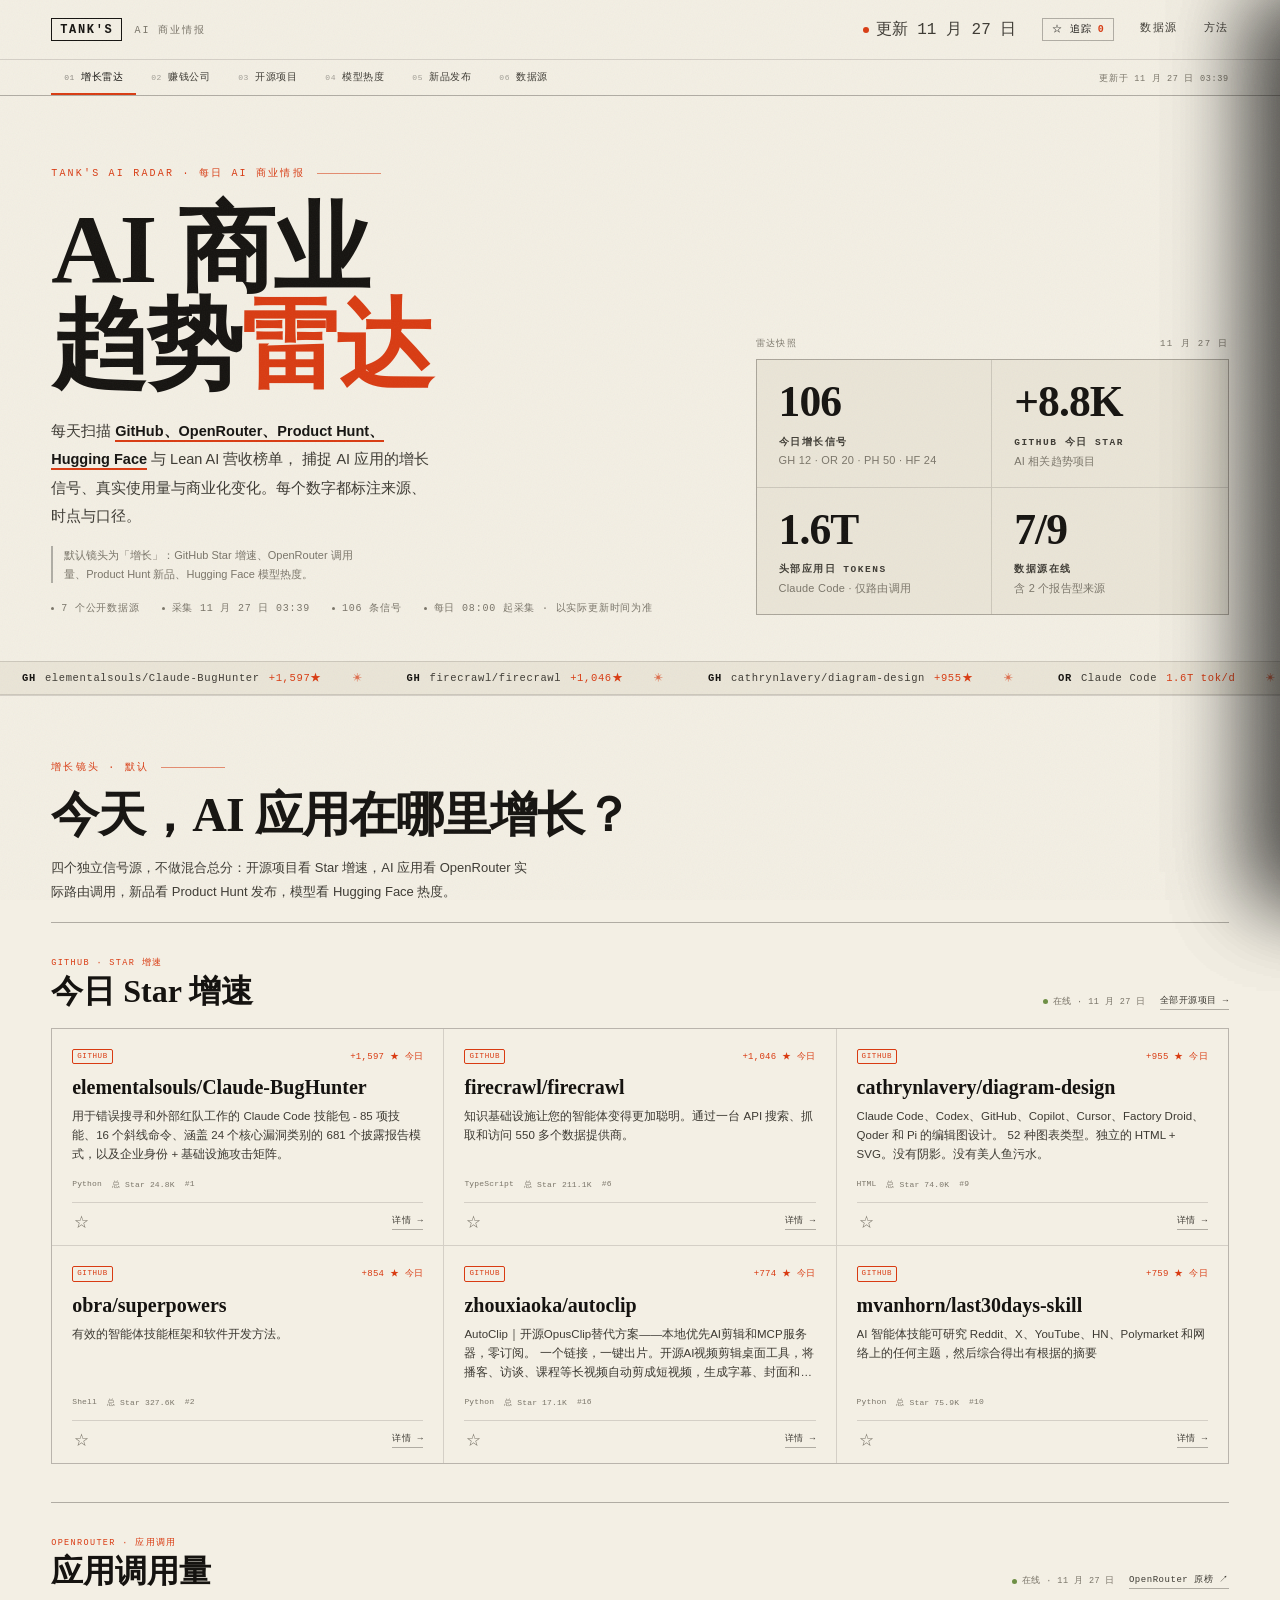
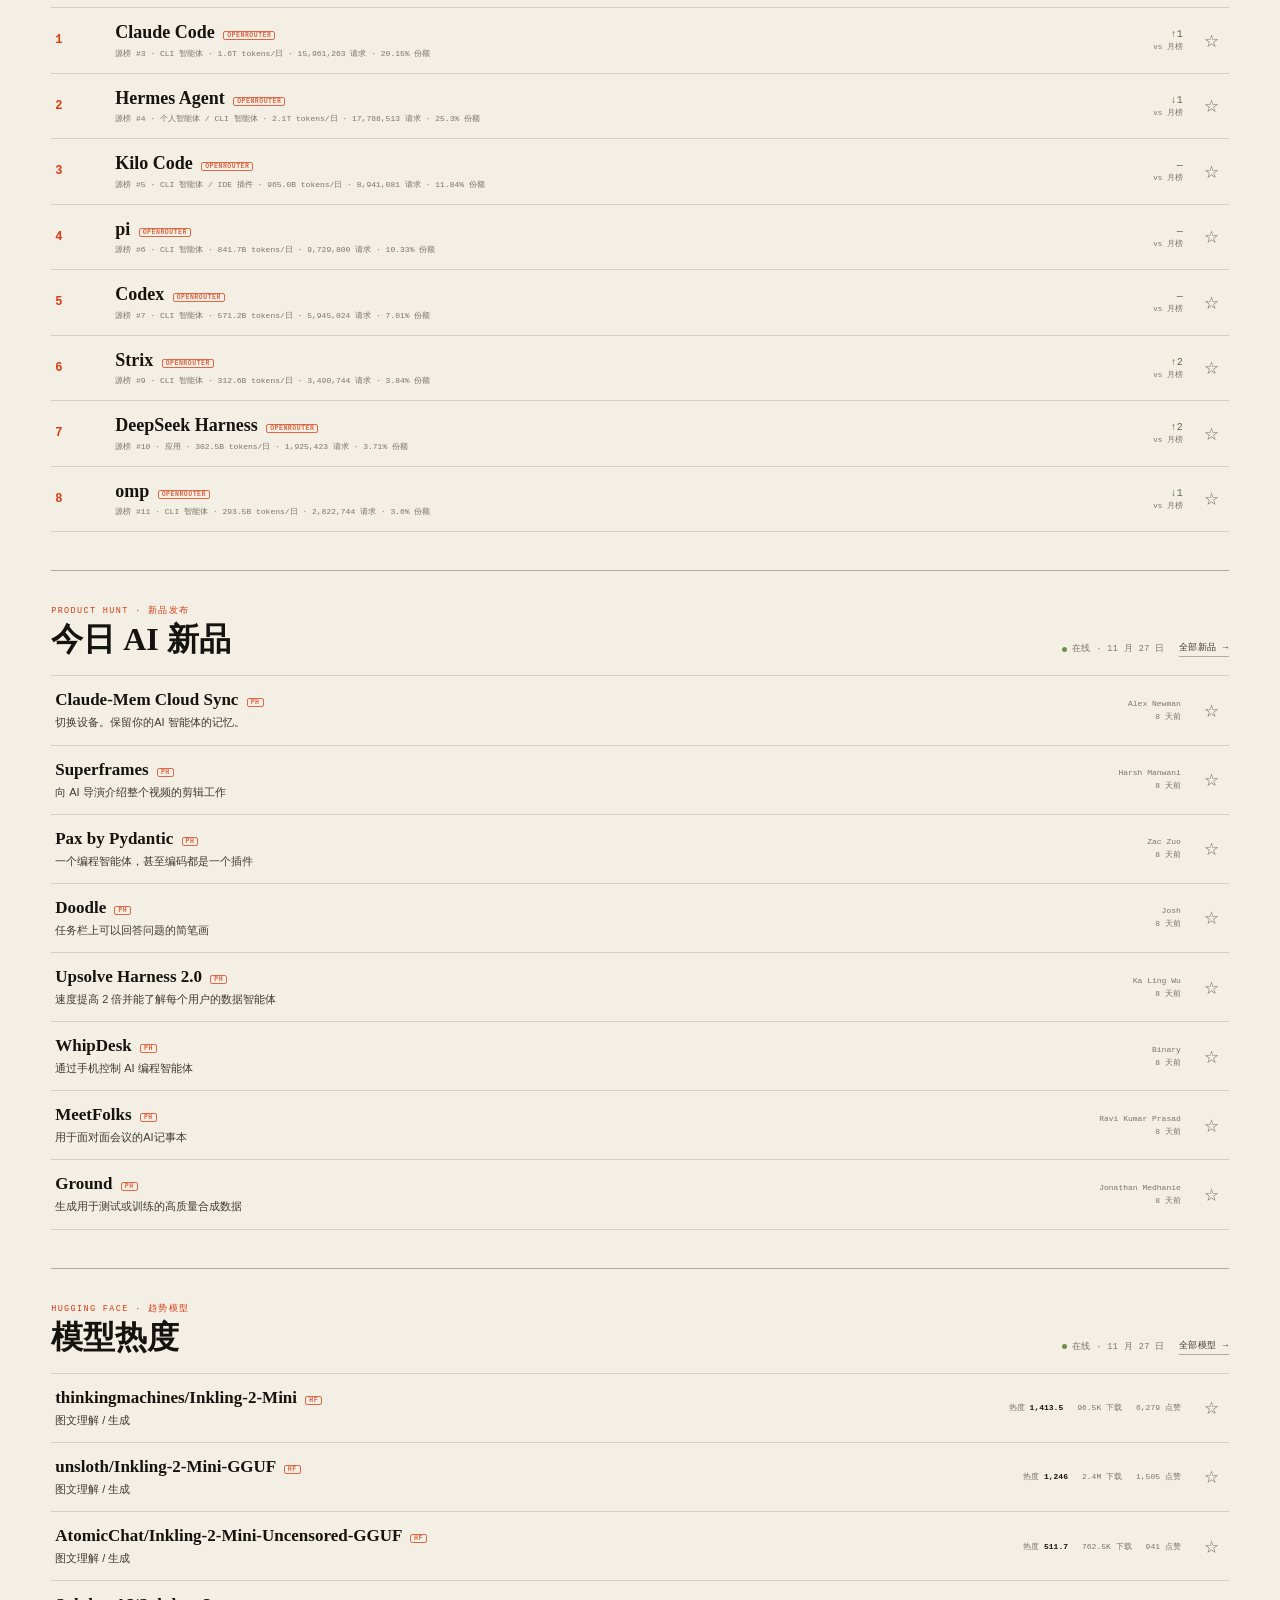
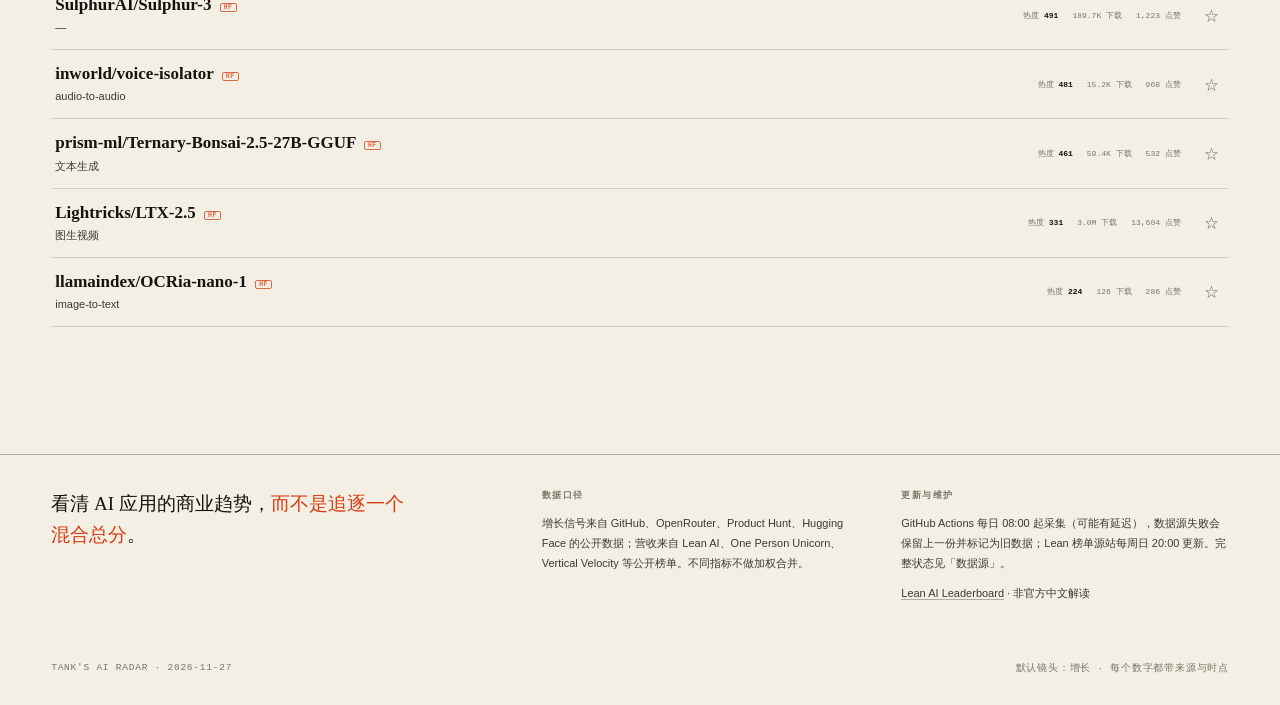
<file: index.html>
<!DOCTYPE html>
<html lang="zh-CN">
<head>
<meta charset="UTF-8">
<meta name="viewport" content="width=device-width, initial-scale=1.0">
<meta name="theme-color" content="#f3efe4">
<title>Tank's AI Radar · AI 商业趋势雷达</title>
<meta name="description" content="Tank's AI Radar：每日扫描 GitHub、OpenRouter、Product Hunt、Hugging Face 与 Lean AI 榜单，捕捉 AI 应用的增长信号与商业趋势。">
<meta property="og:title" content="Tank's AI Radar · AI 商业趋势雷达">
<meta property="og:description" content="每日 AI 应用增长信号：GitHub Star 增速、OpenRouter 调用量、Product Hunt 新品、Hugging Face 模型热度与 Lean AI 营收榜。">
<meta property="og:type" content="website">
<style>
:root{
  --paper:#f3efe4;
  --paper-2:#eae5d7;
  --paper-3:#e2dccb;
  --ink:#151310;
  --ink-2:#3d3a33;
  --muted:#7a7569;
  --line:rgba(21,19,16,.14);
  --line-strong:rgba(21,19,16,.3);
  --accent:#d93b12;
  --accent-ink:#b32f0c;
  --olive:#5d6b45;
  --serif:"Songti SC","STSong","Noto Serif SC","Source Han Serif SC","SimSun","宋体","Times New Roman",serif;
  --sans:"PingFang SC","Hiragino Sans GB","Source Han Sans SC","Microsoft YaHei","微软雅黑","Helvetica Neue",Arial,sans-serif;
  --mono:"SF Mono","IBM Plex Mono","JetBrains Mono",Menlo,Consolas,monospace;
  --drawer-bg:#14120f;
  --drawer-fg:#f1ecdf;
  --drawer-muted:#a8a193;
  --drawer-line:rgba(241,236,223,.16);
}
*{box-sizing:border-box;margin:0;padding:0}
html{scroll-behavior:smooth}
body{
  background:var(--paper);
  color:var(--ink);
  font-family:var(--sans);
  -webkit-font-smoothing:antialiased;
  text-rendering:optimizeLegibility;
  overflow-x:hidden;
}
body::before{
  content:"";
  position:fixed;
  inset:0;
  z-index:9999;
  pointer-events:none;
  opacity:.05;
  background-image:url("data:image/svg+xml,%3Csvg xmlns='http://www.w3.org/2000/svg' width='160' height='160'%3E%3Cfilter id='n'%3E%3CfeTurbulence type='fractalNoise' baseFrequency='.82' numOctaves='3' stitchTiles='stitch'/%3E%3C/filter%3E%3Crect width='160' height='160' filter='url(%23n)'/%3E%3C/svg%3E");
}
::selection{background:var(--accent);color:var(--paper)}
button{font:inherit;color:inherit;background:none;border:0;cursor:pointer}
a{color:inherit}
input{font:inherit;color:inherit}
.mono{font-family:var(--mono);font-variant-numeric:tabular-nums}

/* ============ masthead ============ */
.masthead{
  display:flex;align-items:center;justify-content:space-between;
  padding:18px clamp(20px,4vw,56px);
  border-bottom:1px solid var(--line);
  position:relative;z-index:20;
}
.brand{display:flex;align-items:baseline;gap:12px;text-decoration:none}
.brand-mark{
  font-family:var(--mono);font-size:12px;font-weight:600;letter-spacing:.14em;
  border:1px solid var(--ink);padding:5px 8px 4px;line-height:1;
}
.brand-sub{font-family:var(--mono);font-size:10px;letter-spacing:.2em;color:var(--muted);text-transform:uppercase}
.mastnav{display:flex;gap:26px;align-items:center}
.mastnav a{
  font-family:var(--mono);font-size:10.5px;letter-spacing:.14em;text-transform:uppercase;
  text-decoration:none;color:var(--ink-2);border-bottom:1px solid transparent;padding-bottom:2px;
  transition:.2s;
}
.mastnav a:hover{color:var(--accent);border-color:var(--accent)}
.mastnav .live{display:inline-flex;align-items:center;gap:7px;color:var(--ink-2)}
.mastnav .live::before{content:"";width:6px;height:6px;border-radius:50%;background:var(--accent);animation:pulse 2.4s infinite}
@keyframes pulse{0%,100%{opacity:1}50%{opacity:.25}}

/* ============ hero ============ */
.hero{
  padding:clamp(34px,5.5vw,72px) clamp(20px,4vw,56px) 0;
  border-bottom:1px solid var(--line);
  position:relative;
}
.hero-grid{display:grid;grid-template-columns:minmax(0,1.15fr) minmax(360px,.85fr);gap:clamp(28px,5vw,72px);align-items:end}
.kicker{
  font-family:var(--mono);font-size:10px;letter-spacing:.22em;text-transform:uppercase;
  color:var(--accent);display:flex;align-items:center;gap:12px;margin-bottom:22px;
}
.kicker::after{content:"";height:1px;width:64px;background:var(--accent);opacity:.55}
h1{
  font-family:var(--serif);font-weight:600;font-size:clamp(50px,7.6vw,104px);
  line-height:.98;letter-spacing:-.02em;margin-bottom:24px;
}
h1 em{font-style:normal;color:var(--accent)}
.hero-intro{max-width:47ch;font-size:14.5px;line-height:1.95;color:var(--ink-2)}
.hero-intro b{font-weight:600;color:var(--ink);border-bottom:2px solid var(--accent);padding-bottom:1px}
.hero-note{
  margin-top:16px;padding-left:11px;border-left:2px solid var(--line-strong);
  font-size:11px;line-height:1.7;color:var(--muted);max-width:52ch;
}
.hero-meta{
  margin-top:18px;display:flex;flex-wrap:wrap;gap:8px 22px;
  font-family:var(--mono);font-size:10px;letter-spacing:.08em;color:var(--muted);
}
.hero-meta span{display:inline-flex;align-items:center;gap:7px}
.hero-meta span::before{content:"";width:3px;height:3px;background:var(--muted);border-radius:50%}

.stats-wrap{align-self:end}
.stats-cap{
  display:flex;justify-content:space-between;font-family:var(--mono);font-size:9px;
  letter-spacing:.16em;color:var(--muted);padding-bottom:9px;text-transform:uppercase;
}
.stats{
  display:grid;grid-template-columns:1fr 1fr;
  border:1px solid var(--line-strong);
  background:var(--paper-2);
}
.stat{
  padding:20px 22px 18px;
  border-right:1px solid var(--line);
  border-bottom:1px solid var(--line);
  position:relative;
}
.stat:nth-child(2n){border-right:0}
.stat:nth-last-child(-n+2){border-bottom:0}
.stat-value{
  font-family:var(--serif);font-size:clamp(34px,3.4vw,46px);font-weight:600;
  line-height:1;letter-spacing:-.02em;font-variant-numeric:tabular-nums;
}
.stat-value small{font-size:.46em;font-family:var(--mono);letter-spacing:0;margin-left:2px;font-weight:500}
.stat-label{
  margin-top:12px;font-family:var(--mono);font-size:9.5px;letter-spacing:.16em;
  text-transform:uppercase;color:var(--ink-2);font-weight:600;
}
.stat-note{margin-top:5px;font-size:11px;color:var(--muted);letter-spacing:.02em}

.ticker{
  margin:clamp(30px,4vw,46px) calc(clamp(20px,4vw,56px) * -1) 0;
  border-top:1px solid var(--line);border-bottom:1px solid var(--line);
  overflow:hidden;background:var(--paper-2);position:relative;
}
.ticker-track{display:flex;width:max-content;animation:marquee 76s linear infinite}
.ticker:hover .ticker-track{animation-play-state:paused}
.ticker-seq{display:flex;align-items:center;flex:0 0 auto;padding:9px 0}
.ticker-item{
  display:inline-flex;align-items:center;gap:9px;padding:0 22px;
  font-family:var(--mono);font-size:10.5px;letter-spacing:.06em;color:var(--ink-2);white-space:nowrap;
}
.ticker-item b{color:var(--ink);font-weight:600}
.ticker-item .t-accent{color:var(--accent)}
.ticker-item::after{content:"✳";color:var(--accent);opacity:.7;margin-left:22px;font-size:9px}
@keyframes marquee{from{transform:translateX(0)}to{transform:translateX(-50%)}}

/* ============ controls ============ */
.controls{
  position:sticky;top:0;z-index:18;
  background:rgba(243,239,228,.92);
  backdrop-filter:blur(10px);-webkit-backdrop-filter:blur(10px);
  border-bottom:1px solid var(--line-strong);
  padding:14px clamp(20px,4vw,56px) 13px;
}
.controls-row{display:flex;align-items:center;gap:16px;flex-wrap:wrap}
.search{
  display:flex;align-items:center;gap:9px;min-width:220px;flex:1 1 260px;max-width:360px;
  border-bottom:1px solid var(--line-strong);padding-bottom:6px;
}
.search svg{flex:0 0 auto;opacity:.55}
.search input{
  border:0;outline:0;background:transparent;width:100%;font-size:13px;letter-spacing:.01em;
}
.search input::placeholder{color:var(--muted)}
.search-count{
  font-family:var(--mono);font-size:9.5px;letter-spacing:.1em;color:var(--muted);white-space:nowrap;
}
.chips{display:flex;gap:6px;flex-wrap:wrap;flex:1 1 auto}
.chip{
  font-size:11.5px;letter-spacing:.02em;padding:5px 11px;border:1px solid transparent;
  color:var(--ink-2);border-radius:999px;transition:.18s;white-space:nowrap;
}
.chip:hover{border-color:var(--line-strong)}
.chip.active{background:var(--ink);color:var(--paper);border-color:var(--ink)}
#closeBtn{color:#ff6a3d;border-color:rgba(255,106,61,.6)}
#closeBtn:hover{color:#14120f;background:#ff6a3d;border-color:#ff6a3d}
.chip .n{font-family:var(--mono);font-size:9px;opacity:.55;margin-left:4px}
.controls-right{display:flex;align-items:center;gap:12px;margin-left:auto}
.sort-wrap{position:relative;display:flex;align-items:center;gap:8px}
.sort-wrap label{font-family:var(--mono);font-size:9px;letter-spacing:.14em;text-transform:uppercase;color:var(--muted)}
.sort-wrap select{
  appearance:none;background:transparent;border:0;border-bottom:1px solid var(--line-strong);
  font-size:11.5px;padding:3px 22px 5px 0;outline:0;cursor:pointer;
  font-family:var(--sans);color:var(--ink);
}
.sort-wrap::after{content:"▾";position:absolute;right:0;bottom:6px;font-size:9px;pointer-events:none}
.viewtoggle{display:flex;border:1px solid var(--line-strong)}
.viewtoggle button{
  width:32px;height:28px;display:grid;place-items:center;color:var(--muted);transition:.18s;
}
.viewtoggle button + button{border-left:1px solid var(--line-strong)}
.viewtoggle button.active{background:var(--ink);color:var(--paper)}
.viewtoggle svg{width:13px;height:13px}

/* ============ board ============ */
.board{padding:0 clamp(20px,4vw,56px)}
.grid{
  display:grid;grid-template-columns:repeat(3,minmax(0,1fr));
  gap:1px;background:var(--line);border:1px solid var(--line);border-top:0;
}
.card{
  background:var(--paper);padding:24px 24px 18px;display:flex;flex-direction:column;
  min-height:236px;position:relative;cursor:pointer;transition:background .22s,color .22s;
  animation:rise .5s cubic-bezier(.2,.7,.2,1) both;animation-delay:calc(var(--i) * 14ms);
}
@keyframes rise{from{opacity:0;transform:translateY(10px)}to{opacity:1;transform:none}}
.card::after{
  content:"";position:absolute;left:0;right:0;bottom:0;height:2px;background:var(--accent);
  transform:scaleX(0);transform-origin:left;transition:transform .28s ease;
}
.card:hover{background:var(--ink);color:var(--paper)}
.card:focus-visible{outline:2px solid var(--accent);outline-offset:-2px}
.card:hover::after{transform:scaleX(1)}
.card:hover .card-value{color:#c8c2b4}
.card:hover .card-metrics span,.card:hover .card-foot{color:#9c9587}
.card:hover .card-metrics b{color:var(--paper)}
.card:hover .rank{color:#ff6a3d}
.card:hover .name{color:var(--paper)}
.card:hover .name::after{transform:scaleX(1);transform-origin:left}
.card-top{display:flex;align-items:center;justify-content:space-between;margin-bottom:19px}
.rank{
  font-family:var(--mono);font-size:11px;letter-spacing:.05em;color:var(--accent);font-weight:600;
}
.rank::before{content:"NO.";opacity:.5;margin-right:3px;font-size:8.5px;letter-spacing:.1em}
.card-tags{display:inline-flex;align-items:center;gap:7px;flex-wrap:wrap;justify-content:flex-end}
.cat{
  font-family:var(--mono);font-size:9px;letter-spacing:.12em;text-transform:uppercase;color:var(--muted);
  display:inline-flex;align-items:center;gap:6px;
}
.status-tag{
  font-family:var(--mono);font-size:8px;letter-spacing:.06em;color:var(--accent);
  border:1px solid currentColor;border-radius:2px;padding:1px 4px;line-height:1.52;white-space:nowrap;
}
.cat::before{content:"";width:4px;height:4px;background:var(--accent);border-radius:50%}
.card:hover .cat{color:#9c9587}
.card:hover .status-tag{color:#ff8a63}
.name{
  font-family:var(--serif);font-size:clamp(21px,2vw,26px);font-weight:600;line-height:1.15;
  letter-spacing:-.01em;margin-bottom:12px;position:relative;display:inline;
  width:fit-content;max-width:100%;
}
.name::after{
  content:"";position:absolute;left:0;right:0;bottom:1px;height:1px;background:currentColor;
  transform:scaleX(0);transform-origin:right;transition:transform .3s ease;
}
.card-value{
  font-size:13px;line-height:1.75;color:var(--ink-2);margin-bottom:auto;
  display:-webkit-box;-webkit-line-clamp:3;-webkit-box-orient:vertical;overflow:hidden;
}
.card-metrics{
  display:grid;grid-template-columns:repeat(3,1fr);gap:8px;margin-top:20px;
  padding-top:14px;border-top:1px solid var(--line);
}
.card:hover .card-metrics{border-color:rgba(241,236,223,.2)}
.card-metrics div{display:flex;flex-direction:column;gap:4px}
.card-metrics b{font-family:var(--mono);font-size:14px;font-weight:600;letter-spacing:-.02em;line-height:1}
.card-metrics span{font-size:9px;letter-spacing:.08em;color:var(--muted)}
.card-foot{
  display:flex;align-items:center;justify-content:space-between;margin-top:16px;
  font-size:10px;color:var(--muted);letter-spacing:.02em;
}
.card-foot .open{
  font-family:var(--mono);font-size:10px;letter-spacing:.08em;display:inline-flex;align-items:center;gap:5px;
}
.card-foot .open svg{transition:transform .2s}
.card:hover .open svg{transform:translate(2px,-2px)}

.cta-card{
  grid-column:span 2;
  background:var(--paper-2);padding:24px;display:flex;flex-direction:column;justify-content:space-between;
  gap:22px;min-height:236px;text-decoration:none;position:relative;transition:background .22s,color .22s;
}
.cta-card:hover{background:var(--ink);color:var(--paper)}
.cta-card:focus-visible{outline:2px solid var(--accent);outline-offset:-2px}
.cta-card .rank{color:var(--accent)}
.cta-card h2{
  font-family:var(--serif);font-size:clamp(21px,2vw,26px);font-weight:600;line-height:1.3;
  margin-bottom:10px;letter-spacing:-.01em;
}
.cta-card p{font-size:12px;line-height:1.8;color:var(--ink-2)}
.cta-card:hover p{color:#b8b1a3}
.cta-card .cta-top{display:flex;justify-content:space-between;align-items:center}
.cta-card .cat{color:var(--muted)}
.cta-card:hover .cat{color:#9c9587}
.cta-foot{
  display:flex;justify-content:space-between;align-items:center;
  border-top:1px solid var(--line);padding-top:14px;
  font-family:var(--mono);font-size:10px;letter-spacing:.1em;color:var(--accent);
}
.cta-card:hover .cta-foot{border-color:rgba(241,236,223,.2)}
.cta-card:hover .cta-foot{color:#ff8a63}

/* ============ table ============ */
.table-wrap{display:none;border:1px solid var(--line);border-top:0;overflow:visible}
.table-wrap.visible{display:block}
.table-hint{
  display:none;padding:9px 12px;border:1px solid var(--line);border-top:0;
  font-family:var(--mono);font-size:8.5px;letter-spacing:.14em;color:var(--muted);text-align:center;
}
.grid.hidden{display:none}
table{width:100%;border-collapse:collapse;min-width:820px}
thead th{
  position:sticky;top:57px;background:var(--paper-2);z-index:2;
  font-family:var(--mono);font-size:8.5px;letter-spacing:.13em;text-transform:uppercase;
  color:var(--muted);text-align:left;font-weight:500;padding:11px 14px;border-bottom:1px solid var(--line-strong);
  white-space:nowrap;
}
tbody td{padding:12px 14px;border-bottom:1px solid var(--line);font-size:12px;vertical-align:middle}
tbody tr{cursor:pointer;transition:background .15s,color .15s}
tbody tr:hover{background:var(--ink);color:var(--paper)}
tbody tr:focus-visible{outline:2px solid var(--accent);outline-offset:-2px}
tbody tr:hover .t-name,tbody tr:hover .t-value{color:var(--paper)}
tbody tr:hover .t-sub{color:#9c9587}
tbody tr:hover .t-rank{color:#ff6a3d}
.t-rank{font-family:var(--mono);font-size:10px;color:var(--accent);width:44px}
.t-name{font-family:var(--serif);font-size:16px;font-weight:600;white-space:nowrap}
.t-sub{font-size:9.5px;color:var(--muted);margin-top:2px;letter-spacing:.02em}
.t-value{max-width:330px;font-size:11.5px;line-height:1.55;color:var(--ink-2)}
.t-num{font-family:var(--mono);font-size:11px;white-space:nowrap;font-variant-numeric:tabular-nums}
.t-cat{font-size:10px;color:var(--muted);white-space:nowrap}
.t-status{
  display:inline-block;margin-left:7px;vertical-align:2px;font-family:var(--mono);font-size:7.5px;
  letter-spacing:.05em;color:var(--accent);border:1px solid currentColor;border-radius:2px;padding:1px 3px;
}
.t-dot{display:inline-block;width:5px;height:5px;border-radius:50%;background:var(--olive);margin-right:5px;vertical-align:1px}

/* ============ empty / footer ============ */
.empty{display:none;padding:70px 20px;text-align:center;border:1px solid var(--line);border-top:0}
.empty.visible{display:block}
.empty h3{font-family:var(--serif);font-size:24px;font-weight:600;margin-bottom:8px}
.empty p{font-size:12px;color:var(--muted)}
footer.page,footer.site-footer{
  margin-top:clamp(48px,7vw,90px);border-top:1px solid var(--line-strong);
  padding:34px clamp(20px,4vw,56px) 44px;
  display:grid;grid-template-columns:1.4fr 1fr 1fr;gap:32px;
}
.foot-lead{font-family:var(--serif);font-size:19px;line-height:1.6;max-width:38ch}
.foot-lead span{color:var(--accent)}
.foot-col h4{
  font-family:var(--mono);font-size:9px;letter-spacing:.16em;text-transform:uppercase;
  color:var(--muted);margin-bottom:12px;
}
.foot-col p,.foot-col li{font-size:11px;line-height:1.8;color:var(--ink-2)}
.foot-col ul{list-style:none}
.foot-col a{text-decoration:none;border-bottom:1px solid var(--line-strong);transition:.2s}
.foot-col a:hover{color:var(--accent);border-color:var(--accent)}
.copyright{
  padding:14px clamp(20px,4vw,56px) 30px;font-family:var(--mono);font-size:9.5px;
  letter-spacing:.08em;color:var(--muted);display:flex;justify-content:space-between;gap:20px;flex-wrap:wrap;
}

/* ============ drawer ============ */
.backdrop{
  position:fixed;inset:0;background:rgba(15,13,10,.5);backdrop-filter:blur(3px);
  opacity:0;pointer-events:none;transition:opacity .35s;z-index:90;
}
.backdrop.open{opacity:1;pointer-events:auto}
.drawer{
  position:fixed;top:0;right:0;bottom:0;width:min(640px,100vw);background:var(--drawer-bg);
  color:var(--drawer-fg);z-index:100;transform:translateX(101%);
  transition:transform .48s cubic-bezier(.2,.8,.2,1);
  overflow-y:auto;overscroll-behavior:contain;
  box-shadow:-30px 0 80px rgba(0,0,0,.35);
  scrollbar-width:thin;scrollbar-color:#5e574a transparent;
}
.drawer.open{transform:none}
.drawer::-webkit-scrollbar{width:8px}
.drawer::-webkit-scrollbar-thumb{background:#4c4639;border-radius:4px}
.drawer::before{
  content:"";position:absolute;inset:0;pointer-events:none;opacity:.06;
  background-image:url("data:image/svg+xml,%3Csvg xmlns='http://www.w3.org/2000/svg' width='160' height='160'%3E%3Cfilter id='n'%3E%3CfeTurbulence type='fractalNoise' baseFrequency='.82' numOctaves='3' stitchTiles='stitch'/%3E%3C/filter%3E%3Crect width='160' height='160' filter='url(%23n)'/%3E%3C/svg%3E");
}
.drawer-top{
  position:sticky;top:0;z-index:5;display:flex;align-items:center;justify-content:space-between;
  padding:14px 26px;background:rgba(20,18,15,.94);backdrop-filter:blur(8px);
  border-bottom:1px solid var(--drawer-line);
}
.drawer-top .idx{font-family:var(--mono);font-size:9.5px;letter-spacing:.14em;color:var(--drawer-muted)}
.drawer-top .idx b{color:var(--drawer-fg);font-weight:600}
.drawer-actions{display:flex;align-items:center;gap:6px}
.iconbtn{
  width:32px;height:32px;border:1px solid var(--drawer-line);border-radius:50%;
  display:grid;place-items:center;color:var(--drawer-muted);transition:.2s;
}
.iconbtn:hover{color:var(--drawer-fg);border-color:var(--drawer-fg);transform:rotate(90deg)}
.iconbtn:focus-visible{outline:2px solid #ff6a3d;outline-offset:3px}
.chip:focus-visible,select:focus-visible,input:focus-visible{outline:2px solid var(--accent);outline-offset:2px}
.iconbtn.nav:hover{transform:none;background:rgba(241,236,223,.08)}
.iconbtn svg{width:13px;height:13px}
.drawer-inner{padding:30px clamp(22px,5vw,44px) 50px;position:relative}
.drawer-cat{
  font-family:var(--mono);font-size:9.5px;letter-spacing:.2em;text-transform:uppercase;
  color:#ff6a3d;display:flex;align-items:center;gap:10px;margin-bottom:16px;
}
.drawer-cat::after{content:"";height:1px;flex:1;background:var(--drawer-line)}
.drawer h2{
  font-family:var(--serif);font-size:clamp(36px,5vw,50px);font-weight:600;line-height:1.04;
  letter-spacing:-.02em;margin-bottom:10px;
}
.drawer-sub{font-size:11.5px;color:var(--drawer-muted);letter-spacing:.02em;display:flex;flex-wrap:wrap;gap:5px 14px}
.drawer-sub span{display:inline-flex;align-items:center;gap:6px}
.drawer-sub span::before{content:"/";opacity:.4}
.drawer-sub span:first-child::before{display:none}
.status-banner{
  margin-top:18px;padding:10px 13px;border:1px solid rgba(255,106,61,.38);
  background:rgba(255,106,61,.07);font-size:11px;line-height:1.75;color:#e7c0b2;
}
.status-banner span{
  display:inline-block;margin-right:7px;font-family:var(--mono);font-size:9px;letter-spacing:.1em;
  color:#ff6a3d;text-transform:uppercase;
}
.drawer-value{
  margin:26px 0 4px;padding:18px 20px;border-left:2px solid var(--accent);
  background:rgba(241,236,223,.045);
  font-family:var(--serif);font-size:20px;line-height:1.6;letter-spacing:.01em;
}
.drawer-value .q{color:#ff6a3d;font-family:var(--mono);font-size:11px;letter-spacing:.1em;display:block;margin-bottom:8px;text-transform:uppercase}
.drawer-metrics{
  display:grid;grid-template-columns:repeat(4,1fr);gap:1px;background:var(--drawer-line);
  border:1px solid var(--drawer-line);margin:26px 0 2px;
}
.dm{background:var(--drawer-bg);padding:13px 12px 12px}
.dm b{display:block;font-family:var(--mono);font-size:15px;font-weight:600;letter-spacing:-.02em;white-space:nowrap;overflow:hidden;text-overflow:ellipsis}
.dm span{display:block;font-size:8.5px;letter-spacing:.1em;color:var(--drawer-muted);margin-top:5px;text-transform:uppercase}
.section{padding:28px 0 2px;border-top:1px solid var(--drawer-line);margin-top:26px}
.section-head{display:flex;align-items:baseline;gap:12px;margin-bottom:14px}
.section-num{font-family:var(--mono);font-size:9px;letter-spacing:.1em;color:#ff6a3d}
.section h3{font-family:var(--serif);font-size:19px;font-weight:600;letter-spacing:.02em}
.section p{font-size:13.5px;line-height:1.98;color:#d6d0c3;letter-spacing:.01em;text-align:justify}
.section .tagline{
  font-family:var(--mono);font-size:9px;letter-spacing:.14em;color:var(--drawer-muted);
  text-transform:uppercase;margin-top:12px;
}
.drawer-foot{
  margin-top:34px;padding-top:20px;border-top:1px solid var(--drawer-line);
  display:flex;flex-wrap:wrap;align-items:center;gap:10px 18px;
  font-family:var(--mono);font-size:9px;letter-spacing:.06em;color:var(--drawer-muted);
}
.conf{display:inline-flex;align-items:center;gap:6px}
.conf i{width:5px;height:5px;border-radius:50%;display:inline-block}
.conf.high i{background:#93b06a}.conf.medium i{background:#d9a441}.conf.low i{background:#c4533e}
.drawer-sources{margin-top:16px;display:flex;flex-direction:column;gap:5px}
.drawer-sources a{
  font-family:var(--mono);font-size:10px;line-height:1.5;color:#bdb5a5;text-decoration:none;
  border-bottom:1px solid transparent;word-break:break-all;transition:.2s;
}
.drawer-sources a:hover{color:#ff6a3d;border-color:#ff6a3d}
.drawer-sources .src-label{font-family:var(--mono);font-size:9px;letter-spacing:.14em;color:var(--drawer-muted);margin-bottom:4px;text-transform:uppercase}
.drawer-note{
  margin-top:18px;font-size:10.5px;line-height:1.8;color:#8f887a;
}
.drawer-nav{display:flex;gap:10px;margin-top:26px}
.drawer-nav button{
  flex:1;border:1px solid var(--drawer-line);padding:11px 14px;text-align:left;
  display:flex;flex-direction:column;gap:4px;transition:.2s;
}
.drawer-nav button:hover:not(:disabled){border-color:var(--drawer-fg);background:rgba(241,236,223,.05)}
.drawer-nav button:disabled{opacity:.3;cursor:default}
.drawer-nav small{font-family:var(--mono);font-size:8px;letter-spacing:.12em;color:var(--drawer-muted)}
.drawer-nav span{font-family:var(--serif);font-size:14px;letter-spacing:.01em}
.drawer-nav .next{text-align:right;align-items:flex-end}

@media (max-width:1080px){
  .table-wrap{overflow-x:auto}
  .table-wrap.visible + .table-hint{display:block}
  thead th{top:0}
  .hero-grid{grid-template-columns:1fr;align-items:start}
  .stats{max-width:560px}
  .grid{grid-template-columns:repeat(2,minmax(0,1fr))}
  footer.page,footer.site-footer{grid-template-columns:1fr 1fr}
}
@media (max-width:720px){
  .mastnav a:not(.live){display:none}
  .brand-sub{display:none}
  h1{font-size:clamp(44px,13vw,64px)}
  .grid{grid-template-columns:1fr}
  .card{min-height:0;padding:20px 20px 16px}
  .cta-card{grid-column:span 1;min-height:0}
  .controls{padding:12px 20px}
  .controls-right{width:100%;justify-content:space-between}
  .search{max-width:none}
  .chips{flex-wrap:nowrap;overflow-x:auto;scrollbar-width:none}
  .chips::-webkit-scrollbar{display:none}
  .drawer{width:100vw}
  .drawer-metrics{grid-template-columns:repeat(2,1fr)}
  footer.page,footer.site-footer{grid-template-columns:1fr;gap:24px}
}
@media (prefers-reduced-motion:reduce){
  *,*::before,*::after{animation-duration:.01ms !important;animation-iteration-count:1 !important;transition-duration:.01ms !important;scroll-behavior:auto !important}
}
/* ============================================================
   tracker / watchlist / news additions
   ============================================================ */
body.no-scroll{overflow:hidden}

/* masthead tracker */
.tracker-btn{
  font-family:var(--mono);font-size:10px;letter-spacing:.08em;color:var(--ink);
  border:1px solid var(--line-strong);padding:5px 9px 4px;line-height:1.2;
  display:inline-flex;align-items:center;gap:6px;transition:.18s;white-space:nowrap;
}
.tracker-btn b{color:var(--accent);font-weight:600}
.tracker-btn:hover{background:var(--ink);color:var(--paper);border-color:var(--ink)}
.tracker-btn:hover b{color:var(--paper)}

/* watch star on cards */
.foot-right{display:inline-flex;align-items:center;gap:8px}
.watch{
  font-size:15px;line-height:1;color:var(--muted);padding:1px 2px;transition:.18s;
  border:0;background:none;cursor:pointer;
}
.watch:hover{color:var(--accent);transform:scale(1.15)}
.watch.on{color:var(--accent)}
.card:hover .watch{color:#9c9587}
.card:hover .watch.on{color:#ff8a63}
.card:hover .watch:hover{color:#ff8a63}

/* watch star in table */
.t-watch{
  font-size:12px;line-height:1;color:var(--muted);padding:0;margin-right:6px;
  vertical-align:2px;border:0;background:none;cursor:pointer;transition:.15s;
}
.t-watch:hover{color:var(--accent)}
.t-watch.on{color:var(--accent)}
tbody tr:hover .t-watch{color:#9c9587}
tbody tr:hover .t-watch.on{color:#ff8a63}

/* drawer action links + facts */
.drawer-links{display:flex;flex-wrap:wrap;gap:7px;margin-top:18px}
.pill-link{
  display:inline-flex;align-items:center;gap:5px;border:1px solid var(--drawer-line);
  background:transparent;color:#cfc9bd;text-decoration:none;
  font-family:var(--mono);font-size:9.5px;letter-spacing:.05em;padding:6px 9px 5px;
  transition:.18s;line-height:1.2;
}
.pill-link:hover{border-color:#ff6a3d;color:#ff8a63}
.pill-link.watch-pill.on{border-color:#ff6a3d;color:#ff8a63}
.drawer-facts{
  display:grid;grid-template-columns:1fr 1fr;column-gap:32px;position:relative;
  border-top:1px solid var(--drawer-line);border-bottom:1px solid var(--drawer-line);
  margin-top:14px;
}
.drawer-facts div{
  display:flex;justify-content:space-between;gap:10px;align-items:baseline;
  padding:9px 0;font-size:10.5px;color:#cfc9bd;border-bottom:1px dotted rgba(241,236,223,.1);
}
.drawer-facts div:nth-last-child(-n+2){border-bottom:0}
@media (min-width:721px){
  .drawer-facts::before{content:"";position:absolute;left:50%;top:8px;bottom:8px;width:1px;background:var(--drawer-line);pointer-events:none}
}
.drawer-facts span{font-family:var(--mono);font-size:8.5px;letter-spacing:.1em;color:var(--drawer-muted);text-transform:uppercase;white-space:nowrap}
.drawer-facts a{color:#bdb5a5;text-decoration:none;border-bottom:1px solid transparent;transition:.18s;text-align:right;word-break:break-all}
.drawer-facts a:hover{color:#ff8a63;border-color:#ff6a3d}

/* layer z-index */
#trackerBackdrop{z-index:105}
#tracker{z-index:110}
#addBackdrop{z-index:115}
#addPanel{z-index:120}
#newsBackdrop{z-index:145}
#newsPanel{z-index:150}
#toast{z-index:200}

/* ============================================================
   tracker drawer
   ============================================================ */
.tracker-sub{font-size:12px;line-height:1.75;color:var(--drawer-muted);margin:10px 0 22px;max-width:48ch}
.sync-card{
  border:1px solid var(--drawer-line);background:rgba(241,236,223,.035);
  padding:15px 16px 13px;margin-bottom:20px;
}
.sync-head{display:flex;align-items:center;gap:8px;font-size:11px;color:#e9e3d5}
.sync-head b{font-weight:600;letter-spacing:.02em}
.sync-dot{width:6px;height:6px;border-radius:50%;background:#93b06a;flex:0 0 auto}
.sync-dot.due{background:#ff6a3d;animation:pulse 2.4s infinite}
.sync-status{margin-left:auto;font-family:var(--mono);font-size:8.5px;letter-spacing:.05em;color:var(--drawer-muted)}
.due-badge{
  font-family:var(--mono);font-size:8px;letter-spacing:.05em;color:#ff8a63;
  border:1px solid currentColor;padding:1px 4px;border-radius:2px;
}
.sync-grid{display:grid;grid-template-columns:repeat(3,1fr);gap:1px;background:var(--drawer-line);margin:14px 0 12px}
.sync-grid>div{background:var(--drawer-bg);padding:9px 10px}
.sync-grid span{display:block;font-family:var(--mono);font-size:8px;letter-spacing:.1em;color:var(--drawer-muted);text-transform:uppercase;margin-bottom:5px}
.sync-grid b{display:block;font-size:11px;font-weight:500;color:#e9e3d5;line-height:1.4}
.sync-actions{display:flex;align-items:center;gap:8px;flex-wrap:wrap}
.btn-solid{
  background:#ff6a3d;color:#14120f;border:1px solid #ff6a3d;
  font-family:var(--mono);font-size:9.5px;letter-spacing:.05em;padding:7px 10px 6px;
  cursor:pointer;transition:.18s;font-weight:600;
}
.btn-solid:hover{background:#ff8a63;border-color:#ff8a63}
.btn-solid:disabled{opacity:.5;cursor:default}
.btn-ghost{
  background:transparent;color:#cfc9bd;border:1px solid var(--drawer-line);
  font-family:var(--mono);font-size:9.5px;letter-spacing:.05em;padding:7px 10px 6px;cursor:pointer;transition:.18s;
}
.btn-ghost:hover{border-color:#ff6a3d;color:#ff8a63}
.auto-toggle{display:inline-flex;align-items:center;gap:5px;font-size:10px;color:var(--drawer-muted);margin-left:2px;cursor:pointer}
.auto-toggle input{accent-color:#ff6a3d}
.sync-note{font-size:9.5px;line-height:1.7;color:#8f887a;margin-top:11px}
.sync-error{font-size:9.5px;line-height:1.6;color:#ff8a63;margin-top:8px}
.sync-backup{display:flex;gap:12px;margin-top:10px;padding-top:9px;border-top:1px dotted rgba(241,236,223,.12)}
.sync-backup button{
  font-family:var(--mono);font-size:8.5px;letter-spacing:.05em;color:var(--drawer-muted);
  border:0;background:none;padding:0;text-decoration:underline;text-underline-offset:3px;cursor:pointer;
}
.sync-backup button:hover{color:#ff8a63}

.track-toolbar{display:flex;align-items:center;justify-content:space-between;margin:4px 0 12px}
.track-toolbar>div{font-family:var(--mono);font-size:9.5px;letter-spacing:.08em;color:var(--drawer-muted);text-transform:uppercase}
.track-count{color:#ff6a3d;font-size:13px;font-weight:600;margin-right:3px}
.track-list{display:flex;flex-direction:column;gap:9px}
.track-item{
  border:1px solid var(--drawer-line);padding:12px 13px 11px;
  background:rgba(241,236,223,.025);transition:.18s;
}
.track-item:hover{border-color:rgba(241,236,223,.32);background:rgba(241,236,223,.04)}
.track-item.is-due{border-left:2px solid #ff6a3d}
.track-head{display:flex;align-items:center;gap:8px}
.type-badge{
  font-family:var(--mono);font-size:7.5px;letter-spacing:.08em;color:#cfc9bd;
  border:1px solid currentColor;padding:1px 4px;border-radius:2px;white-space:nowrap;opacity:.75;
}
.type-badge.github{color:#8fb0ff}
.type-badge.custom{color:#d9a441}
.track-name{
  font-family:var(--serif);font-size:17px;font-weight:600;color:#f1ecdf;
  text-align:left;line-height:1.25;border:0;background:none;cursor:pointer;padding:0;
  overflow:hidden;text-overflow:ellipsis;white-space:nowrap;
}
.track-name:hover{color:#ff8a63}
.due-pill{margin-left:auto;font-family:var(--mono);font-size:8px;letter-spacing:.06em;color:var(--drawer-muted);border:1px solid var(--drawer-line);padding:1px 5px;border-radius:2px;white-space:nowrap}
.due-pill.due{color:#ff8a63;border-color:rgba(255,106,61,.6)}
.track-del{
  width:20px;height:20px;display:grid;place-items:center;border:0;background:none;
  color:var(--drawer-muted);font-size:16px;line-height:1;cursor:pointer;transition:.18s;flex:0 0 auto;
}
.track-del:hover{color:#ff5a3a}
.track-meta{display:flex;flex-wrap:wrap;gap:3px 10px;margin-top:7px;font-family:var(--mono);font-size:8.5px;letter-spacing:.02em;color:var(--drawer-muted)}
.track-meta span{position:relative}
.track-meta span+span::before{content:"·";position:absolute;left:-7px;opacity:.5}
.track-note{font-size:10.5px;line-height:1.6;color:#a8a193;margin-top:7px}
.track-error{font-size:9.5px;line-height:1.6;color:#ff8a63;margin-top:6px}
.track-actions{display:flex;align-items:center;gap:7px;flex-wrap:wrap;margin-top:10px;padding-top:9px;border-top:1px dotted rgba(241,236,223,.12)}
.mini-select{
  background:transparent;color:#cfc9bd;border:1px solid var(--drawer-line);
  font-family:var(--mono);font-size:8.5px;padding:3px 4px;outline:none;cursor:pointer;max-width:86px;
}
.mini-select option{background:#14120f;color:#f1ecdf}
.mini-select:focus{border-color:#ff6a3d}
.track-cycle{font-family:var(--mono);font-size:8px;color:var(--drawer-muted);white-space:nowrap}
.track-spacer{flex:1}
.track-link{font-family:var(--mono);font-size:8.5px;color:#bdb5a5;text-decoration:none;border-bottom:1px solid transparent;white-space:nowrap}
.track-link:hover{color:#ff8a63;border-color:#ff6a3d}
.btn-mini{
  border:1px solid var(--drawer-line);background:transparent;color:#cfc9bd;
  font-family:var(--mono);font-size:8.5px;letter-spacing:.04em;padding:3px 7px;cursor:pointer;transition:.18s;white-space:nowrap;
}
.btn-mini:hover{border-color:#ff6a3d;color:#ff8a63}
.btn-mini:disabled{opacity:.5;cursor:default}
.track-empty{
  border:1px dashed rgba(241,236,223,.25);padding:32px 18px;text-align:center;
  display:flex;flex-direction:column;align-items:center;gap:8px;
}
.track-empty-star{font-size:36px;color:#ff6a3d;line-height:1;margin-bottom:2px}
.track-empty p{font-family:var(--serif);font-size:16px;color:#e9e3d5}
.track-empty p.muted{font-family:var(--sans);font-size:11px;line-height:1.7;color:var(--drawer-muted);max-width:36ch;margin-bottom:6px}
.tracker-foot{margin-top:22px;padding-top:12px;border-top:1px solid var(--drawer-line);font-size:9px;line-height:1.7;color:#7f786a}

/* ============================================================
   add panel form
   ============================================================ */
.seg{display:flex;border:1px solid var(--drawer-line);margin:18px 0 4px}
.seg button{
  flex:1;padding:8px 10px;font-family:var(--mono);font-size:9.5px;letter-spacing:.08em;
  color:var(--drawer-muted);background:transparent;border:0;cursor:pointer;transition:.18s;
}
.seg button+button{border-left:1px solid var(--drawer-line)}
.seg button.active{background:var(--paper);color:var(--ink)}
.field{margin-top:17px}
.field label{
  display:block;font-family:var(--mono);font-size:8.5px;letter-spacing:.12em;
  text-transform:uppercase;color:var(--drawer-muted);margin-bottom:6px;
}
.field label em{color:#ff6a3d;font-style:normal}
.field input,.field select{
  width:100%;background:transparent;border:0;border-bottom:1px solid var(--drawer-line);
  color:#f1ecdf;font-family:var(--sans);font-size:13px;padding:7px 0;outline:none;transition:.18s;
}
.field input::placeholder{color:#6f695d}
.field input:focus,.field select:focus{border-color:#ff6a3d}
.field select option{background:#14120f;color:#f1ecdf}
.form-error{color:#ff8a63;font-size:10px;line-height:1.6;min-height:16px;margin-top:10px}
.form-submit{
  width:100%;margin-top:12px;background:#ff6a3d;border:1px solid #ff6a3d;color:#14120f;
  font-family:var(--mono);font-size:10px;letter-spacing:.1em;padding:12px;cursor:pointer;transition:.18s;
}
.form-submit:hover{background:#ff8a63;border-color:#ff8a63}
.form-submit:disabled{opacity:.55;cursor:default}

/* ============================================================
   news modal
   ============================================================ */
.modal-panel{
  position:fixed;top:8vh;left:50%;width:min(760px,92vw);max-height:84vh;
  background:var(--drawer-bg);color:var(--drawer-fg);z-index:130;
  transform:translate(-50%,14px);opacity:0;pointer-events:none;
  transition:opacity .3s,transform .38s cubic-bezier(.2,.8,.2,1);
  overflow-y:auto;overscroll-behavior:contain;box-shadow:0 30px 100px rgba(0,0,0,.5);
  scrollbar-width:thin;scrollbar-color:#5e574a transparent;
}
.modal-panel.open{opacity:1;pointer-events:auto;transform:translate(-50%,0)}
.modal-panel::before{
  content:"";position:absolute;inset:0;pointer-events:none;opacity:.06;
  background-image:url("data:image/svg+xml,%3Csvg xmlns='http://www.w3.org/2000/svg' width='160' height='160'%3E%3Cfilter id='n'%3E%3CfeTurbulence type='fractalNoise' baseFrequency='.82' numOctaves='3' stitchTiles='stitch'/%3E%3C/filter%3E%3Crect width='160' height='160' filter='url(%23n)'/%3E%3C/svg%3E");
}
.modal-top{
  position:sticky;top:0;z-index:5;display:flex;align-items:center;justify-content:space-between;
  padding:13px 22px;background:rgba(20,18,15,.96);backdrop-filter:blur(8px);
  border-bottom:1px solid var(--drawer-line);
}
.modal-top .idx{font-family:var(--mono);font-size:9px;letter-spacing:.13em;color:var(--drawer-muted)}
.modal-top .idx b{color:var(--drawer-fg);font-weight:600}
.modal-top .idx #newsTitle{color:#ff6a3d;font-weight:600;margin-left:3px}
.modal-body{padding:28px clamp(20px,4vw,38px) 34px;position:relative}
.news-head{padding-bottom:18px}
.news-head h2{font-family:var(--serif);font-size:clamp(30px,4vw,40px);line-height:1.12;margin:4px 0 14px;font-weight:600}
.news-q{display:block;font-family:var(--mono);font-size:8.5px;letter-spacing:.08em;color:var(--drawer-muted);margin-top:8px;font-weight:400}
.news-links{display:flex;flex-wrap:wrap;gap:6px}
.news-links a{
  font-family:var(--mono);font-size:8.5px;letter-spacing:.03em;color:#cfc9bd;text-decoration:none;
  border:1px solid var(--drawer-line);padding:5px 7px;transition:.18s;
}
.news-links a:hover{border-color:#ff6a3d;color:#ff8a63}
.news-section{border-top:1px solid var(--drawer-line);padding-top:18px;margin-top:20px}
.news-section-head{
  display:flex;align-items:center;justify-content:space-between;gap:12px;
  font-family:var(--mono);font-size:8.5px;letter-spacing:.13em;color:var(--drawer-muted);
  text-transform:uppercase;margin-bottom:8px;
}
.news-section-head a{color:#bdb5a5;text-decoration:none;border-bottom:1px solid transparent}
.news-section-head a:hover{color:#ff8a63;border-color:#ff6a3d}
.news-feed{display:flex;flex-direction:column}
.news-item{display:block;text-decoration:none;color:inherit;padding:10px 0;border-bottom:1px dotted rgba(241,236,223,.14);transition:.18s}
.news-item:hover .news-title{color:#ff8a63}
.news-item:last-child{border-bottom:0}
.news-title{font-size:13px;line-height:1.55;color:#e9e3d5;margin-bottom:5px}
.news-meta{display:flex;flex-wrap:wrap;gap:4px 10px;font-family:var(--mono);font-size:8px;letter-spacing:.03em;color:#8f887a}
.news-domain{color:#d9a441}
.news-loading,.news-empty{font-size:11px;line-height:1.7;color:var(--drawer-muted);padding:14px 0}
.news-note{font-size:9px;line-height:1.7;color:#7f786a;margin-top:18px;border-top:1px solid var(--drawer-line);padding-top:12px}
.release-list{display:flex;flex-direction:column}
.release-item{
  display:flex;align-items:baseline;gap:10px;padding:8px 0;text-decoration:none;
  border-bottom:1px dotted rgba(241,236,223,.14);color:#cfc9bd;font-size:10.5px;
}
.release-item:last-child{border-bottom:0}
.release-item b{font-family:var(--mono);color:#ff8a63;font-size:9.5px;flex:0 0 auto}
.release-item span{flex:1;overflow:hidden;text-overflow:ellipsis;white-space:nowrap}
.release-item time{font-family:var(--mono);font-size:8px;color:#8f887a;flex:0 0 auto}

/* toast */
.toast{
  position:fixed;left:50%;bottom:24px;transform:translate(-50%,16px);
  background:var(--ink);color:var(--paper);padding:10px 15px;z-index:200;
  display:flex;align-items:center;gap:14px;max-width:min(92vw,560px);
  font-size:11.5px;line-height:1.5;opacity:0;pointer-events:none;
  transition:opacity .25s,transform .3s;box-shadow:0 10px 40px rgba(0,0,0,.3);
}
.toast.show{opacity:1;pointer-events:auto;transform:translate(-50%,0)}
.toast button{
  border:0;background:none;color:#ff8a63;font-family:var(--mono);font-size:9px;
  letter-spacing:.08em;text-decoration:underline;text-underline-offset:3px;cursor:pointer;white-space:nowrap;
}

/* responsive */
@media (max-width:1080px){
  .drawer-facts{grid-template-columns:1fr}
  .drawer-facts div:nth-last-child(-n+2){border-bottom:1px dotted rgba(241,236,223,.1)}
  .drawer-facts div:last-child{border-bottom:0}
}
@media (max-width:720px){
  .masthead{gap:8px}
  .tracker-btn{font-size:9px;padding:4px 7px}
  .sync-grid{grid-template-columns:1fr 1fr}
  .sync-grid>div:last-child{grid-column:span 2}
  .track-actions{gap:6px}
  .track-item{padding:11px 11px 10px}
  .modal-panel{top:3vh;width:94vw;max-height:92vh}
  .modal-body{padding:22px 18px 28px}
  .news-head h2{font-size:28px}
  .drawer-links{gap:6px}
  .pill-link{font-size:8.5px;padding:5px 7px}
  .toast{bottom:14px;font-size:11px}
}

/* ============================================================
   Tank's AI Radar · multi-lens layout
   ============================================================ */
.page.hidden{display:none}
.lensbar{
  display:flex;align-items:center;gap:2px;flex-wrap:wrap;
  padding:0 clamp(20px,4vw,56px);border-bottom:1px solid var(--line-strong);
  background:var(--paper);position:relative;z-index:18;
}
.lensbtn{
  font-family:var(--mono);font-size:9.5px;letter-spacing:.06em;color:var(--ink-2);
  padding:11px 13px 9px;border:0;border-bottom:2px solid transparent;background:none;cursor:pointer;
  display:inline-flex;align-items:center;gap:6px;transition:.18s;white-space:nowrap;
}
.lensbtn span{font-size:8px;opacity:.45}
.lensbtn:hover{color:var(--accent)}
.lensbtn.active{color:var(--ink);border-color:var(--accent)}
.lensbar-meta{margin-left:auto;font-size:8.5px;letter-spacing:.08em;color:var(--muted);padding:11px 0 9px;white-space:nowrap}

.page{max-width:1600px;margin:0 auto;padding:0 clamp(20px,4vw,56px)}
.page-lead{max-width:900px;padding:clamp(38px,5vw,64px) 0 18px}
.page-lead .kicker{margin-bottom:14px}
.page-lead h2{font-family:var(--serif);font-size:clamp(32px,4.2vw,48px);font-weight:600;line-height:1.12;letter-spacing:-.02em;margin-bottom:14px}
.page-lead p{font-size:13px;line-height:1.85;color:var(--ink-2);max-width:66ch}

/* radar sections */
.radar-section{border-top:1px solid var(--line-strong);padding:28px 0 38px}
.radar-head{display:flex;align-items:flex-end;justify-content:space-between;gap:20px;margin-bottom:18px}
.radar-head h3{font-family:var(--serif);font-size:clamp(24px,2.6vw,32px);font-weight:600;line-height:1.1;margin-top:5px}
.radar-head-right{display:flex;align-items:center;gap:14px;flex-wrap:wrap;justify-content:flex-end}
.eyebrow{font-family:var(--mono);font-size:8.5px;letter-spacing:.16em;text-transform:uppercase;color:var(--accent)}
.text-link{font-family:var(--mono);font-size:9px;letter-spacing:.06em;color:var(--ink-2);border:0;border-bottom:1px solid var(--line-strong);background:none;padding:0 0 2px;cursor:pointer;text-decoration:none;white-space:nowrap;transition:.18s}
.text-link:hover{color:var(--accent);border-color:var(--accent)}
.source-state{font-family:var(--mono);font-size:8.5px;letter-spacing:.05em;color:var(--muted);display:inline-flex;align-items:center;gap:5px}
.source-state::before{content:"";width:5px;height:5px;border-radius:50%;background:var(--muted)}
.source-state.ok::before{background:#6e8f45}
.source-state.stale::before{background:#d9a441}
.source-state.error::before{background:#c4533e}
.source-state.manual::before{background:#8f887a}

/* GitHub cards */
.signal-grid{display:grid;grid-template-columns:repeat(3,minmax(0,1fr));gap:1px;background:var(--line);border:1px solid var(--line)}
.signal-card{background:var(--paper);padding:20px 20px 15px;display:flex;flex-direction:column;min-height:190px;cursor:pointer;transition:.2s;position:relative}
.signal-card:hover{background:var(--ink);color:var(--paper)}
.signal-card:hover .signal-card-meta{color:#9c9587}
.signal-card:hover .signal-hot{color:#ff8a63}
.signal-card-top{display:flex;align-items:center;justify-content:space-between;gap:8px;margin-bottom:12px}
.source-badge{font-family:var(--mono);font-size:7.5px;letter-spacing:.08em;border:1px solid currentColor;color:var(--accent);padding:1px 4px;border-radius:2px;white-space:nowrap;line-height:1.5}
.source-badge.small{font-size:6.5px;padding:0 3px;margin-left:4px;vertical-align:1px;opacity:.75}
.signal-hot{font-family:var(--mono);font-size:9px;letter-spacing:.03em;color:var(--accent);white-space:nowrap}
.signal-card h3{font-family:var(--serif);font-size:20px;font-weight:600;line-height:1.18;margin-bottom:8px;word-break:break-word}
.signal-card p{font-size:11.5px;line-height:1.65;color:var(--ink-2);display:-webkit-box;-webkit-line-clamp:3;-webkit-box-orient:vertical;overflow:hidden;margin-bottom:auto}
.signal-card:hover p{color:#b8b1a3}
.signal-card-meta{display:flex;flex-wrap:wrap;gap:4px 10px;margin-top:15px;font-family:var(--mono);font-size:8px;color:var(--muted);letter-spacing:.02em}
.signal-card-foot{display:flex;align-items:center;justify-content:space-between;margin-top:12px;padding-top:10px;border-top:1px solid var(--line)}
.signal-card:hover .signal-card-foot{border-color:rgba(241,236,223,.2)}
.signal-watch{border:0;background:none;color:var(--muted);font-size:15px;line-height:1;padding:1px 2px;cursor:pointer;transition:.18s;flex:0 0 auto}
.signal-watch:hover{color:var(--accent);transform:scale(1.15)}
.signal-watch.on{color:var(--accent)}
.signal-card:hover .signal-watch{color:#9c9587}
.signal-card:hover .signal-watch.on{color:#ff8a63}

/* OpenRouter / launch / model lists */
.radar-list{border-top:1px solid var(--line)}
.radar-item{display:grid;grid-template-columns:44px minmax(0,1fr) 90px 26px;align-items:center;gap:16px;padding:13px 4px;border-bottom:1px solid var(--line);cursor:pointer;transition:.16s}
.radar-item:hover{background:var(--paper-2);padding-left:10px;padding-right:10px}
.radar-rank{font-family:var(--mono);font-size:12px;color:var(--accent);font-weight:600}
.radar-title{font-family:var(--serif);font-size:18px;font-weight:600;line-height:1.25}
.radar-meta{font-family:var(--mono);font-size:8px;color:var(--muted);margin-top:4px;line-height:1.5}
.radar-delta{font-family:var(--mono);font-size:10px;color:var(--olive);text-align:right;line-height:1.4}
.radar-delta span{display:block;font-size:7.5px;color:var(--muted)}
.launch-list,.model-list{border-top:1px solid var(--line)}
.launch-item,.model-item{display:grid;grid-template-columns:minmax(0,1fr) auto 26px;align-items:center;gap:18px;padding:13px 4px;border-bottom:1px solid var(--line);cursor:pointer;transition:.16s}
.launch-item:hover,.model-item:hover{background:var(--paper-2);padding-left:10px;padding-right:10px}
.launch-title,.model-title{font-family:var(--serif);font-size:17px;font-weight:600;line-height:1.3}
.launch-item p,.model-item p{font-size:11px;line-height:1.55;color:var(--ink-2);margin-top:3px}
.launch-meta{display:flex;flex-direction:column;align-items:flex-end;gap:3px;font-family:var(--mono);font-size:8px;color:var(--muted);text-align:right}
.model-metrics{display:flex;gap:14px;font-family:var(--mono);font-size:8px;color:var(--muted);white-space:nowrap}
.model-metrics b{color:var(--ink);font-weight:600}

/* full lists */
.entity-list{border-top:1px solid var(--line-strong);margin-bottom:20px}
.entity-row{display:grid;grid-template-columns:36px minmax(0,1fr) auto 26px;align-items:center;gap:16px;padding:14px 4px;border-bottom:1px solid var(--line);cursor:pointer;transition:.16s}
.entity-row:hover{background:var(--paper-2);padding-left:10px;padding-right:10px}
.entity-rank{font-family:var(--mono);font-size:9px;color:var(--accent);letter-spacing:.02em}
.entity-title{font-family:var(--serif);font-size:17px;font-weight:600;line-height:1.3;word-break:break-word}
.entity-row p{font-size:11px;line-height:1.55;color:var(--ink-2);margin-top:3px}
.entity-metrics{display:flex;gap:14px;font-family:var(--mono);font-size:8px;color:var(--muted);white-space:nowrap}

/* source health */
.source-grid{display:grid;grid-template-columns:repeat(3,minmax(0,1fr));gap:14px;margin-bottom:20px}
.source-card{border:1px solid var(--line);background:var(--paper-2);padding:16px 16px 14px;display:flex;flex-direction:column;gap:8px;min-height:210px}
.source-card-top{display:flex;align-items:center;gap:7px}
.source-dot{width:6px;height:6px;border-radius:50%;background:var(--muted)}
.source-dot.ok{background:#6e8f45}.source-dot.stale{background:#d9a441}.source-dot.error{background:#c4533e}.source-dot.manual{background:#8f887a}
.source-status{margin-left:auto;font-family:var(--mono);font-size:8px;color:var(--muted);text-transform:uppercase}
.source-card h3{font-family:var(--serif);font-size:18px;font-weight:600;line-height:1.3}
.source-meta{display:flex;flex-wrap:wrap;gap:3px 10px;font-family:var(--mono);font-size:8px;color:var(--muted);line-height:1.5}
.source-card p{font-size:10px;line-height:1.6;color:var(--ink-2)}
.source-card p.source-error{color:var(--accent)}
.source-card a{margin-top:auto;font-family:var(--mono);font-size:8.5px;color:var(--ink-2);text-decoration:none;border-bottom:1px solid var(--line-strong);align-self:flex-start}
.source-card a:hover{color:var(--accent);border-color:var(--accent)}
.source-foot{border-top:1px solid var(--line);padding:16px 0 40px;font-size:10px;line-height:1.75;color:var(--muted);max-width:80ch}

/* lean */
.lean-tabs{display:flex;gap:0;border:1px solid var(--line-strong);margin:14px 0 22px;flex-wrap:wrap}
.lean-tabs button{flex:1 1 auto;padding:9px 14px;font-family:var(--mono);font-size:9px;letter-spacing:.06em;background:none;border:0;border-right:1px solid var(--line);color:var(--ink-2);cursor:pointer;transition:.18s;white-space:nowrap}
.lean-tabs button:last-child{border-right:0}
.lean-tabs button.active{background:var(--ink);color:var(--paper)}
.lean-tabs span{opacity:.55;margin-left:4px}
.lean-summary{border:1px solid var(--line);padding:18px;margin-bottom:18px;background:var(--paper-2)}
.lean-summary-head{display:flex;align-items:flex-end;justify-content:space-between;gap:16px;flex-wrap:wrap;margin-bottom:14px}
.lean-summary-head h3{font-family:var(--serif);font-size:24px;font-weight:600;margin-top:4px}
.lean-meta{display:flex;flex-wrap:wrap;gap:4px 14px;font-family:var(--mono);font-size:8.5px;color:var(--muted)}
.lean-stats{grid-template-columns:repeat(4,1fr);background:var(--paper);border-color:var(--line)}
.lean-stats .stat{border-bottom:0;border-right:1px solid var(--line)}
.lean-stats .stat:nth-child(2n){border-right:1px solid var(--line)}
.lean-stats .stat:last-child{border-right:0}
.lean-stats .stat-value{font-size:clamp(26px,2.6vw,36px)}
.lean-stats .stat-label{font-size:8.5px}
.lean-extra-head{display:flex;align-items:flex-end;justify-content:space-between;gap:16px;margin-bottom:12px}
.lean-extra-head h3{font-family:var(--serif);font-size:26px;font-weight:600;margin-top:4px}
.lean-table-wrap{overflow-x:auto;border:1px solid var(--line)}
.lean-table{width:100%;border-collapse:collapse;min-width:760px}
.lean-table th{font-family:var(--mono);font-size:8px;letter-spacing:.1em;text-transform:uppercase;color:var(--muted);text-align:left;padding:9px 10px;background:var(--paper-2);border-bottom:1px solid var(--line-strong);white-space:nowrap}
.lean-table td{padding:10px;border-bottom:1px solid var(--line);font-size:11px;vertical-align:middle}
.lean-table tr:hover td{background:var(--paper-2)}
.lean-table a{font-family:var(--serif);font-size:14px;font-weight:600;color:var(--ink);text-decoration:none;border-bottom:1px solid var(--line-strong)}
.lean-table a:hover{color:var(--accent);border-color:var(--accent)}
.lean-tools{max-width:180px;font-size:9px;color:var(--muted)}
.lean-note{font-size:9.5px;line-height:1.7;color:var(--muted);margin-top:8px}
.hidden{display:none !important}
.empty-inline{padding:26px 0;font-size:11px;color:var(--muted);font-family:var(--mono)}

/* signal modal detail */
#signalBackdrop{z-index:135}
#signalPanel{z-index:140}
.signal-detail-head{padding-bottom:16px}
.signal-detail-head h2{font-family:var(--serif);font-size:clamp(28px,4vw,38px);line-height:1.15;margin:4px 0 10px;font-weight:600;word-break:break-word}
.signal-desc{font-size:12px;line-height:1.75;color:#cfc9bd}
.signal-metrics{display:grid;grid-template-columns:repeat(3,1fr);gap:1px;background:var(--drawer-line);border:1px solid var(--drawer-line);margin-top:18px}
.signal-metric{background:var(--drawer-bg);padding:11px 12px}
.signal-metric span{display:block;font-family:var(--mono);font-size:8px;letter-spacing:.1em;color:var(--drawer-muted);text-transform:uppercase;margin-bottom:5px}
.signal-metric b{font-family:var(--mono);font-size:14px;font-weight:600}
.signal-links{display:flex;flex-wrap:wrap;gap:7px;margin-top:18px}
.signal-note{margin-top:16px;padding-top:12px;border-top:1px solid var(--drawer-line);font-size:9.5px;line-height:1.7;color:#8f887a}

@media (max-width:1080px){
  .signal-grid{grid-template-columns:repeat(2,minmax(0,1fr))}
  .source-grid{grid-template-columns:repeat(2,minmax(0,1fr))}
  .lean-stats{grid-template-columns:repeat(2,1fr)}
  .lean-stats .stat:nth-child(2n){border-right:0}
  .lean-stats .stat:nth-child(-n+2){border-bottom:1px solid var(--line)}
  .entity-metrics,.model-metrics{display:none}
}
@media (max-width:720px){
  .lensbar{flex-wrap:wrap;overflow:visible;padding:0 20px}
  .lensbar-meta{display:none}
  .lensbtn{flex:1 0 auto;justify-content:center}
  .lensbtn{font-size:8.5px;padding:10px 9px 8px}
  .page{padding:0 20px}
  .radar-head{align-items:flex-start;flex-direction:column;gap:8px}
  .signal-grid{grid-template-columns:1fr}
  .signal-card{min-height:0}
  .radar-item{grid-template-columns:32px minmax(0,1fr) 26px;gap:10px}
  .radar-delta{display:none}
  .launch-item,.model-item{grid-template-columns:minmax(0,1fr) 26px;gap:10px}
  .launch-meta,.model-metrics{display:none}
  .entity-row{grid-template-columns:28px minmax(0,1fr) 26px;gap:10px}
  .source-grid{grid-template-columns:1fr}
  .signal-metrics{grid-template-columns:repeat(2,1fr)}
  .lean-tabs button{flex:1 1 100%;border-right:0;border-bottom:1px solid var(--line)}
  .lean-tabs button:last-child{border-bottom:0}
  .lean-summary{padding:14px}
}

/* page-local controls/board alignment */
#page-lean .board, #page-lean .controls{padding-left:0;padding-right:0}
#page-lean .controls{background:rgba(243,239,228,.96);backdrop-filter:blur(8px)}
#page-lean .lean-summary + .controls{margin-top:4px}
@media (max-width:720px){#page-lean .board,#page-lean .controls{padding-left:0;padding-right:0}}

/* lean table must not inherit the main board's sticky/table styles */
.lean-table{min-width:720px}
.lean-table thead th{position:static;top:auto;z-index:auto;background:var(--paper-2);padding:9px 10px;border-bottom:1px solid var(--line-strong);font-size:8px;color:var(--muted)}
.lean-table tbody tr{cursor:default;transition:none}
.lean-table tbody tr:hover{background:transparent;color:inherit}
.lean-table tbody tr:hover td{background:var(--paper-2);color:var(--ink)}
.lean-table tbody tr:hover .t-name,.lean-table tbody tr:hover .t-value{color:var(--ink)}

/* non-growth lenses get their own page lead; hide the growth hero */
body[data-lens]:not([data-lens="growth"]) .hero{display:none}

</style>
</head>
<body>
<noscript><div style="padding:24px;font-family:sans-serif;border-bottom:1px solid #333">Tank's AI Radar 需要启用 JavaScript 才能展示数据。</div></noscript>

<header class="masthead">
  <a class="brand" href="#top" aria-label="回到顶部">
    <span class="brand-mark">TANK'S</span>
    <span class="brand-sub">AI 商业情报</span>
  </a>
  <nav class="mastnav">
    <span class="live mono"><span id="mastUpdated">更新中</span></span>
    <button type="button" class="tracker-btn" id="openTracker" aria-label="打开我的追踪">☆ 追踪 <b id="watchCount">0</b></button>
    <a href="?lens=sources" data-goto-lens="sources">数据源</a>
    <a href="#method">方法</a>
  </nav>
</header>

<nav class="lensbar" id="lensbar" aria-label="雷达镜头">
  <button type="button" class="lensbtn active" data-lens="growth"><span>01</span>增长雷达</button>
  <button type="button" class="lensbtn" data-lens="lean"><span>02</span>赚钱公司</button>
  <button type="button" class="lensbtn" data-lens="github"><span>03</span>开源项目</button>
  <button type="button" class="lensbtn" data-lens="models"><span>04</span>模型热度</button>
  <button type="button" class="lensbtn" data-lens="launches"><span>05</span>新品发布</button>
  <button type="button" class="lensbtn" data-lens="sources"><span>06</span>数据源</button>
  <span class="lensbar-meta mono" id="radarUpdated">—</span>
</nav>

<main id="top">
  <section class="hero">
    <div class="hero-grid">
      <div>
        <div class="kicker">TANK'S AI RADAR · 每日 AI 商业情报</div>
        <h1>AI 商业<br>趋势<em>雷达</em></h1>
        <p class="hero-intro">
          每天扫描 <b>GitHub、OpenRouter、Product Hunt、Hugging Face</b> 与 Lean AI 营收榜单，
          捕捉 AI 应用的增长信号、真实使用量与商业化变化。每个数字都标注来源、时点与口径。
        </p>
        <div class="hero-note">默认镜头为「增长」：GitHub Star 增速、OpenRouter 调用量、Product Hunt 新品、Hugging Face 模型热度。</div>
        <div class="hero-meta">
          <span id="radarSources">— 个公开数据源</span>
          <span id="radarGenerated">—</span>
          <span id="radarCoverage">— 条信号</span>
          <span>每日 08:00 起采集 · 以实际更新时间为准</span>
        </div>
      </div>
      <div class="stats-wrap">
        <div class="stats-cap"><span>雷达快照</span><span id="radarDate">—</span></div>
        <div class="stats" aria-label="雷达聚合指标">
          <div class="stat">
            <div class="stat-value" id="statSignals">—</div>
            <div class="stat-label">今日增长信号</div>
            <div class="stat-note" id="statSignalsNote">GitHub / OpenRouter / PH / HF</div>
          </div>
          <div class="stat">
            <div class="stat-value" id="statGithubStars">—</div>
            <div class="stat-label">GitHub 今日 Star</div>
            <div class="stat-note" id="statGithubStarsNote">AI 相关趋势项目</div>
          </div>
          <div class="stat">
            <div class="stat-value" id="statTopApp">—</div>
            <div class="stat-label">头部应用日 Tokens</div>
            <div class="stat-note" id="statTopAppNote">OpenRouter · 仅路由调用</div>
          </div>
          <div class="stat">
            <div class="stat-value" id="statSources">—</div>
            <div class="stat-label">数据源在线</div>
            <div class="stat-note" id="statSourcesNote">含人工报告源</div>
          </div>
        </div>
      </div>
    </div>
    <div class="ticker" aria-hidden="true">
      <div class="ticker-track">
        <div class="ticker-seq"><span class="ticker-item"><b>GH</b> elementalsouls/Claude-BugHunter <span class="t-accent">+1597★</span></span><span class="ticker-item"><b>GH</b> firecrawl/firecrawl <span class="t-accent">+1046★</span></span><span class="ticker-item"><b>GH</b> cathrynlavery/diagram-design <span class="t-accent">+955★</span></span><span class="ticker-item"><b>OR</b> Claude Code <span class="t-accent">1.6T tok/d</span></span><span class="ticker-item"><b>OR</b> Hermes Agent <span class="t-accent">2.1T tok/d</span></span><span class="ticker-item"><b>OR</b> Kilo Code <span class="t-accent">965.0B tok/d</span></span><span class="ticker-item"><b>PH</b> Claude-Mem Cloud Sync <span class="t-accent">NEW</span></span><span class="ticker-item"><b>PH</b> Superframes <span class="t-accent">NEW</span></span><span class="ticker-item"><b>HF</b> thinkingmachines/Inkling-2-Mini <span class="t-accent">score 1413.5</span></span><span class="ticker-item"><b>HF</b> unsloth/Inkling-2-Mini-GGUF <span class="t-accent">score 1246</span></span></div>
        <div class="ticker-seq"><span class="ticker-item"><b>GH</b> elementalsouls/Claude-BugHunter <span class="t-accent">+1597★</span></span><span class="ticker-item"><b>GH</b> firecrawl/firecrawl <span class="t-accent">+1046★</span></span><span class="ticker-item"><b>GH</b> cathrynlavery/diagram-design <span class="t-accent">+955★</span></span><span class="ticker-item"><b>OR</b> Claude Code <span class="t-accent">1.6T tok/d</span></span><span class="ticker-item"><b>OR</b> Hermes Agent <span class="t-accent">2.1T tok/d</span></span><span class="ticker-item"><b>OR</b> Kilo Code <span class="t-accent">965.0B tok/d</span></span><span class="ticker-item"><b>PH</b> Claude-Mem Cloud Sync <span class="t-accent">NEW</span></span><span class="ticker-item"><b>PH</b> Superframes <span class="t-accent">NEW</span></span><span class="ticker-item"><b>HF</b> thinkingmachines/Inkling-2-Mini <span class="t-accent">score 1413.5</span></span><span class="ticker-item"><b>HF</b> unsloth/Inkling-2-Mini-GGUF <span class="t-accent">score 1246</span></span></div>
      </div>
    </div>
  </section>

  <!-- ================= GROWTH (default) ================= -->
  <section id="page-growth" class="page">
    <div class="page-lead">
      <div class="kicker">增长镜头 · 默认</div>
      <h2>今天，AI 应用在哪里增长？</h2>
      <p>四个独立信号源，不做混合总分：开源项目看 Star 增速，AI 应用看 OpenRouter 实际路由调用，新品看 Product Hunt 发布，模型看 Hugging Face 热度。</p>
    </div>

    <section class="radar-section" id="secGithub">
      <div class="radar-head">
        <div><span class="eyebrow">GITHUB · STAR 增速</span><h3>今日 Star 增速</h3></div>
        <div class="radar-head-right"><span class="source-state" data-source-state="github">—</span><button class="text-link" data-goto-lens="github">全部开源项目 →</button></div>
      </div>
      <div id="growthGithub" class="signal-grid"></div>
    </section>

    <section class="radar-section" id="secOpenrouter">
      <div class="radar-head">
        <div><span class="eyebrow">OPENROUTER · 应用调用</span><h3>应用调用量</h3></div>
        <div class="radar-head-right"><span class="source-state" data-source-state="openrouter">—</span><a class="text-link" href="https://openrouter.ai/rankings" target="_blank" rel="noopener">OpenRouter 原榜 ↗</a></div>
      </div>
      <div id="growthOpenrouter" class="radar-list"></div>
    </section>

    <section class="radar-section" id="secPH">
      <div class="radar-head">
        <div><span class="eyebrow">PRODUCT HUNT · 新品发布</span><h3>今日 AI 新品</h3></div>
        <div class="radar-head-right"><span class="source-state" data-source-state="producthunt">—</span><button class="text-link" data-goto-lens="launches">全部新品 →</button></div>
      </div>
      <div id="growthPH" class="launch-list"></div>
    </section>

    <section class="radar-section" id="secHF">
      <div class="radar-head">
        <div><span class="eyebrow">HUGGING FACE · 趋势模型</span><h3>模型热度</h3></div>
        <div class="radar-head-right"><span class="source-state" data-source-state="huggingface">—</span><button class="text-link" data-goto-lens="models">全部模型 →</button></div>
      </div>
      <div id="growthHF" class="model-list"></div>
    </section>
  </section>

  <!-- ================= LEAN / REVENUE ================= -->
  <section id="page-lean" class="page hidden">
    <div class="page-lead">
      <div class="kicker">赚钱镜头 · 商业基本面</div>
      <h2>谁在用更少的人，赚更多的钱？</h2>
      <p>Lean AI、One Person Unicorn、Vertical Velocity 三个公开来源并列展示。均为快照/自报口径，不合并成单一排名。</p>
    </div>

    <div class="lean-tabs" id="leanTabs">
      <button type="button" class="active" data-lean="lean70">Lean AI · 70 家</button>
      <button type="button" data-lean="opu">一人公司 · OPU <span id="opuCount"></span></button>
      <button type="button" data-lean="vv">垂直 AI 人均 ARR <span id="vvCount"></span></button>
    </div>

    <div class="lean-panel" id="leanPanel70">
      <div class="lean-summary">
        <div class="lean-summary-head">
          <div><span class="eyebrow">LEAN AI 榜单</span><h3><span id="leanCount">70</span> 家 AI 原生公司</h3></div>
          <div class="lean-meta">
            <span id="heroTotalEmp">合计 1,718 名员工</span>
            <span id="heroMedianRpe">人均营收中位数 $1.3M</span>
            <span>快照 2024.12 — 2026.10</span>
          </div>
        </div>
        <div class="stats lean-stats" aria-label="Lean 榜单聚合指标">
          <div class="stat"><div class="stat-value" id="statTotalRev">6.76<small>B</small></div><div class="stat-label">合计年营收</div><div class="stat-note" id="statCountNote">按 70 家快照加总</div></div>
          <div class="stat"><div class="stat-value" id="statAvgEmp">25</div><div class="stat-label">平均团队规模</div><div class="stat-note">中位数 20 人 · 最少 1 人</div></div>
          <div class="stat"><div class="stat-value" id="statProfit">41<small>家</small></div><div class="stat-label">已实现盈利</div><div class="stat-note" id="statProfitPct">占全部公司 59%</div></div>
          <div class="stat"><div class="stat-value" id="statOne">4<small>家</small></div><div class="stat-label">仅有 1 名员工</div><div class="stat-note" id="statOneNote">最高人均营收 $1.8B</div></div>
        </div>
      </div>

      <section class="controls" aria-label="筛选与排序">
        <div class="controls-row">
          <div class="search">
            <svg width="13" height="13" viewBox="0 0 24 24" fill="none" stroke="currentColor" stroke-width="2"><circle cx="11" cy="11" r="7"/><path d="m20 20-3.5-3.5"/></svg>
            <input id="q" type="search" placeholder="搜索公司、赛道或关键词…" autocomplete="off" aria-label="搜索公司">
            <span class="search-count" id="count">70 / 70</span>
          </div>
          <div class="chips" id="chips"></div>
          <div class="controls-right">
            <div class="sort-wrap">
              <label for="sort">排序</label>
              <select id="sort">
                <option value="rank">榜单排名</option>
                <option value="rpe">人均营收</option>
                <option value="rev">年营收</option>
                <option value="emp">团队规模</option>
                <option value="val">估值</option>
                <option value="founded">成立时间</option>
              </select>
            </div>
            <div class="viewtoggle" role="group" aria-label="视图切换">
              <button id="viewGrid" class="active" title="卡片视图" aria-label="卡片视图"><svg viewBox="0 0 24 24" fill="none" stroke="currentColor" stroke-width="2"><rect x="3" y="3" width="7" height="7"/><rect x="14" y="3" width="7" height="7"/><rect x="3" y="14" width="7" height="7"/><rect x="14" y="14" width="7" height="7"/></svg></button>
              <button id="viewTable" title="榜单视图" aria-label="榜单视图"><svg viewBox="0 0 24 24" fill="none" stroke="currentColor" stroke-width="2"><path d="M4 6h16M4 12h16M4 18h16"/></svg></button>
            </div>
          </div>
        </div>
      </section>

      <section class="board">
        <div class="grid" id="grid"></div>
        <div class="table-wrap" id="tableWrap">
          <table>
            <thead><tr><th>#</th><th>公司 / 一句话价值</th><th>赛道</th><th>年营收</th><th>员工</th><th>人均营收</th><th>估值</th><th>盈利</th><th>成立</th></tr></thead>
            <tbody id="tbody"></tbody>
          </table>
        </div>
        <div class="table-hint">← 左右滑动查看完整指标 →</div>
        <div class="empty" id="empty"><h3>没有匹配的公司</h3><p>换个关键词，或点「全部」重置筛选。</p></div>
      </section>
    </div>

    <div class="lean-panel hidden" id="leanPanelExtra">
      <div id="leanExtraBody"></div>
    </div>
  </section>

  <!-- ================= GITHUB ================= -->
  <section id="page-github" class="page hidden">
    <div class="page-lead">
      <div class="kicker">开源 · STAR 增速</div>
      <h2>AI 开源项目</h2>
      <p>GitHub 趋势每日 AI 相关项目 + 高 Star 搜索兜底。Star 增速是注意力信号，不等于商业收入。</p>
    </div>
    <div id="githubList" class="entity-list"></div>
  </section>

  <!-- ================= MODELS ================= -->
  <section id="page-models" class="page hidden">
    <div class="page-lead">
      <div class="kicker">模型 · 趋势</div>
      <h2>模型热度</h2>
      <p>Hugging Face 热度分、下载与点赞。模型热度是生态信号，不等同于公司营收。</p>
    </div>
    <div id="modelList" class="entity-list"></div>
  </section>

  <!-- ================= LAUNCHES ================= -->
  <section id="page-launches" class="page hidden">
    <div class="page-lead">
      <div class="kicker">新品 · PRODUCT HUNT</div>
      <h2>AI 新品发布</h2>
      <p>Product Hunt AI 分类公共订阅源，按发布时间排序；订阅源不提供票数，这里不做热度排名。</p>
    </div>
    <div id="launchList" class="entity-list"></div>
  </section>

  <!-- ================= SOURCES ================= -->
  <section id="page-sources" class="page hidden">
    <div class="page-lead">
      <div class="kicker">数据源健康 · 溯源</div>
      <h2>数据源与更新状态</h2>
      <p>每个源的最后成功时间、条目数、接入方式与口径。采集失败时保留上一份数据并标记为「旧数据」。</p>
    </div>
    <div id="sourceGrid" class="source-grid"></div>
    <div class="source-foot">
      <p>所有来源均为公开页面或公开 API；不绕过登录、不抓取付费数据。营收类来源多为快照/自报，模型与调用量类来源只代表各自平台的口径。</p>
    </div>
  </section>

  <footer class="site-footer" id="method">
    <div class="foot-lead">看清 AI 应用的商业趋势，<span>而不是追逐一个混合总分</span>。</div>
    <div class="foot-col">
      <h4>数据口径</h4>
      <p>增长信号来自 GitHub、OpenRouter、Product Hunt、Hugging Face 的公开数据；营收来自 Lean AI、One Person Unicorn、Vertical Velocity 等公开榜单。不同指标不做加权合并。</p>
    </div>
    <div class="foot-col">
      <h4>更新与维护</h4>
      <p>GitHub Actions 每日 08:00 起采集（可能有延迟），数据源失败会保留上一份并标记为旧数据；Lean 榜单源站每周日 20:00 更新。完整状态见「数据源」。</p>
      <p style="margin-top:10px"><a href="https://leanaileaderboard.com/" target="_blank" rel="noopener">Lean AI Leaderboard</a> · 非官方中文解读</p>
    </div>
  </footer>
  <div class="copyright">
    <span>TANK'S AI RADAR · 2026-11-27</span>
    <span>默认镜头：增长 · 每个数字都带来源与时点</span>
  </div>
</main>

<div class="backdrop" id="backdrop"></div>
<aside class="drawer" id="drawer" role="dialog" aria-modal="true" aria-labelledby="drawerTitle" aria-hidden="true">
  <div class="drawer-top">
    <div class="idx">TANK'S AI RADAR · <b id="drawerIdx">NO.01</b></div>
    <div class="drawer-actions">
      <button class="iconbtn nav" id="prevBtn" aria-label="上一家公司"><svg viewBox="0 0 24 24" fill="none" stroke="currentColor" stroke-width="2"><path d="m15 18-6-6 6-6"/></svg></button>
      <button class="iconbtn nav" id="nextBtn" aria-label="下一家公司"><svg viewBox="0 0 24 24" fill="none" stroke="currentColor" stroke-width="2"><path d="m9 18 6-6-6-6"/></svg></button>
      <button class="iconbtn" id="closeBtn" data-autofocus aria-label="关闭详情"><svg viewBox="0 0 24 24" fill="none" stroke="currentColor" stroke-width="2"><path d="M18 6 6 18M6 6l12 12"/></svg></button>
    </div>
  </div>
  <div class="drawer-inner" id="drawerBody"></div>
</aside>

<div class="backdrop layer-backdrop" id="trackerBackdrop"></div>
<aside class="drawer layer-panel" id="tracker" role="dialog" aria-modal="true" aria-labelledby="trackerTitle" aria-hidden="true">
  <div class="drawer-top">
    <div class="idx">TANK'S AI RADAR · <b>我的追踪</b></div>
    <div class="drawer-actions"><button class="iconbtn" id="closeTracker" data-autofocus aria-label="关闭追踪面板"><svg viewBox="0 0 24 24" fill="none" stroke="currentColor" stroke-width="2"><path d="M18 6 6 18M6 6l12 12"/></svg></button></div>
  </div>
  <div class="drawer-inner">
    <div class="drawer-cat">关注列表 · 本地存储</div>
    <h2 id="trackerTitle">我的追踪</h2>
    <p class="tracker-sub">关注公司、GitHub 项目或雷达信号，按自己的节奏更新。榜单同步节奏固定为每日 08:00 / Lean 每周日 20:00。</p>
    <div id="trackerBody"></div>
  </div>
</aside>

<div class="backdrop layer-backdrop" id="addBackdrop"></div>
<aside class="drawer layer-panel" id="addPanel" role="dialog" aria-modal="true" aria-labelledby="addTitle" aria-hidden="true">
  <div class="drawer-top">
    <div class="idx">新增追踪 · <b>按需添加</b></div>
    <div class="drawer-actions"><button class="iconbtn" id="closeAdd" data-autofocus aria-label="关闭添加面板"><svg viewBox="0 0 24 24" fill="none" stroke="currentColor" stroke-width="2"><path d="M18 6 6 18M6 6l12 12"/></svg></button></div>
  </div>
  <div class="drawer-inner">
    <div class="drawer-cat">添加到追踪</div>
    <h2 id="addTitle">追踪一家公司</h2>
    <p class="tracker-sub">公司会关联官网与榜单数据；GitHub 项目会实时读取仓库动态。所有数据只保存在本机。</p>
    <div class="seg" id="addTabs">
      <button type="button" data-type="company" class="active">公司</button>
      <button type="button" data-type="github">GitHub 项目</button>
    </div>
    <form id="addForm" autocomplete="off">
      <div class="field f-company"><label>公司名称 <em>*</em></label><input name="name" placeholder="例如：Acme AI" maxlength="60"></div>
      <div class="field f-company"><label>官网</label><input name="website" placeholder="https://..." inputmode="url"></div>
      <div class="field f-company"><label>一句话说明</label><input name="desc" placeholder="它做什么、为谁服务" maxlength="80"></div>
      <div class="field f-github"><label>GitHub 仓库 <em>*</em></label><input name="repo" placeholder="owner/repo 或完整链接"></div>
      <div class="field"><label>备注</label><input name="note" placeholder="可选：关注原因、关键指标" maxlength="120"></div>
      <div class="field"><label>更新周期</label><select name="cadence"><option value="1">每天</option><option value="3">每 3 天</option><option value="7" selected>每周</option><option value="14">每两周</option><option value="30">每月</option><option value="0">手动</option></select></div>
      <p class="form-error" id="addError"></p>
      <button type="submit" class="form-submit" id="addSubmit">开始追踪</button>
    </form>
  </div>
</aside>

<div class="backdrop layer-backdrop" id="newsBackdrop"></div>
<div class="modal-panel" id="newsPanel" role="dialog" aria-modal="true" aria-labelledby="newsTitleInner" aria-hidden="true">
  <div class="modal-top">
    <div class="idx">舆情 · <b>最新资讯</b> · <span id="newsTitle"></span></div>
    <button class="iconbtn" id="closeNews" data-autofocus aria-label="关闭舆情面板"><svg viewBox="0 0 24 24" fill="none" stroke="currentColor" stroke-width="2"><path d="M18 6 6 18M6 6l12 12"/></svg></button>
  </div>
  <div class="modal-body" id="newsBody"></div>
</div>

<div class="backdrop layer-backdrop" id="signalBackdrop"></div>
<div class="modal-panel" id="signalPanel" role="dialog" aria-modal="true" aria-labelledby="signalTitle" aria-hidden="true">
  <div class="modal-top">
    <div class="idx">信号 · <b id="signalSource">—</b></div>
    <button class="iconbtn" id="closeSignal" data-autofocus aria-label="关闭信号详情"><svg viewBox="0 0 24 24" fill="none" stroke="currentColor" stroke-width="2"><path d="M18 6 6 18M6 6l12 12"/></svg></button>
  </div>
  <div class="modal-body" id="signalBody"></div>
</div>

<div class="toast" id="toast" role="status" aria-live="polite"></div>
<input type="file" id="csvFile" accept=".csv,text/csv" hidden>
<input type="file" id="stateFile" accept="application/json,.json" hidden>

<script>
let COMPANIES = [{"rank":1,"name":"Medvi","desc":"AI Native Telemedicine","loc":"Los Angeles","rev":1800000000.0,"emp":1,"rpe":1800000000.0,"profit":true,"fund":0.0,"val":null,"vpe":null,"founded":"2024","foundedNum":2024,"snap":"Apr 2026","snapAge":6,"src":"https://www.nytimes.com/2026/04/02/technology/ai-billion-dollar-company-medvi.html","months":null,"category":"行业应用","descZh":"AI 原生远程医疗","value":"用十几个 AI 工具替极小团队跑通 GLP-1 减肥药的远程问诊与履约，把获客成本压到极低","model":"面向美国自费减重人群，销售复合GLP-1减肥药与男性健康订阅，按月收费，靠联盟营销买量；问诊、处方与药房履约外包给OpenLoop等平台，公司只保留品牌、投放与客服，2025年营收4.01亿美元。","moat":"几乎没有护城河：药品与履约都是外包，流量靠联盟与 AI 批量素材，合规风险却由自己承担。真正的优势只是创始人选品与买量的经验，可复制、可被平台封禁，也会随监管收紧而迅速消失。","progress":"2026年4月NYT称其为AI时代一人公司样本，随后曝出FDA警告信、AI生成假医生广告与三起诉讼；公司4月8日声明整改，NYT亦修改报道并加编者注。榜单18亿美元是2026年目标而非实际营收。","confidence":"medium","website":"https://medvi.org","github":"","searchTerm":"Medvi","status":"争议","statusLong":"2026 年曝出 FDA 警告信、AI 假医生广告与多起诉讼；榜单 18 亿美元为 2026 年目标口径。","sources":["https://www.mrjjxw.com/articles/2026-04-11/4335094.html","https://www.tmtpost.com/7944415.html","https://www.nytimes.com/2026/04/02/technology/ai-billion-dollar-company-medvi.html"]},{"rank":2,"name":"Telegram","desc":"Messaging","loc":"Dubai","rev":1000000000.0,"emp":30,"rpe":33333333.333333332,"profit":true,"fund":3200000000.0,"val":30000000000.0,"vpe":1000000000.0,"founded":"2013","foundedNum":2013,"snap":"Dec 2024","snapAge":22,"src":"https://x.com/durov/status/1871163311711993895","months":null,"category":"消费产品","descZh":"即时通讯","value":"十亿级用户的隐私通讯工具，用数十人团队支撑全球分发，靠 Premium 与广告变现","model":"面向全球C端免费提供聊天与频道，靠Premium订阅（逾1500万付费）、频道广告、Stars虚拟商品与TON生态抽成变现；2024年营收超10亿美元、净利5.47亿，2025上半年营收8.7亿，团队仅数十人。","moat":"十亿 MAU 的网络效应与隐私品牌是真实壁垒，迁移成本高；但变现效率远低于 Meta，收入与资产高度绑定 Toncoin，代币波动直接冲击利润，俄罗斯、伊朗等市场被封也压制增长上限。","progress":"2026年3月Forbes以Snap为参照下调估值，Durov身家从171亿跌至66亿美元；3月需偿付11亿美元债券，此前发行17亿美元9%新债，年营收预计约20亿美元，短期IPO可能性低。","confidence":"high","website":"https://telegram.org","github":"https://github.com/telegramdesktop","searchTerm":"Telegram","status":"","statusLong":"","sources":["https://voxbooster.com/blog/telegram-statistics-2026/","https://x.com/durov/status/1871163311711993895"]},{"rank":3,"name":"Polsia","desc":"AI Operator","loc":"San Francisco","rev":20000000.0,"emp":1,"rpe":20000000.0,"profit":false,"fund":30000000.0,"val":null,"vpe":null,"founded":"2025","foundedNum":2025,"snap":"Oct 2026","snapAge":0,"src":"https://x.com/Bencera/status/2112196701083902017","months":6,"category":"智能体与自动化","descZh":"AI 运营智能体","value":"让不懂技术的人输入一个想法，由 AI 代理团队自动建站、投放、获客并运营公司","model":"面向个体创业者与小商家的订阅加分成：49美元/月租用AI员工团队，平台代投Meta广告抽20%广告费，再从用户营收中抽20%；上线五个月约7600名客户，靠创始人公开演示与话题营销获客。","moat":"壁垒主要是编排层与投放数据，但技术容易被复制，现金流实际来自广告代理返点，本质是买量套利；留存取决于用户能否真的赚钱，一旦效果不佳流失极快，平台声誉也与单人创始人高度绑定。","progress":"2026年上半年完成3000万美元融资、估值2.5亿美元，投资方含Sound Ventures；创始人称ARR近1000万美元。外界质疑其收入多来自订阅与广告费而非真实分成，单人架构也难支撑合规与客服。","confidence":"medium","website":"https://polsia.com","github":"","searchTerm":"Polsia","status":"","statusLong":"","sources":["https://eu.36kr.com/en/p/3825813697565316","https://hr.bloombergadria.com/tehnologija/ai/106767/jedan-zaposleni-250-milijuna-dolara-i-problem-koji-tek-dolazi/news","https://x.com/Bencera/status/2112196701083902017"]},{"rank":4,"name":"Midjourney","desc":"Image Generation","loc":"San Francisco","rev":500000000.0,"emp":40,"rpe":12500000.0,"profit":true,"fund":0.0,"val":10000000000.0,"vpe":250000000.0,"founded":"2022","foundedNum":2022,"snap":"Feb 2025","snapAge":20,"src":"https://www.linkedin.com/feed/update/urn:li:activity:7296176430453854208?commentUrn=urn%3Ali%3Acomment%3A%28activity%3A7296176430453854208%2C7296232942484238336%29&replyUrn=urn%3Ali%3Acomment%3A%28activity%3A7296176430453854208%2C7296290907979489280%29&dashCommentUrn=urn%3Ali%3Afsd_comment%3A%287296232942484238336%2Curn%3Ali%3Aactivity%3A7296176430453854208%29&dashReplyUrn=urn%3Ali%3Afsd_comment%3A%287296290907979489280%2Curn%3Ali%3Aactivity%3A7296176430453854208%29","months":24,"category":"内容与创意","descZh":"图像生成","value":"以极小团队做出审美领先的图像与视频生成模型，服务设计师与内容创作者订阅","model":"面向创作者与设计团队的B2C订阅，按GPU时长分档收费（约10至120美元/月），几乎不做销售，靠Discord社区与口碑扩散；无外部融资，上线六个月即盈利，2025年ARR约5亿美元。","moat":"自研模型与独特审美调性形成品牌偏好，社区与工作流沉淀带来切换成本；但自建算力是重资本投入，图像与视频能力正被 Google、OpenAI、字节以生态捆绑追赶，护城河更多是品味而非技术代差。","progress":"2026 年 4 月 15 日发布 V8.1，支持 2K、速度提升 3 倍、成本降至三分之一；迪士尼、环球与华纳的版权诉讼进入证据开示阶段，法院 7 月仅批准有限取证。团队已从榜单的 40 人扩至百人以上。","confidence":"high","website":"https://www.midjourney.com","github":"","searchTerm":"Midjourney","status":"","statusLong":"","sources":["https://theagenttimes.com/articles/midjourney-drops-v8-1-model-during-weekly-office-hours-reinf-e266d976","https://www.shumaker.com/insight/ai-copyright-showdown-can-hollywood-challenge-ai-while-using-it/","https://www.linkedin.com/feed/update/urn:li:activity:7296176430453854208?commentUrn=urn%3Ali%3Acomment%3A%28activity%3A7296176430453854208%2C7296232942484238336%29&replyUrn=urn%3Ali%3Acomment%3A%28activity%3A7296176430453854208%2C7296290907979489280%29&dashCommentUrn=urn%3Ali%3Afsd_comment%3A%287296232942484238336%2Curn%3Ali%3Aactivity%3A7296176430453854208%29&dashReplyUrn=urn%3Ali%3Afsd_comment%3A%287296290907979489280%2Curn%3Ali%3Aactivity%3A7296176430453854208%29"]},{"rank":5,"name":"SurgeAI","desc":"AI Training Data","loc":"San Francisco","rev":1000000000.0,"emp":110,"rpe":9090909.090909092,"profit":true,"fund":0.0,"val":null,"vpe":null,"founded":"2020","foundedNum":2020,"snap":"Jul 2025","snapAge":15,"src":"https://www.theinformation.com/articles/little-known-startup-surged-past-scale-ai-without-investors","months":60,"category":"数据与模型","descZh":"AI 训练数据","value":"为前沿实验室提供高质量人类专家数据与评测，把数据质量做成可测量的工程","model":"B2B向OpenAI、Anthropic、谷歌、Meta、微软等实验室交付SFT、RLHF、评分标准与评测数据，按项目收费；零外部融资、首年即盈利，2024年营收破10亿美元，员工不足百人，靠口碑而非销售扩张。","moat":"Surge Force 专家网络与数千行为信号构成的质量控制系统是真壁垒：数据质量难以复制，头部实验室的信任与长期合同形成切换成本；但 Mercor、AfterQuery 正以更低价格抢单，专家池也被持续挖角。","progress":"2025年底Edwin Chen确认年营收超10亿美元、团队不足百人且从未融资；2026年公司仍极少披露，同时面临Mercor、AfterQuery等新玩家以RL环境和专家市场正面竞争，份额承压。","confidence":"high","website":"https://surgehq.ai","github":"","searchTerm":"Surge AI","status":"","statusLong":"","sources":["https://www.c114.net.cn/industry/43527.html","https://www.theinformation.com/articles/little-known-startup-surged-past-scale-ai-without-investors"]},{"rank":6,"name":"Pocket","desc":"AI Hardware & Note-Taking","loc":"San Francisco","rev":100000000.0,"emp":12,"rpe":8333333.333333333,"profit":false,"fund":11500000.0,"val":null,"vpe":null,"founded":"2025","foundedNum":2025,"snap":"Aug 2026","snapAge":2,"src":"https://www.businessinsider.com/pockets-ai-notetaker-launched-8-months-ago-revenue-is-soaring-2026-8","months":8,"category":"消费产品","descZh":"AI 硬件与笔记","value":"贴在手机背面的卡片式录音器，一键把线下对话变成结构化笔记与待办","model":"B2C硬件加订阅：设备129美元起，基础版免费、高级版16.59美元/月起；靠短视频病毒传播与转介绍增长，多数来自DTC，DoorDash等企业客户开始批量采购，8个月做到1亿美元run rate。","moat":"硬件加线下场景是差异化：手机系统覆盖不了面对面录音，实体按键降低摩擦；但硬件易被抄袭，Zoom、Meet、Granola 从软件侧挤压，苹果与 OpenAI 的新设备是最大威胁，护城河取决于品牌与留存。","progress":"2026年6月获Accel与YC1100万美元，当时出货3.5万台、年化营收2700万美元；8月称run rate达1亿美元、出货超20万台、团队12人，月增约50%，同时面临录音伦理争议。","confidence":"high","website":"https://heypocket.com","github":"","searchTerm":"Pocket AI notetaker","status":"","statusLong":"","sources":["https://africa.businessinsider.com/news/pockets-popular-ai-notetaker-launched-8-months-ago-revenue-is-soaring-but-can-it-last/vrb2xsk","https://techfundingnews.com/pocket-11m-accel-ai-hardware-27m-arr/","https://www.businessinsider.com/pockets-ai-notetaker-launched-8-months-ago-revenue-is-soaring-2026-8"]},{"rank":7,"name":"Intelligence (Design Arena)","desc":"AI Model Evaluation & Human Feedback","loc":"San Francisco","rev":60000000.0,"emp":10,"rpe":6000000.0,"profit":true,"fund":7900000.0,"val":null,"vpe":null,"founded":"2025","foundedNum":2025,"snap":"Aug 2026","snapAge":2,"src":"https://www.linkedin.com/posts/index-ventures_grace-li-and-kamryn-ohly-didnt-set-out-to-activity-7490130059781894144-ARsj","months":6,"category":"数据与模型","descZh":"AI 模型评测与人类反馈","value":"用众包 A/B 盲测收集人类审美偏好，为模型厂商提供评测与后训练数据","model":"B2B数据与评测服务：C端免费开放Design Arena盲测（网站、图像、界面），积累530万用户偏好；向模型实验室与企业出售评测报告、偏好数据集与定制反馈，按合同收费，靠排行榜与开发者口碑获客。","moat":"真实用户跨地区、跨品类的偏好数据有时效与规模壁垒，排行榜本身带来流量飞轮；但 LM Arena、Yupp 等同类竞争激烈，用户可多平台投票，数据可替代性高，护城河取决于能否锁定头部实验室长约。","progress":"2026年8月完成790万美元种子轮，Index Ventures领投；公司称Design Arena已有530万用户、企业客户贡献6000万美元ARR，并强调自动基准易被刷分、人类评测更稀缺。","confidence":"medium","website":"https://designarena.ai","github":"","searchTerm":"Design Arena","status":"","statusLong":"","sources":["https://www.techjuice.pk/design-arena-creator-intelligence-raises-7-9-million-to-expand-ai-feedback-platfor/","https://www.linkedin.com/posts/index-ventures_grace-li-and-kamryn-ohly-didnt-set-out-to-activity-7490130059781894144-ARsj"]},{"rank":8,"name":"Morph","desc":"AI Coding Models & Infrastructure","loc":"San Francisco","rev":6000000.0,"emp":1,"rpe":6000000.0,"profit":false,"fund":null,"val":null,"vpe":null,"founded":"2023","foundedNum":2023,"snap":"Aug 2026","snapAge":2,"src":"https://x.com/tejasybhakta/status/2090620183564231138","months":null,"category":"编程与开发","descZh":"AI 编程模型与基础设施","value":"让 AI 改代码从整文件重写变成毫秒级精准补丁，为编码 Agent 提供推理层","model":"面向编码Agent团队按量计费的API：合并编辑、代码搜索、上下文压缩，另售预留算力与模型路由；2026年转型托管Kimi、GLM等开源模型，日处理超5000亿token，靠开源社区与Agent开发者口碑增长。","moat":"速度与准确率的工程积累是真壁垒：万级 tok/s 的补丁模型需要自研内核与训练数据，切换成本嵌在 Agent 流水线里；但底层模型来自中国开源权重，价格战激烈，单点优化容易被前沿实验室内置功能吞掉。","progress":"2026年8月ARR达600万美元，创始人称月增50%，仍以一人公司运作；产品从合并编辑扩展为完整推理栈，成为OpenRouter前25供应商，服务400多个生产级Agent，客户含币安。","confidence":"medium","website":"https://morphllm.com","github":"https://github.com/morphllm","searchTerm":"Morph LLM","status":"","statusLong":"","sources":["https://www.arr.club/morph","https://www.morphllm.com/","https://www.altis.vc/research/company/morph","https://x.com/tejasybhakta/status/2090620183564231138"]},{"rank":9,"name":"Anysphere (Cursor)","desc":"AI Code Editor","loc":"San Francisco","rev":100000000.0,"emp":20,"rpe":5000000.0,"profit":false,"fund":173400000.0,"val":2600000000.0,"vpe":130000000.0,"founded":"2022","foundedNum":2022,"snap":"Feb 2025","snapAge":20,"src":"https://www.linkedin.com/feed/update/urn:li:activity:7296176430453854208/","months":21,"category":"编程与开发","descZh":"AI 代码编辑器","value":"把前沿模型封装成懂整个代码库的编辑器，让工程师用自然语言完成大规模改动","model":"面向开发者与企业的订阅制IDE：个人20美元/月起，企业按席位与用量收费，三千多家客户年付超10万美元；自研Composer模型压低推理成本，靠产品驱动增长，2026年5月ARR达30亿美元。","moat":"代码库索引、Agent 工作流与 500 万开发者的使用数据形成飞轮，企业采购与合规能力抬高切换成本；但底层模型依赖 Anthropic、OpenAI 等同样做编码产品的供应商，自研模型尚不足以完全替代。","progress":"2026年1月完成23亿美元D轮、估值293亿美元；3月发布Composer 2，5月ARR达30亿；6月16日与SpaceX签署600亿美元全股票合并协议，将成其全资子公司。","confidence":"high","website":"https://cursor.com","github":"https://github.com/getcursor","searchTerm":"Cursor","status":"合并中","statusLong":"2026-06 与 SpaceX 签署 600 亿美元全股票合并协议，将不再独立。","sources":["https://www.hustlefund.vc/post/angel-squad-cursor-anysphere-pre-ipo-shares-what-accredited-investors-should-know-in-2026","https://www.heise.de/en/news/SpaceX-acquires-AI-coding-tool-Cursor-for-60-billion-11334594.html","https://www.ice.it/it/news/notizie-dal-mondo/303807","https://www.linkedin.com/feed/update/urn:li:activity:7296176430453854208/"]},{"rank":10,"name":"Proximal","desc":"AI Coding Data & RL Environments","loc":"San Francisco","rev":200000000.0,"emp":40,"rpe":5000000.0,"profit":false,"fund":15000000.0,"val":300000000.0,"vpe":7500000.0,"founded":"2025","foundedNum":2025,"snap":"Sep 2026","snapAge":1,"src":"https://x.com/calvinchen/status/2104996979118067810","months":null,"category":"数据与模型","descZh":"AI 编程数据与 RL 环境","value":"用真实代码库构建长周期 RL 环境与验证器，教前沿模型像工程师一样改代码","model":"B2B向头部实验室、neolab与编码Agent公司交付长周期RL环境、后训练数据与评测，按项目和算力合同收费；以研究工程化替代人工标注，2026年9月结束隐身时年化营收已超2亿美元。","moat":"合成代码库生成、模糊验证器与反 reward hacking 的工程能力是真壁垒，任务难度与验证质量直接决定模型提升幅度；但 Scale、Surge、Mercor 都在转向同类，实验室自建数据团队也会压缩外部采购。","progress":"2026年9月29日结束隐身，获General Catalyst领投1500万美元种子轮、估值3亿美元，称成立约十个月年化营收超2亿美元；此前发布开源FrontierSWE基准，团队11至50人。","confidence":"high","website":"https://proximal.ai","github":"","searchTerm":"Proximal","status":"","statusLong":"","sources":["https://www.ai-market-watch.com/company/proximal","https://x.com/calvinchen/status/2104996979118067810"]},{"rank":11,"name":"HireCade","desc":"AI Training Data","loc":"London","rev":22000000.0,"emp":5,"rpe":4400000.0,"profit":true,"fund":0.0,"val":null,"vpe":null,"founded":"2024","foundedNum":2024,"snap":"Apr 2026","snapAge":6,"src":"Private Verification with Founder","months":null,"category":"数据与模型","descZh":"AI 训练数据","value":"把招聘筛选与 AI 数据标注合并：用免费 ATS 获客，再卖人工数据团队","model":"面向中小企业免费提供ATS、简历筛选（0.1美元一份）与AI视频面试（5美元一场），再向AI实验室转售标注员、RLHF评测与领域专家，按人天计费；用免费招聘工具低成本获客并交叉销售数据服务。","moat":"护城河薄弱：ATS 与视频面试高度同质化，标注市场由 Scale、Surge、Mercor 主导；唯一差异是把招聘流量转化为标注劳动力，但专家质量与交付稳定性难以证明，客户极易比价更换。","progress":"公开信息有限，2026年未见融资或营收披露；官网显示业务已从招聘扩展到RLHF、模型评测与计算机视觉标注，榜单2200万美元营收与5人团队来自创始人私下验证，无法独立核实。","confidence":"low","website":"https://www.hirecade.com","github":"","searchTerm":"HireCade","status":"","statusLong":"","sources":["https://www.hirecade.com/"]},{"rank":12,"name":"OpenArt","desc":"AI for Image and Video","loc":"San Francisco","rev":70000000.0,"emp":20,"rpe":3500000.0,"profit":true,"fund":35000000.0,"val":null,"vpe":null,"founded":"2022","foundedNum":2022,"snap":"Jan 2026","snapAge":9,"src":"https://www.linkedin.com/feed/update/urn:li:activity:7423050918448766977","months":null,"category":"内容与创意","descZh":"AI 图像与视频","value":"让普通人用聊天完成角色一致的故事视频，把 AI 创作变成可连载的内容生产","model":"B2C订阅为主：网页与App提供图像、视频生成、角色一致性与One Story分镜，按月收取credits费用；靠模板与社区作品病毒传播，8人做到3000万美元ARR，20人做到7000万美元，人均营收约350万。","moat":"角色一致性与叙事工作流是产品层差异，社区作品与模板形成内容飞轮；但底层依赖第三方视频模型，Google、字节、Runway 随时可覆盖同功能，护城河更多来自增长效率与审美运营，而非技术独占。","progress":"2026年1月宣布Canaan领投的3000万美元A轮，当时MAU超800万、ARR7000万美元、团队20人；此后推出对话式导演与One Story功能，并称在动漫榜单排名第一。","confidence":"high","website":"https://openart.ai","github":"https://github.com/openart-ai","searchTerm":"OpenArt AI","status":"","statusLong":"","sources":["https://www.basisset.com/insights/openarts-series-a-and-the-acceleration-of-infrastructure-first-consumer","https://www.linkedin.com/feed/update/urn:li:activity:7423050918448766977"]},{"rank":13,"name":"Base44","desc":"AI Code Gen","loc":"Tel Aviv","rev":3500000.0,"emp":1,"rpe":3500000.0,"profit":true,"fund":0.0,"val":80000000.0,"vpe":80000000.0,"founded":"2025","foundedNum":2025,"snap":"May 2025","snapAge":17,"src":"https://www.linkedin.com/feed/update/urn:li:activity:7336025796509077504/","months":6,"category":"编程与开发","descZh":"AI 代码生成","value":"用一句话生成带数据库、认证与支付的全栈应用，让非工程师直接上线产品","model":"面向非技术创业者与中小企业按月订阅（约20至50美元），提供自然语言全栈应用生成与托管；2025年被Wix收购后借助其两亿用户渠道与广告预算放量，收入随订阅与用量增长，ARR于2026年3月破亿。","moat":"真护城河是 Wix 的分发与支付、托管基础设施，而非生成能力本身；Lovable、Bolt、Replit 同场竞争且模型能力趋同，用户切换成本低，Wix 的巨额买量能否转化为留存是最大问号。","progress":"2025年6月Wix以约9200万美元收购；2026年5月因达成销售目标再付3800万美元股票，ARR3月破亿、5月中接近1.5亿，但Wix一季度因买量成本股价大跌31%。","confidence":"high","website":"https://base44.com","github":"","searchTerm":"Base44","status":"已并购","statusLong":"2025-06 被 Wix 收购，现为 Wix 旗下产品；「1 人」为收购前口径。","sources":["https://en.globes.co.il/en/article-wix-pays-38m-earnout-payments-for-base44-1001542919","https://www.linkedin.com/feed/update/urn:li:activity:7336025796509077504/"]},{"rank":14,"name":"AfterQuery","desc":"AI Training Data & RL Environments","loc":"San Francisco","rev":100000000.0,"emp":30,"rpe":3333333.3333333335,"profit":false,"fund":30000000.0,"val":300000000.0,"vpe":10000000.0,"founded":"2025","foundedNum":2025,"snap":"Apr 2026","snapAge":6,"src":"https://www.forbes.com/sites/annatong/2026/04/09/this-23-year-olds-new-ai-data-company-has-already-hit-a-100-million-run-rate/","months":14,"category":"数据与模型","descZh":"AI 训练数据与 RL 环境","value":"组织医生、律师等专家把真实工作任务化，训练模型学会像专业人士交付成果","model":"B2B向Nvidia、Legora、Motif等实验室与企业出售专家任务数据、RL环境与后训练服务，按项目收费；以编码专家决策过程而非答题正确率为卖点，2026年4月年化营收达1亿美元。","moat":"专家招募与任务设计流程有先发积累，但本质仍是人力密集的服务业，Scale、Surge、Mercor 都在同一池子里抢专家；估值半年涨十倍更多反映数据稀缺的窗口期，而非已经稳固的壁垒。","progress":"2026 年 4 月宣布 3000 万美元 A 轮、估值 3 亿美元并称年化营收 1 亿美元；9 月再融资，估值升至 32 亿美元，成为 YC 史上最快独角兽（W25 批次，创始团队 22 至 23 岁）。","confidence":"high","website":"https://www.afterquery.com","github":"","searchTerm":"AfterQuery","status":"","statusLong":"","sources":["https://uk.finance.yahoo.com/news/afterquery-reportedly-becomes-y-combinator-220824430.html","https://www.forbes.com/sites/annatong/2026/04/09/this-23-year-olds-new-ai-data-company-has-already-hit-a-100-million-run-rate/"]},{"rank":15,"name":"Daytona","desc":"Cloud Sandboxes for AI Agents","loc":"San Francisco","rev":100000000.0,"emp":30,"rpe":3333333.3333333335,"profit":false,"fund":91000000.0,"val":1000000000.0,"vpe":33333333.333333332,"founded":"2023","foundedNum":2023,"snap":"Nov 2026","snapAge":0,"src":"https://x.com/ivanburazin/status/2117664468603670928","months":12,"category":"基础设施","descZh":"AI 智能体云沙箱","value":"为 AI 智能体提供安全、可快速启动的云沙箱，让生成的代码在隔离环境里执行","model":"面向 AI 公司与 Agent 平台的 B2B 基础设施：提供虚拟机/容器、Windows 与 GPU 沙箱，按用量或企业合约收费；客户包括 Meta、Cohere、Handshake，增长靠开源开发者生态与 Agent 框架集成。","moat":"真壁垒是冷启动速度、隔离安全与多环境（GPU/Windows）工程能力；Agent 执行量越大，调度与镜像生态越难被替代。但底层云资源可被超大规模云厂商补贴，价格战是长期风险。","progress":"2026 年 11 月年化收入达到 1 亿美元，四个季度前仅 100 万美元；两周前完成 6000 万美元融资、估值 10 亿美元，团队约 30 人，客户含 Meta、Cohere、Handshake。","confidence":"high","website":"https://www.daytona.io/","github":"https://github.com/daytonaio/daytona","searchTerm":"Daytona","status":"","statusLong":"","sources":["https://thenextweb.com/news/ivan-burazin-daytona-ai-agent-sandboxes-tnw-podcast","https://podscan.fm/podcasts/the-peel-with-turner-novak/episodes/his-customers-died-he-grew-51-a-month-anyway-ivan-burazin-daytona","https://www.daytona.io/","https://x.com/ivanburazin/status/2117664468603670928"]},{"rank":16,"name":"micro1","desc":"AI Training Data","loc":"San Francisco","rev":250000000.0,"emp":80,"rpe":3125000.0,"profit":true,"fund":41600000.0,"val":null,"vpe":null,"founded":"2022","foundedNum":2022,"snap":"Mar 2026","snapAge":7,"src":"Private Verification with Founder","months":null,"category":"数据与模型","descZh":"AI 训练数据","value":"用 AI 面试从百万候选人中筛专家，为前沿模型供给训练、评测与 RL 环境数据","model":"客户是 OpenAI、Anthropic 等前沿实验室，以及微软、亚马逊、1X 等需要专家与机器人数据的公司。用 AI 面试把工程师、医生、律师纳入专家网络，按项目工时结算，并售卖强化学习训练场，靠创始人直销增长。","moat":"真壁垒是专家网络的筛选与调度：五百万候选人库加 AI 面试形成供给规模效应，客户切换成本来自数据连续性与合规审查。但本质是人力密集型生意，毛利被专家分成挤压，Mercor、Surge 在同一个池子里抢人。","progress":"2026 年 9 月以 40 亿美元估值融资超 1 亿美元，一年估值涨 8 倍；年化收入从 2025 年初约 700 万美元升至 2026 年秋约 10 亿美元。同期从专家数据扩到 RL 训练场与机器人数据。","confidence":"high","website":"https://www.micro1.ai","github":"","searchTerm":"micro1","status":"","statusLong":"","sources":["https://www.forbeschina.com/business/72247","https://www.arr.club/micro1","https://www.forbesmiddleeast.com/innovation/startups/this-25-year-old-raised-over-%24100-million-for-his-ai-data-startup-at-a-%244-billion-valuation"]},{"rank":17,"name":"Cal AI","desc":"AI Calorie Tracker","loc":"New York","rev":12000000.0,"emp":4,"rpe":3000000.0,"profit":true,"fund":0.0,"val":null,"vpe":null,"founded":"2024","foundedNum":2024,"snap":"Nov 2024","snapAge":23,"src":"https://www.forbes.com/sites/josipamajic/2024/11/02/meet-the-17-year-old-ceo-behind-a-12m-ai-powered-nutrition-app/","months":null,"category":"消费产品","descZh":"AI 热量记录","value":"拍一张餐盘照片就自动算出热量与营养，把饮食记录的门槛降到一次快门","model":"面向欧美减脂人群的 C 端订阅应用：免费下载，周付或年付订阅解锁拍照识别与营养分析，靠 TikTok 达人素材与商店优化冷启动。2026 年 3 月被 MyFitnessPal 收购，成为其矩阵中的独立应用。","moat":"几乎没有技术护城河：多模态模型是现成的，拍照记账被大厂与同类应用快速复制。它赢在极致投放与转化运营——批量测试短视频素材、高频迭代付费墙，这是营销能力而非产品壁垒，被老牌平台收购是合理归宿。","progress":"2026 年 3 月被 MyFitnessPal 收购，两年下载超 1500 万、年收入数千万美元。4 月苹果以绕过内购、误导性计费（周价大字、隐藏续订）为由将其下架整改，整改后重新上架，暴露订阅模式的合规风险。","confidence":"high","website":"https://calai.app","github":"","searchTerm":"Cal AI","status":"已并购","statusLong":"2026-03 被 MyFitnessPal 收购，已不再独立运营。","sources":["https://thenextweb.com/news/myfitnesspal-acquires-cal-ai-the-viral-calorie-tracking-app-built-by-teens","https://www.macrumors.com/2026/04/21/apple-cal-ai-app-store-removal/","https://techcrunch.com/2026/03/02/myfitnesspal-has-acquired-cal-ai-the-viral-calorie-app-built-by-teens/","https://www.forbes.com/sites/josipamajic/2024/11/02/meet-the-17-year-old-ceo-behind-a-12m-ai-powered-nutrition-app/"]},{"rank":18,"name":"RB2B","desc":"Website Visitor Identification","loc":"Austin","rev":9000000.0,"emp":3,"rpe":3000000.0,"profit":false,"fund":0.0,"val":null,"vpe":null,"founded":"2024","foundedNum":2024,"snap":"May 2026","snapAge":5,"src":"https://newsletter.rb2b.com/p/rb2b-just-hit-9m-arr-here-s-why-it-s-insane","months":26,"category":"行业应用","descZh":"网站访客识别","value":"把匿名访问官网的企业访客还原成具体个人，让冷邮件与销售外呼有的放矢","model":"面向北美 B2B 销售与市场团队的 PLG 订阅工具，按 Pro 与 Pro+ 分档月费计价，识别额度与精度越高越贵。不投销售、不融资，靠创始人 newsletter 分发，一名全职加 AI 客服支撑全部客户。","moat":"护城河是数据覆盖与价格锚：自建身份图谱，2026 年联合 Demandbase 把个人级识别率从约 35% 提到 65%，同时把价格压到竞品获客成本以下。但底层依赖第三方数据源，覆盖率与合规随时可能被收紧。","progress":"2026 年 10 月年化收入破 1000 万美元，团队仅 1 名全职，2025 年 11 月为 700 万美元。年内与 Demandbase 打通提升个人级识别率，并把公司级识别对所有付费套餐免费开放。","confidence":"high","website":"https://rb2b.com","github":"","searchTerm":"RB2B","status":"","statusLong":"","sources":["https://www.arr.club/signal/rb2b-hit-10m-arr-with-1-full-time-employee","https://newsletter.rb2b.com/p/rb2b-x-demandbase-de-anonymize-up-to-65-of-your-website-visitors-c886","https://newsletter.rb2b.com/p/rb2b-just-hit-9m-arr-here-s-why-it-s-insane"]},{"rank":19,"name":"Turbopuffer","desc":"Vector and Full Text Search","loc":"Ottawa","rev":100000000.0,"emp":34,"rpe":2941176.470588235,"profit":true,"fund":1000000.0,"val":null,"vpe":null,"founded":"2023","foundedNum":2023,"snap":"May 2026","snapAge":5,"src":"https://www.linkedin.com/feed/update/urn:li:activity:7463238765277503488/","months":null,"category":"基础设施","descZh":"向量与全文检索","value":"把向量与全文检索建在对象存储上，让 AI 应用以极低成本搜索海量数据","model":"面向 AI 产品与开发者的托管搜索服务，按存储量加查询量计费，替代内存型向量库。客户含 Cursor、Anthropic、Notion、Harvey，靠工程博客、创始人推特与口碑传播获客，几乎没有销售团队。","moat":"真护城河是架构级成本优势：冷热分层放在对象存储上，把单位检索成本压到内存方案的一个零头，客户数据量越大越难迁走，Cursor 称搜索成本降九成。风险是云厂商与 Postgres 扩展方案追上来。","progress":"2026 年 3 月年化收入达 1 亿美元，创业初期融资不足 100 万美元且已盈利，团队约 22 人。客户覆盖 Cursor、Anthropic、Notion、Cognition、Harvey、Atlassian。","confidence":"high","website":"https://turbopuffer.com","github":"https://github.com/turbopuffer","searchTerm":"Turbopuffer","status":"","statusLong":"","sources":["https://www.arr.club/turbopuffer","https://www.arr.club/signal/turbopuffer-arr-hit-100m-in-19-months-with-less-than-1m-raised","https://betakit.com/ex-shopify-engineers-raise-fresh-financing-to-scale-turbopuffers-ai-search/","https://www.linkedin.com/feed/update/urn:li:activity:7463238765277503488/"]},{"rank":20,"name":"Mercor","desc":"Talent Marketplace + Data Labeling","loc":"San Francisco","rev":75000000.0,"emp":30,"rpe":2500000.0,"profit":false,"fund":135600000.0,"val":2000000000.0,"vpe":66666666.666666664,"founded":"2023","foundedNum":2023,"snap":"Feb 2025","snapAge":20,"src":"https://techcrunch.com/2025/02/20/mercor-an-ai-recruiting-startup-founded-by-21-year-olds-raises-100m-at-2b-valuation/","months":24,"category":"数据与模型","descZh":"人才市场 + 数据标注","value":"用 AI 面试把全球专家匹配给 AI 实验室，做模型训练与评测的人力供应链","model":"双边市场：一边是 OpenAI、Anthropic、Meta、Google 的标注与评测需求，一边是约三万名签约专家。按工时计费并抽成，承包商拿走六到七成，因此 20 亿美元年化流水对应的净收入只有六到八亿。","moat":"护城河是供需规模与评测品牌 APEX，加上自建面试系统的筛选效率。但抽成模式下净收入仅流水三成多，客户是少数几家实验室、议价权极强；数据安全一旦失守客户立刻停单，2026 年泄露已印证。","progress":"2026 年 7 月年化流水达 20 亿美元，传以 200 亿美元估值融资，并收购训练环境公司 Deeptune。同年 3 月 LiteLLM 供应链攻击泄露约 4TB 数据，Meta 暂停合作并引发集体诉讼。","confidence":"high","website":"https://mercor.com","github":"","searchTerm":"Mercor","status":"","statusLong":"","sources":["https://techfundingnews.com/mercor-20b-valuation-talks-deeptune-acquisition/","https://www.arr.club/mercor","https://techcrunch.com/2025/02/20/mercor-an-ai-recruiting-startup-founded-by-21-year-olds-raises-100m-at-2b-valuation/"]},{"rank":21,"name":"Chai Research","desc":"Social AI Platform","loc":"Palo Alto","rev":30000000.0,"emp":12,"rpe":2500000.0,"profit":true,"fund":10000000.0,"val":450000000.0,"vpe":37500000.0,"founded":"2021","foundedNum":2021,"snap":"Apr 2025","snapAge":18,"src":"https://www.prnewswire.com/news-releases/chai-reaches-over-30m-in-arr--with-only-12-employees-302414198.html","months":null,"category":"消费产品","descZh":"社交 AI 平台","value":"让用户自建并分享 AI 角色，把 AI 陪伴做成有创作者生态的社交平台","model":"C 端订阅为主：免费额度加月费解锁无限对话与更强模型，用户创建角色、被他人调用可分账。主力市场在欧美年轻用户，靠商店自然流量与社区传播，几乎不做品牌广告，团队约二十名工程师。","moat":"护城河是创作者生态与角色库，切换成本来自关注的 AI 与聊天记录。但模型靠外部 API、算力绑定 AMD 与 CoreWeave，产品同质化；真正脆弱点是平台合规，多次被苹果下架，年龄验证是悬顶之剑。","progress":"2026 年 7 月创始人称年化收入超 1 亿美元、估值约 24 亿美元；但 7 月 8 日应用在 166 个地区被苹果下架，8 月才恢复，此前已多次因内容与年龄验证问题被下架。","confidence":"high","website":"https://chai-research.com","github":"","searchTerm":"Chai AI","status":"合规风险","statusLong":"2026-07 一度在 166 个地区被 App Store 下架（8 月恢复），并面临监管问询。","sources":["https://www.tmcnet.com/usubmit/-chai-ai-backed-coreweave-amd-hits-80m-arr-/2026/04/30/10375193.htm","https://eu.36kr.com/en/p/3947903735037061","https://www.welch.senate.gov/welch-padilla-probe-ai-chatbot-apps-on-safeguards-for-children/","https://www.prnewswire.com/news-releases/chai-reaches-over-30m-in-arr--with-only-12-employees-302414198.html"]},{"rank":22,"name":"Poetic","desc":"AI Enterprise Process Automation","loc":"San Francisco","rev":10000000.0,"emp":4,"rpe":2500000.0,"profit":false,"fund":50000000.0,"val":500000000.0,"vpe":125000000.0,"founded":"2023","foundedNum":2023,"snap":"Jun 2026","snapAge":4,"src":"https://www.prnewswire.com/news-releases/poetic-raises-50m-series-a-to-automate-the-worlds-most-complex-enterprise-processes-with-reliable-ai-302796939.html","months":null,"category":"智能体与自动化","descZh":"AI 企业流程自动化","value":"把企业最复杂的高风险流程写成可确定性执行的程序，准确率反超人工","model":"面向银行、保险等财富五百强的流程自动化，按项目与产出收费，吃的是外包与人力预算，而非按 token 计费的 agent。靠四人团队加前 Palantir、UiPath 背景的交付班底，以试点转生产的口碑获客。","moat":"护城河是用自然语言编程、编译成确定性执行的那套领域语言与规则库：跑起来几乎不烧 token，边际成本远低于 agent 方案，流程越复杂越难被通用模型替代。薄弱点是项目制交付重，客户集中。","progress":"2026 年 6 月以 5 亿美元估值完成 5000 万美元 A 轮，Kleiner Perkins 领投；2025 年以 4 人做到八位数年化收入，SoFi 与 AIG 的欺诈调查流程准确率超 99%。","confidence":"high","website":"https://poetic.com","github":"","searchTerm":"Poetic","status":"","statusLong":"","sources":["https://www.tmcnet.com/usubmit/2026/06/10/10397841.htm","https://www.arr.club/signal/poetic-surpasses-10m-arr-with-4-people-in-first-year-of-operations","https://www.prnewswire.com/news-releases/poetic-raises-50m-series-a-to-automate-the-worlds-most-complex-enterprise-processes-with-reliable-ai-302796939.html"]},{"rank":23,"name":"Fal.ai","desc":"Generative media platform","loc":"San Francisco","rev":95000000.0,"emp":40,"rpe":2375000.0,"profit":true,"fund":197000000.0,"val":null,"vpe":null,"founded":"2021","foundedNum":2021,"snap":"Feb 2025","snapAge":20,"src":"https://x.com/FAL/status/1950935512493236327","months":null,"category":"内容与创意","descZh":"生成式媒体平台","value":"为开发者提供最快最全的生成式图像与视频推理接口，按秒计费用完即走","model":"面向开发者与创意工具的 API 平台：聚合数百个图像、视频、音频模型，按推理时长计费，另有企业专属部署。靠模型上新速度与推理速度积累口碑，成为 AI 视频类创业公司的默认后端。","moat":"护城河是推理工程：自研调度与 GPU 内核优化让同一模型跑得更快更便宜，调用量越大单位成本越低，形成规模飞轮。但上游模型方随时可能自建 API，下游客户会被云厂商用捆绑价挖走，中间层并不稳固。","progress":"2025 年 12 月完成 1.4 亿美元 D 轮，Sequoia 领投、Nvidia 参投，估值约 45 亿美元；2026 年 3 月年化收入达 4 亿美元，较 2025 年 8 月的 1 亿翻了两番。","confidence":"high","website":"https://fal.ai","github":"https://github.com/fal-ai","searchTerm":"Fal.ai","status":"","statusLong":"","sources":["https://www.arr.club/fal","https://fintechgate.net/2025/12/13/%d8%b4%d8%b1%d9%83%d8%a9-fal-%d8%a7%d9%84%d8%a3%d9%85%d8%b1%d9%8a%d9%83%d9%8a%d8%a9-%d8%aa%d8%ac%d9%85%d8%b9-140-%d9%85%d9%84%d9%8a%d9%88%d9%86-%d8%af%d9%88%d9%84%d8%a7%d8%b1-%d9%81%d9%8a/","https://x.com/FAL/status/1950935512493236327"]},{"rank":24,"name":"Eleven Labs","desc":"AI Voice, Text-to-Speech","loc":"New York","rev":100000000.0,"emp":50,"rpe":2000000.0,"profit":false,"fund":208000000.0,"val":3300000000.0,"vpe":66000000.0,"founded":"2022","foundedNum":2022,"snap":"Feb 2025","snapAge":20,"src":"https://www.linkedin.com/feed/update/urn:li:activity:7296176430453854208/","months":24,"category":"音频与语音","descZh":"AI 语音 / 文本转语音","value":"把文字变成任何语言、任何情绪的人声，并让企业用它跑电话客服","model":"双轮驱动：开发者与创作者按字符时长订阅 API，企业按席位与通话量采购 ElevenAgents 语音代理。2026 年企业收入占 55%，增长主要来自保险、电信、银行把客服与催收电话交给语音代理。","moat":"护城河是模型、产品、交付三层叠加：语音模型自然度长期领先，ElevenAgents 把能力封装成可落地流程，换掉要重做集成与调音。风险是 OpenAI、Google 的原生语音逼近，差距抹平后只能打价格战。","progress":"2026 年 2 月完成 5 亿美元 D 轮、估值 110 亿美元；9 月底以 3 亿美元员工老股转让把估值推到 220 亿美元。企业收入占比 55%，每周处理超 1500 万通对话，团队扩张到 800 人。","confidence":"high","website":"https://elevenlabs.io","github":"https://github.com/elevenlabs","searchTerm":"ElevenLabs","status":"","statusLong":"","sources":["https://elevenlabs.io/blog/series-d","https://elevenlabs.io/blog/tender-22bn","https://dealroom.co/news/158002-elevenlabs-hits-22b-valuation-in-employee-tender-doubling-in-months/","https://www.linkedin.com/feed/update/urn:li:activity:7296176430453854208/"]},{"rank":25,"name":"Stackblitz (Bolt.new)","desc":"AI Code Editor","loc":"San Francisco","rev":40000000.0,"emp":20,"rpe":2000000.0,"profit":false,"fund":87900000.0,"val":700000000.0,"vpe":35000000.0,"founded":"2017","foundedNum":2017,"snap":"Mar 2025","snapAge":19,"src":"https://www.linkedin.com/posts/lennyrachitsky_boltnew-is-the-second-fastest-growing-product-activity-7305992512479862785-fmHh/","months":2,"category":"编程与开发","descZh":"AI 代码编辑器","value":"在浏览器里用一句话生成并直接运行全栈应用，不用配置任何开发环境","model":"面向开发者与技术型创始人的订阅工具：免费额度、每月 25 美元 Pro、按席位收费的 Teams，按 token 计量，企业版可部署进自有 Azure 或 AWS 租户。增长靠社交传播与开发者社区，销售很薄。","moat":"真护城河是 WebContainers：七年投入把 Node.js 跑进浏览器，让 agent 能真实执行、观察、纠错，对手短期难复制。但体验被 Lovable 在设计易用性上压制，token 计费又让重度用户抱怨。","progress":"公开可查的年化收入仍停留在 2025 年 3 月的 4000 万美元，增速明显落后于 Lovable；2026 年 5 月与微软 Azure 合作切入企业采购，9 月 29 日完成首次收购 agent 公司 Dokai。","confidence":"medium","website":"https://stackblitz.com","github":"https://github.com/stackblitz","searchTerm":"Bolt.new","status":"","statusLong":"","sources":["https://aiunpacking.com/review/bolt-new/","https://bolt.new/blog/bolt-acquires-dokai","https://www.linkedin.com/posts/lennyrachitsky_boltnew-is-the-second-fastest-growing-product-activity-7305992512479862785-fmHh/"]},{"rank":26,"name":"Gamma","desc":"AI for Presentations","loc":"San Francisco","rev":100000000.0,"emp":52,"rpe":1923076.923076923,"profit":true,"fund":19000000.0,"val":2100000000.0,"vpe":40384615.384615384,"founded":"2020","foundedNum":2020,"snap":"Nov 2025","snapAge":11,"src":"https://www.nytimes.com/2025/11/10/business/dealbook/gamma-ai-fundraise.html","months":null,"category":"内容与创意","descZh":"AI 演示文稿","value":"一句话生成能直接讲的演示文稿、文档与网页，替代做 PPT 的重复劳动","model":"C 端订阅为主、企业版为辅：免费额度加月费解锁无限生成与去水印，团队版按席位收费。靠产品自传播与创作者口碑增长，几乎没有销售团队，五十人撑起上亿美元年化收入，是效率型组织的样本。","moat":"护城河是分发与品牌：过亿用户形成事实标准，模板与审美调校带来「看起来专业」的体感，价格门槛又低。但底层依赖第三方模型，微软 Copilot 与 Canva 随时向下压；收购设计团队，恰说明要重筑护城河。","progress":"2025 年 11 月以 21 亿美元估值融资 6800 万美元，年化收入破 1 亿美元、用户超 1 亿；2026 年 8 月收购 Accel 投资的设计初创 Lica，组建研究部门，从幻灯片向多模态沟通扩张。","confidence":"high","website":"https://gamma.app","github":"","searchTerm":"Gamma AI presentations","status":"","statusLong":"","sources":["https://www.arr.club/gamma","https://techcrunch.com/2026/08/25/gamma-acquires-accel-backed-design-startup-lica/","https://www.nytimes.com/2025/11/10/business/dealbook/gamma-ai-fundraise.html"]},{"rank":27,"name":"Lovable","desc":"AI Code Gen","loc":"Stockholm","rev":75000000.0,"emp":40,"rpe":1875000.0,"profit":false,"fund":222500000.0,"val":1800000000.0,"vpe":45000000.0,"founded":"2023","foundedNum":2023,"snap":"Apr 2025","snapAge":18,"src":"https://techcrunch.com/2025/07/17/lovable-becomes-a-unicorn-with-200m-series-a-just-8-months-after-launch/","months":7,"category":"编程与开发","descZh":"AI 代码生成","value":"让不会写代码的人用对话做出可上线的全栈应用，从想法直达产品","model":"面向非技术创始人、产品经理与中小企业的订阅工具：免费额度加每月 25 美元起的分档订阅，按 credit 计量，另售团队版与企业版。增长几乎全靠社交传播与模板生态，六千万项目自带流量。","moat":"护城河是分发与品牌而非模型：它不做基座模型，靠路由多家模型压成本，如今试图自训小模型、签多年算力换毛利。真正软肋是单位经济——每次生成都要付推理费，访问者却不付费，流失率从未公开。","progress":"2026 年 8 月完成 4 亿美元 C 轮、估值 133 亿美元，年化收入约 5 亿、指引 6 亿；2 月曾以 146 人做到 4 亿年化收入，如今计划扩到 450 人自建模型与算力，等于承认租模型有洞。","confidence":"high","website":"https://lovable.dev","github":"","searchTerm":"Lovable","status":"","statusLong":"","sources":["https://businessmodelanalyst.com/lovable-series-c-cost-of-goods-capital/","https://www.arr.club/lovable","https://techcrunch.com/2025/07/17/lovable-becomes-a-unicorn-with-200m-series-a-just-8-months-after-launch/"]},{"rank":28,"name":"Retell AI","desc":"AI Voice","loc":"San Francisco","rev":36000000.0,"emp":21,"rpe":1714285.7142857143,"profit":true,"fund":4725000.0,"val":null,"vpe":null,"founded":"2023","foundedNum":2023,"snap":"Nov 2025","snapAge":11,"src":"https://openai.com/index/retell-ai/","months":12,"category":"音频与语音","descZh":"AI 语音","value":"给开发者一个能真打电话的语音代理接口，替代外包客服与电话销售","model":"面向开发者与中小企业的按分钟计费平台：语音引擎、模型、电信三段分别计价，另有百美元级月费档，企业按量签年框。靠自助注册、免费额度与 YC 网络增长，客户集中在医疗、金融、保险、物流。","moat":"护城河是实时语音工程：自研打断感知与轮次切换让对话像人，配合「比离岸外包便宜九成」的算账逻辑，客户接入业务流程后难替换。但语音与语言模型都是外采，上游自建 agent 平台时会上下夹击。","progress":"2026 年 8 月年化收入约 8000 万美元、估值超 15 亿美元，团队约 50 人；累计融资仅约 460 万美元，2024 年 Alt Capital 领投种子轮，2025 年初年化收入只有 500 万美元。","confidence":"medium","website":"https://www.retellai.com","github":"https://github.com/RetellAI","searchTerm":"Retell AI","status":"","statusLong":"","sources":["https://www.arr.club/retell","https://bbs.fcgvisa.com/t/retell-ai-5-460-8000-arr-15/57116","https://openai.com/index/retell-ai/"]},{"rank":29,"name":"Genspark","desc":"AI Super Agent","loc":"Palo Alto","rev":50000000.0,"emp":30,"rpe":1666666.6666666667,"profit":false,"fund":160000000.0,"val":530000000.0,"vpe":17666666.666666668,"founded":"2023","foundedNum":2023,"snap":"Oct 2025","snapAge":12,"src":"https://www.linkedin.com/posts/activity-7378620977989160961-TrWM","months":null,"category":"智能体与自动化","descZh":"AI 超级智能体","value":"把搜索、做表、做 PPT、跑流程收进一个通用 AI 工作台，按任务交付","model":"C 端订阅加企业版双线：个人按月买 credits，企业按席位采购 Genspark for Business，半年签下超六千家企业。把多家模型与八十多个工具封装成「AI 员工」，靠结果导向的演示在社交平台获客。","moat":"护城河最薄：不训模型，只做编排层，而供应商同时是竞争者。它靠亚太渠道与企业集成抢时间窗口，但用户投诉 credits 消耗过快、失败输出照扣费，说明交付可靠性才是真正门槛。","progress":"2026 年 10 月 B 轮总额扩至 4.85 亿美元、估值 26 亿美元；年化收入从 2025 年 4 月的零到 2026 年 4 月的 2.5 亿美元，单季曾新增 1.5 亿。同期应用口碑极差，增速与信任度背离。","confidence":"high","website":"https://www.genspark.ai","github":"","searchTerm":"Genspark","status":"","statusLong":"","sources":["https://agentmarketcap.ai/blog/2026/04/16/genspark-385m-series-b-horizontal-agent-platform-bet","https://www.schwab.wallst.com/schwab/Prospect/research/stocks/news.asp?symbol=MSFT&doc=3200-nL4N42P10Y-5","https://www.arr.club/genspark","https://www.linkedin.com/posts/activity-7378620977989160961-TrWM"]},{"rank":30,"name":"OpenCode","desc":"Open-source AI coding agent","loc":"Toronto","rev":40000000.0,"emp":24,"rpe":1666666.6666666667,"profit":false,"fund":1125000.0,"val":null,"vpe":null,"founded":"2025","foundedNum":2025,"snap":"Jul 2026","snapAge":3,"src":"https://www.ycrootaccess.com/p/how-opencode-became-the-worlds-most","months":8,"category":"编程与开发","descZh":"开源 AI 编程智能体","value":"给不想被单一模型锁定的开发者一个开源、终端优先的编程代理，免费起步、按用量付费","model":"两条收入线：OpenCode Zen 统一推理入口按 token 计费，2025 年 10 月上线，年化约 4000 万美元；2026 年 3 月推出月订阅，16 万付费用户、年化约 1800 万美元；企业控制台按席位收费。增长靠开源社区与各家模型厂商的官方支持，免费 token 即获客成本。","moat":"真护城河是「中立」定位与开源生态：同时兼容七十多家模型商，任何两家互斗都利好它，社区替它适配长尾模型；切换成本来自企业控制台与工作流。弱点是产品本身可被复制，上游实验室随时能收紧订阅授权，这更像渠道位而非技术壁垒。","progress":"2026 年 6 月月活约 1300 万、周活 460 万，日处理 7 万亿 token，超过 OpenRouter 全平台的六万亿；年化收入 7 月约 4000 万美元，9 月称已接近 6000 万美元。1 月 Anthropic 封禁 Claude 订阅在 OpenCode 上调用，反而成了最大增长拐点，此后多家模型厂商转为官方支持。","confidence":"high","website":"https://opencode.ai","github":"https://github.com/anomalyco/opencode","searchTerm":"OpenCode","status":"","statusLong":"","sources":["https://www.ycrootaccess.com/p/how-opencode-became-the-worlds-most","https://www.sohu.com/a/1081910517_413980","https://www.altis.vc/research/company/anomaly-anoma-ly"]},{"rank":31,"name":"Markable AI","desc":"AI Creator Marketing","loc":"Seattle","rev":40000000.0,"emp":25,"rpe":1600000.0,"profit":true,"fund":17000000.0,"val":null,"vpe":null,"founded":"2023","foundedNum":2023,"snap":"Mar 2025","snapAge":19,"src":"Private Verification with Founder","months":null,"category":"内容与创意","descZh":"AI 创作者营销","value":"帮中腰部带货创作者把选品、深链、AI 素材和投流合成一套工具，让流量变成可结算的销售额","model":"面向北美带货创作者，深链、AutoDM、AI 拼图与视频、bio 链接等核心功能大多免费，靠一亿美元创作者基金做投流放大，并向头部创作者提供高客单价服务；免费层做规模、付费与广告分成做收入。团队约 25 人且已盈利。","moat":"壁垒是「转化率工程」：深链把点击直接落到零售商 App 的已登录环境，转化约为普通链接三倍；叠加自投广告与创作者基金，形成资金与转化数据的闭环。弱点是对 TikTok、Instagram 与联盟佣金政策高度依赖，工具层随时可能被平台原生功能吞并。","progress":"2026 年 9 月称平台带动的创作者销售额超过 17 亿美元、同比增长 260%，同步更换品牌视觉；上半年把多项 AI 功能免费开放后，创作者数量翻倍，免费层成为主要拉新入口。创始人 Joy Tang 表示过去 12 个月平台促成逾 10 亿美元商品销售。","confidence":"medium","website":"https://www.markable.ai","github":"","searchTerm":"Markable AI","status":"","statusLong":"","sources":["https://www.martech360.com/news/stack-platforms/markable-surpasses-17-billion-in-creator-driven-sales-and-unveils-new-brand-identity","https://www.netinfluencer.com/the-high-frequency-trader-who-decided-creators-were-a-better-bet-than-stocks/"]},{"rank":32,"name":"Aragon AI","desc":"AI Avatar Generation","loc":"San Francisco","rev":12000000.0,"emp":8,"rpe":1500000.0,"profit":true,"fund":900000.0,"val":10000000.0,"vpe":1250000.0,"founded":"2022","foundedNum":2022,"snap":"Feb 2025","snapAge":20,"src":"https://www.linkedin.com/feed/update/urn:li:activity:7296176430453854208/","months":24,"category":"内容与创意","descZh":"AI 数字人生成","value":"让求职者用手机自拍在几十分钟内拿到能用的职业头像，价格只有线下摄影的十分之一","model":"以 B2C 一次性付费为主：上传十余张自拍、约 30 至 40 美元生成上百张职业头像，另有团队批量采购；几乎不投广告，靠 SEO 与联盟博客获客，单篇关键词排名第一的文章曾贡献过半早期收入。全自助、无销售团队。","moat":"真优势是极低获客成本与高毛利的一次性现金流，十人团队做到千万美元 ARR 且盈利；但产品是单点功能，LinkedIn、Canva 或手机相机随时可内置同类能力。用户一生只买一两次，复购天然缺失，护城河更像 SEO 位与先发窗口。","progress":"2025 年 2 月 ARR 达 1000 万美元，团队约 10 人、持续盈利、未拿机构融资；2025 年 8 月用户突破 200 万，2026 年 1 月称 B2B ARR 增长 300%。榜单快照（2025 年 2 月）列营收 1200 万美元、8 人、累计融资仅 90 万美元，与独立报道基本吻合；面向企业的团队头像批量采购正成为第二增长点。","confidence":"medium","website":"https://www.aragon.ai","github":"","searchTerm":"Aragon AI","status":"","statusLong":"","sources":["https://www.arr.club/aragon-ai","https://www.pmf.show/blog/aragon-ai-headshots-zero-to-10m-arr-wesley-tian","https://startuply.vc/article/aragon-ai-sells-a-million-ai-headshots-to-the-linkedin-crowd-1bdap0","https://www.linkedin.com/feed/update/urn:li:activity:7296176430453854208/"]},{"rank":33,"name":"Solvely.ai","desc":"AI for Homework","loc":"San Francisco","rev":6000000.0,"emp":4,"rpe":1500000.0,"profit":false,"fund":null,"val":null,"vpe":null,"founded":"2023","foundedNum":2023,"snap":"Feb 2025","snapAge":20,"src":"https://x.com/ArfurRock/status/1866981946414272910","months":null,"category":"行业应用","descZh":"AI 作业辅导","value":"给大学生拍照解题并给出分步讲解的 AI 学习工具，把一对一辅导的价格压到每月十几美元","model":"B2C 订阅：免费额度加每月约 13 至 20 美元、年付更低，用户覆盖 150 多国、主打美国大学生，并向 NCLEX、TEAS、CDL 等职业资格考试延伸。增长靠应用商店搜索优化、Reddit 讨论与上百名校园大使，几乎不投放广告，团队维持在极小规模。","moat":"用多模型交叉验证把难题准确率拉到约九成，形成「敢收费」的口碑；与 Canvas、Blackboard、Moodle 等教学系统整合提高粘性。弱点是没有专有模型、边际成本高于同行，而 Chegg 式的搜题需求正被通用大模型免费侵蚀，价格战难打。","progress":"2024 年 5 月完成 500 万美元种子轮，Emerge 领投，当时下载破百万、付费用户约 1.2 万、年收入七位数；2024 年底 ARR 约 600 万美元、同比增长 6 倍。2026 年 4 月入选 Notable Capital 与纳斯达克的首届 Prosumer AI 40，用户规模已破千万，并把预算投向护理、驾照等付费意愿更高的考证场景。","confidence":"medium","website":"https://solvely.ai","github":"","searchTerm":"Solvely.ai","status":"","statusLong":"","sources":["https://emergecapital.vc/solvely-raises-5m-to-build-an-ai-tutor-that-can-actually-do-the-maths/","https://www.arr.club/solvely","https://solvely.ai/blog/prosumer-ai-40","https://x.com/ArfurRock/status/1866981946414272910"]},{"rank":34,"name":"Oleve","desc":"AI Consumer Portolio","loc":"New York","rev":6000000.0,"emp":4,"rpe":1500000.0,"profit":true,"fund":600000.0,"val":10000000.0,"vpe":2500000.0,"founded":"2024","foundedNum":2024,"snap":"Feb 2025","snapAge":20,"src":"https://www.linkedin.com/feed/update/urn:li:activity:7295539504382128129/","months":9,"category":"消费产品","descZh":"AI 消费组合","value":"四人「AI 应用工厂」，靠 TikTok 病毒内容批量孵化学习类 App，用极低成本换高利润现金流","model":"纯 B2C 订阅：Quizard、Unstuck 等学习工具采用免费加周订阅（约 9.99 美元/周），先降低首单门槛再提高续订率；内部 Agent 全天抓取热点、自动生成并测试投放素材，把获客流程产品化，新 App 三周可上线并当月盈利。","moat":"壁垒是「增长中台」而非单款产品：拆解爆款、复用素材与投放 SOP，让每次冷启动成本递减，20% 至 30% 的利润率支撑自筹扩张。弱点极明显——产品同质、平台算法一变即失速，且没有模型或数据层面的壁垒。","progress":"2025 年 9 月披露年收入约 600 万美元、两年累计用户超 500 万、TikTok 播放超 5 亿，团队从 4 人扩到 6 人并持续盈利，利润率两到三成；据榜单快照，公司 2024 年成立、9 个月做到 600 万美元年收入、估值约 1000 万美元，另有一款非教育类产品在孵化中。","confidence":"medium","website":"https://oleve.co","github":"","searchTerm":"Oleve","status":"","statusLong":"","sources":["http://m.cjcn.com.cn/news/show-103721.html","https://www.linkedin.com/feed/update/urn:li:activity:7295539504382128129/"]},{"rank":35,"name":"BoldVoice","desc":"AI Communication Feedback","loc":"New York","rev":10000000.0,"emp":7,"rpe":1428571.4285714286,"profit":true,"fund":27100000.0,"val":null,"vpe":null,"founded":"2021","foundedNum":2021,"snap":"Jan 2026","snapAge":9,"src":"https://www.prnewswire.com/news-releases/boldvoice-raises-21m-series-a-to-give-a-billion-non-native-english-speakers-their-own-ai-voice-coach-302671777.html","months":null,"category":"音频与语音","descZh":"AI 沟通反馈","value":"用音素级 AI 反馈帮非英语母语者改掉口音、在职场讲清楚，成本远低于真人教练","model":"B2C 订阅（月付/年付），客户是印度、拉美、东亚的职场人士与留学生；产品是自研语音模型加真人教练视频课的混合课程，主打每天十分钟练习。增长靠应用商店与内容营销，团队仅 7 人，无企业销售团队。","moat":"自研模型专为带口音语音训练调优，音素级评分与纠音数据是第一层壁垒；课程库与教练内容构成第二层资产。但底层语音识别正被大厂商品化，用户练到目标水平后会自然流失，续订是结构性难题。","progress":"2026 年 1 月完成 2100 万美元 A 轮，Matrix 领投，Flybridge、Xfund、Corazon Capital 参投；累计下载超 500 万、覆盖 150 多个国家、ARR 突破 1000 万美元，团队仅 7 人且仍保持盈利。榜单快照（2026 年 1 月）列营收 1000 万美元、累计融资 2710 万美元，新钱将投向语音模型与全球扩张。","confidence":"high","website":"https://boldvoice.com","github":"","searchTerm":"BoldVoice","status":"","statusLong":"","sources":["https://www.pingwest.com/w/311144","https://www.prnewswire.com/news-releases/boldvoice-raises-21m-series-a-to-give-a-billion-non-native-english-speakers-their-own-ai-voice-coach-302671777.html"]},{"rank":36,"name":"Arcads","desc":"AI Video Ads Generator","loc":"Paris","rev":7000000.0,"emp":5,"rpe":1400000.0,"profit":true,"fund":0.0,"val":null,"vpe":null,"founded":"2024","foundedNum":2024,"snap":"Jun 2025","snapAge":16,"src":"Private Verification with Founder","months":null,"category":"内容与创意","descZh":"AI 视频广告生成","value":"让品牌方用 AI 演员批量生成「素人感」短视频广告，替代真人达人与拍摄团队","model":"B2B 订阅，按生成量与席位收费，客户是 DTC 品牌与效果投放团队；卖点是脚本进、成片出，可日产数十条素材做 A/B 测试。增长靠冷启动外呼、创始人个人品牌与联盟分销，长期自筹，直到 2025 年底才拿第一轮机构钱。","moat":"优势在「广告素材」这一垂直场景的成片质量与速度，以及 6000 家客户沉淀的投放反馈；但底层依赖第三方视频模型，HeyGen、Synthesia 与 Creatify 都能向下压。真护城河尚未形成，目前只是速度与价格窗口。","progress":"2025 年 12 月完成 1600 万美元种子轮，Eurazeo 领投，此前一直自筹且保持盈利；2026 年 4 月年收入约 1500 万美元、员工 8 人、客户约 6000 家。2025 年 5 月时还是 1000 万美元 ARR、5 人团队，一年增长约五成；对照 HeyGen 年收入约 2 亿美元、两百人规模，它仍是小体量的挑战者。","confidence":"high","website":"https://www.arcads.ai","github":"","searchTerm":"Arcads","status":"","statusLong":"","sources":["https://getlatka.com/companies/arcads.ai","https://arcads.ai"]},{"rank":37,"name":"Higgsfield","desc":"AI Video Generation","loc":"San Francisco","rev":50000000.0,"emp":40,"rpe":1250000.0,"profit":true,"fund":58000000.0,"val":null,"vpe":null,"founded":"2022","foundedNum":2022,"snap":"Jun 2025","snapAge":16,"src":"Private Verification with Founder","months":2,"category":"内容与创意","descZh":"AI 视频生成","value":"给社交媒体营销团队按天批量生产带一致人物与品牌的 AI 视频，替代传统拍摄与外包","model":"订阅加积分制，先在 C 端起量、再向 B 端变现；客户从个人创作者转向品牌与代理商，2026 年企业客户已贡献多数收入，覆盖 390 家财富 500 强。增长靠病毒式模板与社交传播，再把流量卖给企业席位与算力包。","moat":"护城河是「一致性」工程：自研推理引擎串联多个第三方视频模型，保证角色与品牌在多条片子间统一，比自研基座更快也更省算力；模板库与创作者社区形成内容飞轮。弱点是不掌握基座模型，上游降价或断供即压缩其套利空间。","progress":"2026 年 8 月完成 4 亿美元 B 轮、估值 54 亿美元，DST、高盛、Intel、Liberty Global 等参投；同月年化收入达 7 亿美元，一年前仅 2000 万美元，用户超 3000 万、覆盖 238 个国家和地区。此前 2026 年 1 月刚以 13 亿美元估值融资 8000 万美元，公司称算力是当前最大瓶颈，新钱主要用于锁定 GPU 产能。","confidence":"high","website":"https://higgsfield.ai","github":"","searchTerm":"Higgsfield","status":"","statusLong":"","sources":["http://app003.ftchinese.com/interactive/291079/en","https://qazinform.com/news/natalia-vodianova-invests-in-kazakh-founded-ai-unicorn-higgsfield-40b047","https://economictimes.indiatimes.com/tech/funding/ai-video-startup-higgsfield-hits-1-3-billion-valuation-with-80-million-funding/articleshow/126546764.cms"]},{"rank":38,"name":"Develop Health","desc":"AI for Prescribers","loc":"San Francisco","rev":6000000.0,"emp":5,"rpe":1200000.0,"profit":true,"fund":3200000.0,"val":null,"vpe":null,"founded":"2022","foundedNum":2022,"snap":"Mar 2025","snapAge":19,"src":"Private Verification with Founder","months":null,"category":"行业应用","descZh":"AI 处方辅助","value":"把处方前的医保覆盖查询、事前授权与拒付申诉自动化，让诊所和药房少打电话、多开出药","model":"B2B SaaS，按诊所/药房席位或授权单量收费，客户包括独立药房、处方医生、药企与支付方；产品是嵌入 EHR 的实时福利核查、自动提交事前授权与申诉起草。增长靠行业协会（如 NCPA）网络研讨与渠道合作。","moat":"壁垒在支付方规则库与表单、申诉语料的长期积累，以及嵌入临床工作流后的高切换成本；宣称减少九成人工、审批从一周压到一天，ROI 可验证。弱点是对支付方规则变动敏感，同赛道还有 CoverMyMeds 等成熟玩家。","progress":"2025 年 8 月完成 1430 万美元融资（含 A 轮），此前累计仅约 320 万美元；第三方数据记录 2026 年 4 月 ARR 达 1000 万美元，较榜单快照的 600 万继续上行。2026 年 7 月通过 NCPA 面向独立药房做产品推广，显示其正从处方端扩到药房端。","confidence":"medium","website":"https://www.develophealth.ai","github":"","searchTerm":"Develop Health","status":"","statusLong":"","sources":["https://develophealth.ai/","https://ncpa.org/newsroom/qam/2026/07/14/today-boost-your-prior-auth-resolution-speed-ai-tool","https://www.arr.club/develop-health"]},{"rank":39,"name":"Halluminate","desc":"AI Training Data & Evaluation","loc":"San Francisco","rev":10000000.0,"emp":9,"rpe":1111111.111111111,"profit":true,"fund":38500000.0,"val":null,"vpe":null,"founded":"2024","foundedNum":2024,"snap":"Oct 2026","snapAge":0,"src":"https://fortune.com/2026/10/01/halluminate-raises-30-million-series-a-oakhc-ft/","months":null,"category":"数据与模型","descZh":"AI 训练数据与评测","value":"为前沿实验室搭建金融尽职调查等高仿真强化学习环境，把投行经验变成可训练的评分数据","model":"B2B 项目制加环境授权，客户是五家美国闭源前沿实验室中的四家；按已交付并付款的季度收入计费，环境按复杂度与专家工时定价。刻意不做泛行业，只深耕金融，靠口碑与实验室复购扩张，九人团队已盈利。","moat":"壁垒是专家网络与评分函数：签约投行、PE 从业者撰写并复核任务，供给端难复制；真正稀缺的是每六到八个月把环境复杂度翻倍的交付能力，这才是实验室持续付费的理由。弱点是客户高度集中，实验室终会自建部分能力。","progress":"2026 年 10 月完成 3000 万美元 A 轮，Oak HC/FT 领投，累计融资 3850 万美元；九人团队、已盈利，年化收入达中八位数，公司预计年底突破九位数。8 月发布 Westworld 尽调基准，七个前沿模型最高平均分仅五成一；客户为五家美国闭源实验室中的四家，按环境复杂度与专家工时定价。","confidence":"high","website":"https://halluminate.ai","github":"https://github.com/Halluminate","searchTerm":"Halluminate","status":"","statusLong":"","sources":["https://fortune.com/2026/10/01/halluminate-raises-30-million-series-a-oakhc-ft/","https://www.oakhcft.com/blog-post/the-internet-has-run-out-of-things-to-teach-why-we-led-halluminates-30-million-series-a"]},{"rank":40,"name":"Phinity Labs","desc":"AI Chip Design Agents","loc":"San Francisco","rev":10000000.0,"emp":9,"rpe":1111111.111111111,"profit":false,"fund":5200000.0,"val":null,"vpe":null,"founded":"2025","foundedNum":2025,"snap":"Oct 2026","snapAge":0,"src":"https://x.com/phinity_ai/status/2108247960064815603","months":3,"category":"基础设施","descZh":"AI 芯片设计智能体","value":"用 AI 智能体自动完成芯片架构探索、RTL 编写与验证，把「提示词到流片」的周期大幅压缩","model":"B2B 项目制：为前沿实验室与芯片公司跑具体设计任务，围绕功耗、性能、面积做优化，按项目或算力加席位收费；同时自建面向 Agent 的 EDA 工具链。九人团队，靠创始人学术网络与 PearX 圈子拿到首批客户。","moat":"壁垒是环境、评分器与失败数据的闭环：智能体每跑一次流片流程就多一份可学习信号，芯片越复杂越难被通用编码 Agent 替代；能拿到未发布模型是短期优势。弱点是成立仅一年、客户集中于少数实验室，收入可持续性未验证。","progress":"2026 年 10 月完成 520 万美元种子轮，Uncork 领投，Pear、Moxxie 与 Jeff Dean 参投；产品上线数月即从零做到八位数年化收入并盈利，某 AI 推理芯片任务上面积优化约为人类最佳结果的两倍。团队来自斯坦福、英伟达与英特尔。","confidence":"medium","website":"https://www.phinity.ai","github":"","searchTerm":"Phinity Labs","status":"","statusLong":"","sources":["https://uncorkcapital.com/blog/reinventing-chip-design-ai-era-phinity-labs","https://www.finsmes.com/2026/10/phinity-labs-raises-5-2m-in-seed-funding.html","https://x.com/phinity_ai/status/2108247960064815603"]},{"rank":41,"name":"Super.com","desc":"All-in-one App","loc":"San Francisco","rev":220000000.0,"emp":220,"rpe":1000000.0,"profit":true,"fund":150000000.0,"val":null,"vpe":null,"founded":"2016","foundedNum":2016,"snap":"Jul 2025","snapAge":15,"src":"Private Verification with Founder","months":null,"category":"消费产品","descZh":"一站式 App","value":"用 15 美元月费的会员制，为年收入十万美元以下的美国人打包旅行折扣、返现、处方优惠与信用建设","model":"订阅制 Super+（约 15 美元/月）叠加交易佣金：酒店与旅行返佣、品牌返现分成、处方折扣与现金垫付。获客靠效果投放、NASCAR 等大众体育赞助与口碑转介，会员数接近百万，客群是月光族与低信用人群。","moat":"壁垒是低线人群的便宜获客加多品类变现：同一批流量在旅游、金融、健康三条线反复变现，单客经济模型比单一折扣站更厚；NASCAR 等大众赞助买的是别人买不到的注意力。弱点是与 Rakuten、Capital One Shopping、Chime 正面竞争，留存靠持续补贴。","progress":"2026 年 7 月完成 6500 万美元 D 轮，TPG 领投，估值 12 亿美元；净收入超 2 亿美元、同比增长逾五成并实现盈利，员工约 300 人。2026 年 3 月成为 NASCAR 官方省钱合作伙伴，前 Bird 首席产品官加盟负责产品；Super+ 会员接近一百万，累计为用户省下逾 10 亿美元。","confidence":"high","website":"https://super.com","github":"","searchTerm":"Super.com","status":"","statusLong":"","sources":["https://fortune.com/2026/07/07/the-1-2-billion-startup-become-amazon-prime-for-savings/","https://www.prnewswire.com/news-releases/supercom-raises-65m-series-d-led-by-tpg-at-1-2b-valuation-to-scale-the-savings-super-app-for-everyday-americans-302493120.html"]},{"rank":42,"name":"Photoroom","desc":"Image Editing","loc":"Paris","rev":50000000.0,"emp":50,"rpe":1000000.0,"profit":true,"fund":62000000.0,"val":500000000.0,"vpe":10000000.0,"founded":"2019","foundedNum":2019,"snap":"Sep 2024","snapAge":25,"src":"https://www.todayin-ai.com/p/photoroom","months":48,"category":"内容与创意","descZh":"图像编辑","value":"让电商卖家在手机上把随手拍的商品图变成可直接上架的干净主图与场景图","model":"B2C 与 B2B 订阅并行：个人版约 13 美元/月，企业版按席位与 API 调用量收费；客户从小卖家延伸到 Decathlon、DoorDash 等零售与外卖平台。增长靠应用商店自然量与 API 渠道，几乎不投广告，早期靠自助付费实现正现金流。","moat":"壁垒是「商品保真」：自建模型专注抠图、阴影、虚拟模特与产品一致性校验，2026 年 6 月推出不合规不计费的保真承诺，把软件变成对结果负责的服务。弱点是与 Canva、Adobe 及通用图像模型正面相撞，单点功能容易被吸收。","progress":"2026 年仍在 5 亿美元估值区间、累计融资约 6200 万美元，团队扩至约 150 人（巴黎与纽约），年生成图像超 70 亿张、应用下载超 3 亿次；第三方估算 2026 年 10 月 ARR 约 1.5 亿美元。创始人称账上资金充足，暂无新融资计划。","confidence":"medium","website":"https://www.photoroom.com","github":"https://github.com/Photoroom","searchTerm":"Photoroom","status":"","statusLong":"","sources":["https://www.beaboss.fr/start-up-1271/licorne-2366/photoroom-veut-devenir-le-photoshop-du-commerce-55999/amp","https://www.arr.club/photoroom","https://sacra.com/chat/h/2869c11c-a4a5-4665-be44-a03c46e4e5e9/","https://www.todayin-ai.com/p/photoroom"]},{"rank":43,"name":"Stan","desc":"Creator Storefront","loc":"LA/Toronto","rev":30000000.0,"emp":30,"rpe":1000000.0,"profit":true,"fund":null,"val":null,"vpe":null,"founded":"2020","foundedNum":2020,"snap":"Jul 2024","snapAge":27,"src":"https://www.forerunnerventures.com/perspectives/how-stan-scaled-to-33m-in-arr-within-two-years-while-building-in-public","months":null,"category":"内容与创意","descZh":"创作者店铺","value":"给中腰部创作者一个链接即开的店铺，卖课程、会员和一对一咨询，平台不抽交易佣金","model":"订阅制：Creator 29 美元/月、Creator Pro 99 美元/月，交易零佣金，客户是卖课程、会员与咨询的中腰部创作者；2025 年新增独立订阅的 AI 内容工具 Stanley（Instagram 版 45 美元/月）。增长几乎不投广告，靠创作者利润分成与口碑转介，约 30 人做到三千万美元年收入。","moat":"壁垒是「创作者即分销」：把用户变成联盟推广者，获客成本接近零，四成 EBITDA 利润率支撑不融资扩张。弱点是月流失率曾高达 13%、两层定价封住扩张收入，Linktree 与 Kajabi 正补齐同类功能，增长已明显放缓。","progress":"ARR 自 2025 年 5 月的 3000 万美元后再未更新，2026 年 8 月联合创始人仍称年收入 3000 万美元、约 30 人、8.5 万活跃创作者；Stanley 面向 LinkedIn 的版本 2026 年 7 月 ARR 破 100 万美元。创作者累计在平台卖出逾 6 亿美元，但两年未突破的 ARR 是最大隐忧。","confidence":"high","website":"https://stan.store","github":"","searchTerm":"Stan Store","status":"","statusLong":"","sources":["https://research.contrary.com/report/stan","https://www.forerunnerventures.com/perspectives/how-stan-scaled-to-33m-in-arr-within-two-years-while-building-in-public","https://runtimewire.com/article/stan-stanley-ai-arr-john-hu-vibe-coding"]},{"rank":44,"name":"Fish Audio","desc":"AI Voice, Text-to-Speech","loc":"San Francisco","rev":5000000.0,"emp":5,"rpe":1000000.0,"profit":false,"fund":5000000.0,"val":null,"vpe":null,"founded":"2024","foundedNum":2024,"snap":"Jun 2025","snapAge":16,"src":"https://www.businesswire.com/news/home/20250603787428/en/Hanabi-AI-Launches-OpenAudio-S1-The-Worlds-First-AI-Voice-Actor-for-Real-Time-Emotional-Control","months":null,"category":"音频与语音","descZh":"AI 语音 / 文本转语音","value":"为创作者与企业提供可精细控制、可克隆的 AI 语音，替代昂贵配音与机械 TTS","model":"开发者、创作者与企业混合模式：开源模型引流，个人按月订阅赠送生成分钟数与克隆功能，企业走 API 按量计费；靠 GitHub 社区和用户提交的语音库自增长获客。","moat":"真壁垒是 3.1 万星的 Fish Speech 开源生态与 1.5 万条自然语言控制标签，形成语音库与调参数据飞轮；但底座模型易被追赶，未经授权的语音克隆争议使信任成为薄弱环节。","progress":"2026 年 7 月完成 5200 万美元种子轮，Coreline 与 Capital Today 领投；ARR 达 2100 万美元、用户超 800 万。此前有创作者指控声音被擅自上传，公司称下架流程已自动化。","confidence":"high","website":"https://fish.audio","github":"https://github.com/fishaudio","searchTerm":"Fish Audio","status":"","statusLong":"","sources":["https://techcrunch.com/2026/07/28/fish-audio-raises-50m-seed-to-build-ai-voice-models-for-creators-and-enterprises/","https://www.businesswire.com/news/home/20250603787428/en/Hanabi-AI-Launches-OpenAudio-S1-The-Worlds-First-AI-Voice-Actor-for-Real-Time-Emotional-Control"]},{"rank":45,"name":"Tolan (Portola)","desc":"AI Companion App","loc":"San Francisco","rev":12000000.0,"emp":12,"rpe":1000000.0,"profit":false,"fund":30000000.0,"val":null,"vpe":null,"founded":"2023","foundedNum":2023,"snap":"Jul 2025","snapAge":15,"src":"https://www.geekwire.com/2025/ai-companionship-app-tolan-raises-20m-to-help-more-people-grow-with-a-virtual-alien-friend/","months":null,"category":"消费产品","descZh":"AI 陪伴 App","value":"给年轻女性一个会记事的卡通外星人 AI 伙伴，用于情绪疏导与日常琐事倾诉","model":"纯 C 端订阅：iOS 内周付 4.99 美元、月付 10 美元、年付约 70 美元，先用性格匹配建立关系再引导付费；增长几乎全靠 TikTok 与用户自传播，2025 年下半年才推免费版扩大漏斗。","moat":"角色 IP 与陪伴体验构成情感切换成本，关系越久越难迁移；但底层依赖第三方大模型，产品形态易被复制，真壁垒是内容运营与品牌而非技术，且未成年人使用带来监管风险。","progress":"2025 年 7 月完成 2000 万美元 A 轮，Khosla 领投，此前种子轮 1000 万美元；当时下载超 300 万。2026 年 7 月月活约 120 万，核心人群转为 35–45 岁职场妈妈。","confidence":"high","website":"https://tolan.ai","github":"","searchTerm":"Tolan","status":"","statusLong":"","sources":["https://www.atpartners.co.jp/news/2025-07-14-portola-the-company-behind-the-colorful-animated-ai-companion-tolan-raises-20m-in-series-a","https://www.businessinsider.com/tolan-ai-companion-popular-moms-parenting-2026-7","https://www.geekwire.com/2025/ai-companionship-app-tolan-raises-20m-to-help-more-people-grow-with-a-virtual-alien-friend/"]},{"rank":46,"name":"Wafer","desc":"AI Inference Optimization","loc":"San Francisco","rev":8000000.0,"emp":8,"rpe":1000000.0,"profit":false,"fund":44000000.0,"val":200000000.0,"vpe":25000000.0,"founded":"2025","foundedNum":2025,"snap":"Sep 2026","snapAge":1,"src":"https://www.theinformation.com/newsletters/ai-agenda/wafer-inference-provider-uses-non-nvidia-chips-lands-acquisition-offers-200-million-plus-valuation","months":4,"category":"基础设施","descZh":"AI 推理优化","value":"用 AI 代理自动调优推理栈，让开源模型在 AMD 等非英伟达芯片上跑得更快更便宜","model":"B2B 基础设施：提供专属部署与 OpenAI 兼容的无服务器 API，按 token 或算力用量计费；客户是 Vercel、DigitalOcean、Inworld 等推理密集型企业，靠 YC 网络与性能口碑获客。","moat":"壁垒是跨模型、引擎、内核与硬件的自动搜索闭环，跑得越久数据越多、调优越准；但本质仍是性能工程，英伟达生态与云厂商自研会压缩窗口，团队仅 8 人，交付半径有限。","progress":"2026 年 9 月完成 4000 万美元 A 轮，Marathon 与 Chemistry 联合领投，AMD Ventures 参投，投后估值 2.2 亿美元；创办三个月 ARR 即达 800 万美元。","confidence":"high","website":"https://www.wafer.ai","github":"https://github.com/wafer-ai","searchTerm":"Wafer AI inference","status":"","statusLong":"","sources":["https://www.wafer.ai/ai-info","https://dealroom.co/news/148174-wafer-raises-40m-series-a-to-automate-ai-inference-optimisation/","https://en.theblockbeats.news/flash/365090","https://www.theinformation.com/newsletters/ai-agenda/wafer-inference-provider-uses-non-nvidia-chips-lands-acquisition-offers-200-million-plus-valuation"]},{"rank":47,"name":"Viktor","desc":"AI Coworker for Slack & Teams","loc":"Warsaw / Munich","rev":15000000.0,"emp":16,"rpe":937500.0,"profit":false,"fund":75000000.0,"val":null,"vpe":null,"founded":"2023","foundedNum":2023,"snap":"May 2026","snapAge":5,"src":"https://www.linkedin.com/posts/fryderyk-wiatrowski_today-were-announcing-viktors-75m-series-activity-7462488590728552450-NYRL","months":2.3,"category":"智能体与自动化","descZh":"Slack / Teams AI 同事","value":"把 AI 同事放进 Slack 与 Teams，替团队跨系统执行任务、写报告、存组织记忆","model":"B2B 订阅，按席位约 50 美元/月、实际每账户月均约 400 美元；客户是中型企业的运营、销售与客服团队，通过 Slack 与 Teams 应用市场及渠道进入，再靠用量扩张。","moat":"嵌入企业即时通讯后，组织记忆与跨系统权限形成高切换成本，这是真护城河；但毛利率仅约三成，说明推理与交付成本高，微软与 Slack 原生 Agent 随时可能吞掉这一层。","progress":"2026 年 6 月完成 7500 万美元 A 轮，Accel 领投，投后估值约 4.5 亿美元；付费客户约 2900 家。5 月 ARR 约 1500 万美元，9 月自称年化 5000 万美元。","confidence":"medium","website":"https://viktor.com","github":"","searchTerm":"Viktor AI","status":"","statusLong":"","sources":["https://www.chaincatcher.com/zh-tw/article/2266086","https://getlatka.com/companies/viktor","https://www.linkedin.com/posts/fryderyk-wiatrowski_today-were-announcing-viktors-75m-series-activity-7462488590728552450-NYRL"]},{"rank":48,"name":"AKOOL","desc":"AI Video Generation","loc":"Santa Clara","rev":40000000.0,"emp":50,"rpe":800000.0,"profit":true,"fund":null,"val":null,"vpe":null,"founded":"2022","foundedNum":2022,"snap":"Nov 2024","snapAge":23,"src":"https://www.businesswire.com/news/home/20241112319659/en/AKOOL-Achieves-40M-in-Invoiced-ARR-Accelerating-Growth-in-AI-Driven-Content-Creation-for-Diverse-Industries","months":null,"category":"内容与创意","descZh":"AI 视频生成","value":"让营销团队用换脸、数字人与视频翻译，几分钟做出多语言本地化广告片","model":"B2B 与 B2C 混合：面向中小营销团队和创作者卖订阅套餐，按生成时长与席位收费，另有 API 与企业定制；增长主要靠 SEO 与 Facebook 群组等低成本自然流量，客单价低但用户基数大。","moat":"壁垒主要是 2 万家中小客户的分发能力与极低获客成本，而非模型；视频生成赛道被 Runway、可灵等产品挤压，换脸还面临肖像权与平台合规风险，护城河偏薄。","progress":"2026 年 6 月年化收入约 3600 万美元，较 2024 年 1200 万、2025 年 2500 万持续增长；团队约 60 人、客户约 2 万。2024 年融资时估值约 1 亿美元，此后无新融资披露。","confidence":"medium","website":"https://akool.com","github":"","searchTerm":"AKOOL","status":"","statusLong":"","sources":["https://getlatka.com/companies/akool.com","https://www.businesswire.com/news/home/20241112319659/en/AKOOL-Achieves-40M-in-Invoiced-ARR-Accelerating-Growth-in-AI-Driven-Content-Creation-for-Diverse-Industries"]},{"rank":49,"name":"Clipto","desc":"On-device AI Media Search","loc":"San Francisco","rev":15000000.0,"emp":21,"rpe":714285.7142857143,"profit":true,"fund":20000000.0,"val":250000000.0,"vpe":11904761.904761905,"founded":"2023","foundedNum":2023,"snap":"Jan 2026","snapAge":9,"src":"https://techcrunch.com/2026/08/31/three-year-old-ai-media-search-startup-clipto-hits-a-250m-valuation/","months":null,"category":"消费产品","descZh":"端侧 AI 媒体搜索","value":"在本地索引海量视频、音频与文档，用自然语言或 AI 助手秒搜到想要的片段","model":"C 端订阅为主、团队版为辅：免费额度引流，付费解锁更大索引与高级搜索，另有企业授权；靠本地处理、隐私不上云的差异点与创作者口碑传播，已实现净利为正。","moat":"端侧索引与跨格式检索是真实工程壁垒，用户媒体库越大越难迁移；但苹果、谷歌、Adobe 正把同类搜索做成系统功能，独立产品须靠 MCP 生态与多格式深度守住阵地。","progress":"2026 年 8 月完成 1500 万美元全股权融资，投后估值 2.5 亿美元，HSG、GL Ventures 参投；2026 年初 ARR 达 1500 万美元且净利为正，累计用户超 3000 万，团队仅 20 余人。","confidence":"high","website":"https://clipto.com","github":"","searchTerm":"Clipto","status":"","statusLong":"","sources":["https://techcrunch.com/2026/08/31/three-year-old-ai-media-search-startup-clipto-hits-a-250m-valuation/"]},{"rank":50,"name":"Shortcut","desc":"AI Spreadsheet Agent","loc":"San Francisco","rev":20000000.0,"emp":28,"rpe":714285.7142857143,"profit":false,"fund":42000000.0,"val":null,"vpe":null,"founded":"2023","foundedNum":2023,"snap":"Nov 2026","snapAge":0,"src":"https://x.com/GuangyuRobert/status/2123464334982701198","months":16,"category":"智能体与自动化","descZh":"AI 表格智能体","value":"让财务团队用自然语言在 Excel / Google Sheets 里建模、改表并审计公式","model":"面向金融分析师的 B2B SaaS：在 Excel、Google Sheets 与独立 Web/桌面端提供 AI 表格智能体，按席位或企业订阅收费；靠财务社区、a16z 等投资方与 Excel 原生体验获客。","moat":"护城河来自财务场景的评测与可审计输出：公式可追溯、能处理复杂模型，比通用表格助手更敢用于生产。但底层依赖前沿模型，Microsoft/Google 原生 Copilot 是最大威胁。","progress":"2026 年 ARR 超过 2000 万美元；此前完成 4000 万美元融资（a16z、First Spark、Prosus 等），团队约 28 人，产品发布约半年，已服务多家企业财务团队。","confidence":"medium","website":"https://shortcut.ai/","github":"","searchTerm":"Shortcut Excel AI","status":"","statusLong":"","sources":["https://www.arr.club/shortcut-ai","https://shortcut.ai/blog/posts/excel-ai-revolution","https://claude.com/customers/shortcut","https://x.com/GuangyuRobert/status/2123464334982701198"]},{"rank":51,"name":"GPTZero","desc":"AI Detector","loc":"New York","rev":24000000.0,"emp":35,"rpe":685714.2857142857,"profit":true,"fund":13500000.0,"val":null,"vpe":null,"founded":"2023","foundedNum":2023,"snap":"May 2025","snapAge":17,"src":"https://www.linkedin.com/posts/ed-tian_gptzero-just-crossed-24m-arr-here-are-activity-7414696978401390593-rtDv","months":null,"category":"行业应用","descZh":"AI 内容检测","value":"帮教师与机构判断文本是否由 AI 生成，并核查论文中的虚构引用","model":"B2B2C 订阅：教师个人版与学校学区机构授权，按席位年费收费，另有 API 与写作过程回放等增值功能；靠教育界口碑与免费检测引流，2024 年起即实现盈利。","moat":"自研检测模型与多年积累的误判校准数据是核心，品牌在教育场景几乎等于品类代名词；但检测本质是概率判断，误判诉讼与监管压力长期存在，并入 Superhuman 后独立性被削弱。","progress":"2026 年 6 月宣布被 Superhuman 收购，9 月底交割，PitchBook 估值逾 8800 万美元；ARR 约 3000 万美元、用户超 1900 万，约 30 人并入其真实性产品线。","confidence":"high","website":"https://gptzero.me/","github":"","searchTerm":"GPTZero","status":"已并购","statusLong":"2026-09 被 Superhuman（原 Grammarly）收购，已不再独立。","sources":["https://betakit.com/superhuman-formerly-grammarly-acquires-ai-detector-gptzero/","https://blog.superhuman.com/superhuman-acquires-gptzero/","https://www.linkedin.com/posts/ed-tian_gptzero-just-crossed-24m-arr-here-are-activity-7414696978401390593-rtDv"]},{"rank":52,"name":"Praktika.ai","desc":"AI Avatars for Learning","loc":"Remote","rev":20000000.0,"emp":30,"rpe":666666.6666666666,"profit":false,"fund":36500000.0,"val":null,"vpe":null,"founded":"2021","foundedNum":2021,"snap":"May 2024","snapAge":29,"src":"https://techcrunch.com/2024/05/22/praktika-raises-35-5m-to-use-ai-avatars-to-make-learning-languages-feel-more-natural/","months":12,"category":"行业应用","descZh":"AI 学习分身","value":"用会动画、有记忆的 AI 外教，让用户以真人外教几十分之一的成本练口语","model":"C 端订阅：年费约 498 元、季费 168 元，一周免费试用，主打比真人外教便宜 50 倍；靠 TikTok 等社媒投放与低价年包获客，另有企业培训版本，全球用户已超 500 万。","moat":"壁垒是较早的拟人化 Avatar 与游戏化课程，以及 500 万用户的口语数据；但底层模型来自外部，竞品功能高度同质化，形象还被指与知名 IP 相似，长期护城河取决于课程体系。","progress":"2026 年 2 月发布 Praktika 4.0，全面改版并推出生成式动画外教 Skye、Tama 与多智能体学习计划；收入约 2000 万美元量级，2024 年 5 月 3550 万美元 A 轮后无新融资。","confidence":"medium","website":"https://praktika.ai/","github":"","searchTerm":"Praktika.ai","status":"","statusLong":"","sources":["https://voice.newrank.cn/study/detail/FB28F651B90AB484","https://praktika.ai/blog/praktika-4-0/","https://techcrunch.com/2024/05/22/praktika-raises-35-5m-to-use-ai-avatars-to-make-learning-languages-feel-more-natural/"]},{"rank":53,"name":"Turbo AI","desc":"AI Note-Taking & Study Assistant","loc":"Los Angeles","rev":10000000.0,"emp":15,"rpe":666666.6666666666,"profit":true,"fund":750000.0,"val":null,"vpe":null,"founded":"2024","foundedNum":2024,"snap":"Oct 2025","snapAge":12,"src":"https://techcrunch.com/2025/10/23/20-year-old-dropouts-built-ai-notetaker-turbo-ai-to-5-million-users/","months":21,"category":"消费产品","descZh":"AI 笔记与学习助手","value":"把课堂录音、PDF 与长视频变成笔记、抽认卡和测验，帮学生用更少时间备考","model":"C 端订阅，学生约 20 美元/月，也向律师、咨询等职场人卖同款；几乎不投付费广告，靠 TikTok 病毒内容与校园口碑增长，团队 15 人、始终现金流为正，仅融资 75 万美元。","moat":"壁垒是学生心智中的第一提及与极强短视频增长机器，而非模型；笔记类产品切换成本低，Otter、Granola、YouLearn 都在夹击，能否沉淀长期学习档案是关键。","progress":"2025 年 10 月用户达 500 万，较半年前翻五倍；截至 2026 年 10 月累计收入超过 1300 万美元，2025 年 3 月月收入已近 50 万美元。公司仍未大规模融资，靠自有现金流扩张。","confidence":"high","website":"https://www.turbo.ai/","github":"","searchTerm":"Turbo AI","status":"","statusLong":"","sources":["https://techcrunch.com/2025/10/23/20-year-old-dropouts-built-ai-notetaker-turbo-ai-to-5-million-users/","https://m.economictimes.com/world/business/turbo-ai-founders-rudy-arora-sarthak-dhawan-13-million-revenue/amp_articleshow/134936251.cms"]},{"rank":54,"name":"Blacksmith","desc":"AI Native CI/CD + Code Fixing","loc":"San Francisco","rev":20000000.0,"emp":30,"rpe":666666.6666666666,"profit":false,"fund":58500000.0,"val":550000000.0,"vpe":18333333.333333332,"founded":"2024","foundedNum":2024,"snap":"Aug 2026","snapAge":2,"src":"https://techcrunch.com/2026/08/12/blacksmiths-valuation-jumps-10x-to-550m-as-ai-coding-fuels-software-validation/","months":null,"category":"编程与开发","descZh":"AI 原生 CI/CD + 代码修复","value":"为 AI 时代暴涨的代码量提供更快的 CI 验证，并用 AI 代理自动修复失败的检查","model":"B2B 按用量收费：按 CI 构建分钟与并发计费，Codesmith 修复代理另行订阅；客户从初创公司扩到 Mercury、Supabase 等 5000 多家，靠 GitHub 集成与开发者口碑做 PLG 获客。","moat":"自建云与调度带来成本、速度优势，叠加修复代理积累的失败样本，形成越用越快的飞轮；但 GitHub Actions、Cursor 与各大云厂商都在补齐验证能力，价格战将压缩利润。","progress":"2026 年 8 月完成 4500 万美元 B 轮，Peak XV 领投，估值 5.5 亿美元，较不到一年前 A 轮的 6000 万美元涨约十倍；客户超 5000 家，团队约 30 人，累计融资 5850 万美元。","confidence":"high","website":"https://www.blacksmith.sh/","github":"","searchTerm":"Blacksmith","status":"","statusLong":"","sources":["https://techcrunch.com/2026/08/12/blacksmiths-valuation-jumps-10x-to-550m-as-ai-coding-fuels-software-validation/"]},{"rank":55,"name":"Humyn Labs","desc":"Human Data Infrastructure for Physical AI","loc":"San Francisco","rev":10000000.0,"emp":16,"rpe":625000.0,"profit":false,"fund":0.0,"val":null,"vpe":null,"founded":"2026","foundedNum":2026,"snap":"Jun 2026","snapAge":4,"src":"https://www.linkedin.com/posts/arunabhrohatgi_hiring-ai-startup-activity-7472629685114564608-x6JY","months":9,"category":"数据与模型","descZh":"物理 AI 人类数据基础设施","value":"为机器人公司采集第一视角、多传感器的人类活动数据，让物理 AI 有真实世界可学","model":"B2B 数据服务：按项目或数据小时向顶级实验室交付训练集，单笔可从数十万美元做到上千万美元；靠全球南方采集网络压低成本，目前仅 15–18 家客户，收入即用于再投资采集能力。","moat":"20 多国的采集网络、四路传感器同步与可溯源标注构成真实供给壁垒，数据多样性难以速成；但标注门槛不高，客户自建团队或 Scale AI 等巨头下沉都会侵蚀议价权，收入高度集中。","progress":"2026 年 4 月宣布投入 2000 万美元，将语音数据扩至 33 种语言并新建机器人实验室，资金全部来自自有收入、未接受机构融资；公司称目标 2026 年底达到 1 亿美元 ARR，该目标相当激进。","confidence":"medium","website":"https://humynlabs.ai/","github":"","searchTerm":"Humyn Labs","status":"","statusLong":"","sources":["https://www.livemint.com/companies/ai-training-data-firm-humyn-commits-20-mn-to-expand-operations-eyes-100-mn-arr-by-2026end-11776063431258.html","https://humynlabs.ai/","https://www.linkedin.com/posts/arunabhrohatgi_hiring-ai-startup-activity-7472629685114564608-x6JY"]},{"rank":56,"name":"Creati","desc":"AI Image Generation","loc":"San Francisco","rev":13000000.0,"emp":22,"rpe":590909.0909090909,"profit":false,"fund":null,"val":null,"vpe":null,"founded":"2021","foundedNum":2021,"snap":"Jul 2025","snapAge":15,"src":"Private Verification with Founder","months":12,"category":"内容与创意","descZh":"AI 图像生成","value":"让电商与投放团队用一条商品链接，批量生成可投放的 UGC 风格短视频广告","model":"B2B 与 B2C 订阅：按生成条数与席位数收费，面向中小电商、效果投放团队与创作者；靠爆款模板与低价走量获客，从图片广告扩展到视频，2026 年推出 Buzzy 编辑工具。","moat":"壁垒是模板库、投放数据反馈与极低使用门槛，属于工作流粘性而非模型壁垒；视频生成模型快速商品化，剪映、Canva、Arcads 同场竞争，价格与素材合规是长期压力。","progress":"2026 年 4 月 30 日完成 2000 万美元融资，Redpoint 领投，并发布对话式视频编辑产品 Buzzy，自称 AI 版视频 Photoshop；榜单快照（2025 年 7 月）收入 1300 万美元。","confidence":"medium","website":"https://www.creati.studio/","github":"","searchTerm":"Creati","status":"","statusLong":"","sources":["https://parsers.vc/startup/creati.studio/","https://getlatka.com/companies/creati.studio"]},{"rank":57,"name":"Sela","desc":"AI Voice Agents for Mortgage Sales","loc":"San Francisco","rev":10000000.0,"emp":17,"rpe":588235.2941176471,"profit":false,"fund":21000000.0,"val":null,"vpe":null,"founded":"2025","foundedNum":2025,"snap":"Sep 2026","snapAge":1,"src":"https://pulse2.com/selas-ai-agents-help-originate-1-billion-in-loans-per-month/","months":18,"category":"行业应用","descZh":"房贷销售 AI 语音智能体","value":"替抵押贷款机构用 AI 语音代理外呼潜在借款人，把更多线索转化成锁定的贷款","model":"B2B 企业订阅加效果导向：为每家贷款机构定制并持续优化语音代理，按转化与放款结果而非通话分钟计价；客户含美国十大独立抵押贷款银行中的六家，经 A/B 测试验证增量后扩张。","moat":"数千万通房贷通话与数百次 A/B 测试沉淀的转化模型是真壁垒，且深度嵌入放款流程、切换成本高；但语音技术本身在商品化，监管对 AI 外呼与贷款营销的要求是主要变量。","progress":"2026 年 9 月宣布累计完成 2100 万美元种子轮与 A 轮，Costanoa 领投；18 个月年化收入破 1000 万美元，每月经手 1500 万通电话、促成逾 10 亿美元房贷，团队 17 人。","confidence":"high","website":"https://www.sela.io/","github":"","searchTerm":"Sela AI","status":"","statusLong":"","sources":["https://pulse2.com/selas-ai-agents-help-originate-1-billion-in-loans-per-month/","https://www.trysignalbase.com/news/funding/sela-raises-21m-series-a"]},{"rank":58,"name":"Latitude","desc":"AI Games","loc":"Utah","rev":7000000.0,"emp":12,"rpe":583333.3333333334,"profit":true,"fund":4000000.0,"val":null,"vpe":null,"founded":"2019","foundedNum":2019,"snap":"Apr 2025","snapAge":18,"src":"Private Verification with Founder","months":null,"category":"消费产品","descZh":"AI 游戏","value":"让玩家用一句话生成可长期演进的 AI 角色扮演世界，而不必受预设剧情限制","model":"C 端免费加订阅：AI Dungeon 以免费额度获客、月订阅解锁更强模型与更长记忆，Voyage 面向创作者提供世界搭建与分成；靠社区模组与 UGC 传播，团队仅十余人。","moat":"真壁垒是五年迭代的 World Engine——用确定性规则约束大模型幻觉、维持数千回合的世界状态；但模型成本高、AI 叙事仍不稳定，且面临大厂游戏与通用聊天机器人的替代。","progress":"2026 年 4 月 23 日推出 AI 原生 RPG 平台 Voyage，主打没有剧本的玩家自建世界，官方称是五年研发、六代引擎的成果；AI Dungeon 已积累数百万玩家与数万创作者，收入约 700 万美元量级。","confidence":"medium","website":"https://latitude.io/","github":"","searchTerm":"Latitude AI Dungeon","status":"","statusLong":"","sources":["https://gamesbeat.com/latitude-launches-ai-game-voyage/"]},{"rank":59,"name":"SubMagic","desc":"AI Video Shorts","loc":"Paris","rev":8000000.0,"emp":14,"rpe":571428.5714285715,"profit":true,"fund":0.0,"val":null,"vpe":null,"founded":"2023","foundedNum":2023,"snap":"Mar 2025","snapAge":19,"src":"Private Verification with Founder","months":null,"category":"内容与创意","descZh":"AI 短视频","value":"为短视频创作者把长视频一键剪成带字幕、B-roll 的竖屏短片，替代繁琐手工剪辑","model":"面向 TikTok、Reels、Shorts 创作者与小型营销团队的 B2C 订阅 SaaS，月付或年付，全程自助、不设销售团队；靠 SEO 对比页、联盟与创作者口碑获客，巴黎远程团队长期只有十人。","moat":"壁垒在于极致的自助转化与定价实验能力，以及字幕、剪辑模板的规模化复用，形成极低人力成本结构；但剪辑层功能易被 CapCut、Opus Clip 复制，真正黏性只是模板库与操作习惯，护城河偏浅。","progress":"创始人 2025 年 11 月受访称营收超 800 万美元、团队约 10 人且持续盈利，几乎不融资；此后上线视频剪辑 API 与 AI Actors 等能力，并向体育媒体等企业客户延伸，公开最新营收未更新。","confidence":"high","website":"https://www.submagic.co/","github":"","searchTerm":"Submagic","status":"","statusLong":"","sources":["https://baremetrics.com/founder-chats/david-zitoun","https://www.submagic.co/"]},{"rank":60,"name":"Jobright","desc":"AI Job Search","loc":"San Francisco","rev":5000000.0,"emp":9,"rpe":555555.5555555555,"profit":false,"fund":7700000.0,"val":null,"vpe":null,"founded":"2023","foundedNum":2023,"snap":"Feb 2025","snapAge":20,"src":"https://www.linkedin.com/posts/zhengyudian_founderjourney-buildinginpublic-aistartup-activity-7427094193283678208-3Pl6/","months":null,"category":"行业应用","descZh":"AI 求职","value":"帮美国求职者筛出真正匹配、且愿意办 H-1B 的岗位，并自动填表、找内推","model":"B2C 免费加订阅（Turbo 约 39.99 美元/月），同时向招聘方收费；靠 H-1B 担保查询工具和创始人 LinkedIn 内容冷启动，叠加 TikTok、校园社群自传播，9 人做到数百万美元 ARR。","moat":"数据钩子（基于 USCIS 的 H-1B 担保库）与内推人脉网络形成差异化，先发占据国际求职者心智；但自动投递技术门槛不高，涨价与扣费投诉损伤口碑，LinkedIn 一旦下探该功能壁垒即失效。","progress":"据 2026 年报道 ARR 从 500 万升至 700 万美元并盈利，月访问超 500 万、注册用户约 300 万；2025 年 6 月完成 320 万美元天使轮，Translink 领投、Indeed 旗下基金参与。","confidence":"medium","website":"https://jobright.ai/","github":"","searchTerm":"Jobright","status":"","statusLong":"","sources":["https://www.jobright.ai/","https://bbs.fcgvisa.com/t/jobright-ai-500/56872","https://www.linkedin.com/posts/zhengyudian_founderjourney-buildinginpublic-aistartup-activity-7427094193283678208-3Pl6/"]},{"rank":61,"name":"GrowthX","desc":"AI Powered Growth","loc":"San Francisco","rev":7200000.0,"emp":13,"rpe":553846.1538461539,"profit":true,"fund":null,"val":null,"vpe":null,"founded":"2024","foundedNum":2024,"snap":"Apr 2025","snapAge":18,"src":"https://www.linkedin.com/posts/marcelsantilli_48-win-rate-22m-pipeline-29-day-sales-activity-7308903016105943040-z0s0/","months":12,"category":"智能体与自动化","descZh":"AI 增长","value":"把营销专家打法封装成 AI 工作流，替企业批量产出能带来 pipeline 的内容","model":"面向 B2B 市场团队的「服务加平台」混合体，按项目或订阅收费：AI 生产内容、专家把关交付，不卖纯软件；靠 CMO 人脉与口碑获客，13 人做到约 700 万美元营收与盈利。","moat":"护城河是创始人 CMO 圈层信任与沉淀的行业内容方法论，而非模型本身；交付仍依赖人，规模化取决于工作流复用率。弱点是与 AI 内容工具、传统代理商双向挤压，客户也可内建。","progress":"2025 年 1 月完成 1200 万美元 A 轮（Madrona 领投），称不足一年做到 700 万美元 run rate 且盈利，客户含 Ramp、Reddit；2026 年扩为 GrowthOS 平台。","confidence":"medium","website":"https://growthx.ai/","github":"","searchTerm":"GrowthX AI","status":"","statusLong":"","sources":["https://growthx.ai/blog/series-a","https://growthx.ai/blog/annoucing-growthx-ai","https://www.linkedin.com/posts/marcelsantilli_48-win-rate-22m-pipeline-29-day-sales-activity-7308903016105943040-z0s0/"]},{"rank":62,"name":"Chatbase","desc":"AI Customer Support","loc":"Remote","rev":5000000.0,"emp":11,"rpe":454545.45454545453,"profit":true,"fund":0.0,"val":null,"vpe":null,"founded":"2023","foundedNum":2023,"snap":"Mar 2025","snapAge":19,"src":"https://www.linkedin.com/posts/yasserelsaid_we-did-it-we-hit-5m-arr-at-chatbase-activity-7302632659757740032-DJCM?utm_source=share&utm_medium=member_desktop&rcm=ACoAAAXYWv4Bns_3dxxz42nN8y0CSUx9LXy6BgA","months":null,"category":"智能体与自动化","descZh":"AI 客服","value":"让企业在几分钟内用自有文档搭出客服 AI 智能体，替代工单与外包客服","model":"B2B SaaS 订阅加按量计费，客户从独立开发者到 IHG、Miele 等大型企业；完全自助 PLG 起量、零外部融资，2026 年才开始补企业销售团队，26 人做到 1000 万美元 ARR。","moat":"真护城河是 bootstrap 带来的成本与定价自由，以及上万客户沉淀的问答数据与集成深度；但客服智能体赛道被 Sierra、Decagon、Fin 重兵压境，产品层差异有限，主要靠价格与部署速度守份额。","progress":"2026 年 6 月宣布 ARR 达 1000 万美元、累计服务超 1 万家企业且持续盈利；2026 年 5 月推出 Chatbase Voice，把同一知识库扩展到电话渠道，并开始组建企业销售团队。","confidence":"high","website":"https://www.chatbase.co/","github":"","searchTerm":"Chatbase","status":"","statusLong":"","sources":["https://investor.wedbush.com/wedbush/article/getnews-2026-6-17-chatbase-reaches-10m-arr-as-a-profitable-challenger-to-sierra-decagon-and-fin","https://www.aibase.com/news/23287","https://www.linkedin.com/posts/yasserelsaid_we-did-it-we-hit-5m-arr-at-chatbase-activity-7302632659757740032-DJCM?utm_source=share&utm_medium=member_desktop&rcm=ACoAAAXYWv4Bns_3dxxz42nN8y0CSUx9LXy6BgA"]},{"rank":63,"name":"Jenni.ai","desc":"AI for Writing","loc":"Remote","rev":10000000.0,"emp":23,"rpe":434782.60869565216,"profit":true,"fund":850000.0,"val":null,"vpe":null,"founded":"2021","foundedNum":2021,"snap":"Feb 2025","snapAge":20,"src":"https://x.com/Davidjpark96/status/1887236667150565459","months":null,"category":"内容与创意","descZh":"AI 写作","value":"给写论文的学生学者一个能读文献、写作并逐句溯源引用的 AI 工作台","model":"面向大学生的 B2C 订阅，免费额度加付费档；靠 TikTok、Reels 学习类短视频、学生大使与 SEO 规模化获客，23 人团队做到约 1000 万美元 ARR，几乎不依赖销售。","moat":"护城河是学术场景的引用与溯源工程，以及六年积累的 SEO、短视频分发，获客成本远低于通用大模型；但底层能力可被 ChatGPT、Elicit 覆盖，学科深度与学术诚信争议是薄弱点。","progress":"创始人 2025 年底披露 ARR 达 1000 万美元、用户约 1000 万，此前在 800 万至 900 万美元区间停留一年多，下一目标 1500 万；产品已转为可溯源的研究工作台。","confidence":"high","website":"https://jenni.ai/","github":"","searchTerm":"Jenni.ai","status":"","statusLong":"","sources":["https://startupfounderstories.com/stories/david-park-jenni-ai-10m-arr","https://jenni.ai/","https://x.com/Davidjpark96/status/1887236667150565459"]},{"rank":64,"name":"Hedra","desc":"AI Character Video Generation","loc":"San Francisco","rev":10000000.0,"emp":23,"rpe":434782.60869565216,"profit":false,"fund":39000000.0,"val":null,"vpe":null,"founded":"2023","foundedNum":2023,"snap":"Aug 2025","snapAge":14,"src":"https://www.pmf.show/michael-lingelbach-hedra-video-ai-ten-million-arr/","months":null,"category":"内容与创意","descZh":"AI 角色视频生成","value":"用一张照片加一段音频生成有表情、会说话的角色视频，并把这套视觉模型做成 API","model":"双轮驱动：创作者订阅 Studio，开发者按量调用 API；2026 年转向卖推理、微调与 GPU 沙箱等基础设施，客户含品牌营销与体育娱乐企业，23 人做到约千万美元 ARR。","moat":"角色表演（唇形、微表情）的模型手感与自研 World Model Runtime 推理栈是真壁垒，转向基础设施后切换成本上升；但 Sora、Veo、Kling 等通用视频模型迭代更快，单点效果优势窗口短。","progress":"2025 年 5 月完成 3200 万美元 A 轮（a16z 领投），当时累计近 300 万用户、生成超 1000 万条视频；2026 年密集发布开发者 API、MCP 与 GPU 沙箱，转向推理基础设施。","confidence":"high","website":"https://www.hedra.com/","github":"","searchTerm":"Hedra","status":"","statusLong":"","sources":["https://a16z.com/announcement/investing-in-hedra/","https://www.hedra.com/","https://www.hedra.com/blog","https://www.pmf.show/michael-lingelbach-hedra-video-ai-ten-million-arr/"]},{"rank":65,"name":"Conversion","desc":"AI Marketing","loc":"San Francisco","rev":6500000.0,"emp":15,"rpe":433333.3333333333,"profit":true,"fund":null,"val":null,"vpe":null,"founded":"2020","foundedNum":2020,"snap":"Mar 2025","snapAge":19,"src":"https://conversion.ai/careers","months":null,"category":"智能体与自动化","descZh":"AI 营销","value":"给 B2B 营销团队一个 AI 原生的营销自动化平台，替代又贵又难用的 Marketo","model":"B2B SaaS 年订阅，按联系人与用量分档，主攻中大型企业营销运营团队；用迁移工具抢 Marketo、Pardot 存量客户，产品驱动加销售混合增长，15 人做到近八位数 ARR。","moat":"护城河来自与 Salesforce 双向同步的数据模型和高迁移成本，一旦承接 campaign 与归因就很难换掉；但面对 HubSpot 的生态捆绑仍处弱势，AI 功能本身可被快速复制。","progress":"2025 年 10 月完成 2800 万美元 A 轮（Abstract Ventures 领投），称两年内做到近八位数 ARR、服务超 4000 家公司；2026 年推出归因产品 Mosaic。","confidence":"high","website":"https://conversion.ai/","github":"","searchTerm":"Conversion AI marketing","status":"","statusLong":"","sources":["https://conversion.ai/blog/series-a/","https://conversion.ai/careers"]},{"rank":66,"name":"Pump.co","desc":"AI Cloud Cost Optimization","loc":"San Francisco","rev":15000000.0,"emp":35,"rpe":428571.4285714286,"profit":true,"fund":4500000.0,"val":null,"vpe":null,"founded":"2022","foundedNum":2022,"snap":"Apr 2025","snapAge":18,"src":"Private Verification with Founder","months":18,"category":"基础设施","descZh":"AI 云成本优化","value":"把上千家初创的云账单拼成团购，用承诺折扣把 AWS、GCP 支出砍掉一半以上","model":"对客户完全免费的云成本平台，不收平台费，靠作为云 reseller 从聚合采购的折扣差价获利；以 YC 与创投圈口碑获客，35 人做到八位数美元收入，并向安全与可视化延伸。","moat":"护城河是采购规模本身：客户越多、承诺量越大，拿到的折扣越深，形成成本飞轮；但本质是云厂商渠道生意，毛利受制于 AWS，对 Azure、GCP 的覆盖和更大 reseller 的竞争是明显短板。","progress":"2025–2026 年从省云费扩为 Save、View、Secure 三条产品线，覆盖 1000 多家初创、22 个国家；Sacra 估算其 2025 年收入约 2500 万美元，远高于 2024 年底约 700 万。","confidence":"medium","website":"https://www.pump.co/","github":"","searchTerm":"Pump.co","status":"","statusLong":"","sources":["https://sacra.com/c/pump/","https://www.pump.co/lp"]},{"rank":67,"name":"FyxerAI","desc":"AI Executive Assistant","loc":"London","rev":10000000.0,"emp":25,"rpe":400000.0,"profit":false,"fund":10000000.0,"val":60000000.0,"vpe":2400000.0,"founded":"2023","foundedNum":2023,"snap":"Jun 2025","snapAge":16,"src":"https://www.linkedin.com/posts/richard-hollingsworth-444b8589_we-started-fyxer-ai-to-democratise-ai-and-activity-7335647501678501890-SnKw","months":8,"category":"智能体与自动化","descZh":"AI 行政助理","value":"替专业人士整理收件箱、按本人语气起草回信，把每天两小时邮件活压到几分钟","model":"面向房产经纪、招聘顾问等非技术专业人士的订阅制工具，按席位月付、14 天试用，以 Gmail、Outlook 插件分发；靠创始人前虚拟助理公司的客户基础与转介绍增长，25 人做到千万美元级 run rate。","moat":"护城河是越用越懂你的写作风格与上下文记忆，加上从英国最大虚拟助理代理继承的行业客户与作业流程；但底层是通用模型套壳，微软 Copilot 的免费捆绑是最大威胁，定价空间会被压缩。","progress":"2025 年 9 月完成 3000 万美元 B 轮（Madrona 领投），run rate 从 2025 年 1 月的 100 万美元升至 8 月的 1700 万，三个月留存 90%。","confidence":"high","website":"https://www.fyxer.com/","github":"","searchTerm":"FyxerAI","status":"","statusLong":"","sources":["https://www.fyxer.ai/blog/series-b-statement","https://www.fyxer.com/","https://www.linkedin.com/posts/richard-hollingsworth-444b8589_we-started-fyxer-ai-to-democratise-ai-and-activity-7335647501678501890-SnKw"]},{"rank":68,"name":"Vapi","desc":"AI Voice API","loc":"San Francisco","rev":8000000.0,"emp":20,"rpe":400000.0,"profit":false,"fund":20125000.0,"val":130000000.0,"vpe":6500000.0,"founded":"2023","foundedNum":2023,"snap":"Dec 2024","snapAge":22,"src":"https://www.reuters.com/technology/voice-ai-startup-vapi-raises-20-mln-bessemer-y-combinator-backed-round-2024-12-12/","months":null,"category":"音频与语音","descZh":"AI 语音 API","value":"给企业一套低延迟语音智能体编排层，几周内把客服电话换成能对话的 AI","model":"以开发者按分钟计费的 API 起家，再向上卖企业级编排与合规；自助平台百万开发者做入口，销售转化亚马逊 Ring、Intuit 等大客户，100 人团队、ARR 达八位数中段。","moat":"真壁垒是自建的低延迟语音栈与让模型可控的编排、评测层，加上大客户上线后的深度集成；但 ElevenLabs、Retell、Bland 与云厂商同类能力快速逼近，价格战风险高。","progress":"2026 年 5 月完成 5000 万美元 B 轮（Peak XV 领投），投后估值约 5 亿美元；亚马逊 Ring 已把全部呼入电话交给 Vapi，平台累计处理超 10 亿通、日处理百万级。","confidence":"high","website":"https://vapi.ai/","github":"https://github.com/VapiAI","searchTerm":"Vapi","status":"","statusLong":"","sources":["https://techcrunch.com/2026/05/12/vapi-hits-500m-valuation-as-amazon-ring-chose-its-ai-platform-over-40-rivals/","https://www.reuters.com/technology/voice-ai-startup-vapi-raises-20-mln-bessemer-y-combinator-backed-round-2024-12-12/"]},{"rank":69,"name":"Recall.ai","desc":"API for Video Conferences","loc":"San Francisco","rev":10000000.0,"emp":25,"rpe":400000.0,"profit":true,"fund":12700000.0,"val":null,"vpe":null,"founded":"2022","foundedNum":2022,"snap":"Feb 2025","snapAge":20,"src":"https://www.linkedin.com/posts/zhu-amanda_i-almost-didnt-pivot-that-wouldve-been-activity-7296923736841105408-PgI_?utm_source=share&utm_medium=member_desktop&rcm=ACoAAAXYWv4Bns_3dxxz42nN8y0CSUx9LXy6BgA","months":null,"category":"基础设施","descZh":"视频会议 API","value":"一个 API 让开发者几天内接入 Zoom、Meet、Teams 的会议录制与转录","model":"面向 AI 产品团队的开发者 API，按录制时长与机器人分钟计费，自助与企业合同并行；靠文档、教程和云市场分发，25 人服务 2000 多家公司，年收入约千万美元。","moat":"护城河是跨平台兼容的脏活累活（反爬、桌面 SDK、SOC2 与 HIPAA 合规）与规模化可靠性，客户一旦嵌入产品即高切换成本；但平台方收紧接口或自建 API 是结构性风险。","progress":"2025 年 9 月完成 3800 万美元 B 轮（Bessemer 领投，HubSpot、Salesforce 风投跟投），同期推出无机器人入会的桌面录制 SDK；2026 年与 Zoom 达成实时数据合作。","confidence":"high","website":"https://www.recall.ai/","github":"https://github.com/recallai","searchTerm":"Recall.ai","status":"","statusLong":"","sources":["https://www.recall.ai/blog/recall-ai-series-b-the-api-for-meeting-recording","https://www.linkedin.com/posts/zhu-amanda_i-almost-didnt-pivot-that-wouldve-been-activity-7296923736841105408-PgI_?utm_source=share&utm_medium=member_desktop&rcm=ACoAAAXYWv4Bns_3dxxz42nN8y0CSUx9LXy6BgA"]},{"rank":70,"name":"Haven","desc":"AI Accounting & Finance","loc":"New York","rev":5000000.0,"emp":15,"rpe":333333.3333333333,"profit":true,"fund":null,"val":null,"vpe":null,"founded":"2023","foundedNum":2023,"snap":"Apr 2025","snapAge":18,"src":"Private Verification with Founder","months":null,"category":"行业应用","descZh":"AI 会计与财务","value":"给初创和中小企业打包簿记、报税、税务抵免与 CFO 服务，替代零散外包会计","model":"订阅加按服务的 B2B 财务外包：簿记、报税、税务抵免、账单支付打包，客户在专属 Slack 频道对接 CPA；靠创投圈口碑与转介绍获客，15 人做到约 500 万美元收入。","moat":"护城河是会计流程产品化后的响应速度（平均约 4 分钟）与跨州多主体的合规经验，客户换所成本高；但本质仍是人力密集的服务业，AI 只是提效工具，规模化受 CPA 供给约束。","progress":"2026 年 3 月宣布客户突破 1000 家，累计追踪创业公司支出超 24 亿美元、为客户识别逾 3000 万美元税收抵免；榜单快照为 2025 年 4 月约 500 万美元营收、15 人。","confidence":"medium","website":"https://www.usehaven.com/","github":"","searchTerm":"Haven bookkeeping","status":"","statusLong":"","sources":["https://markets.businessinsider.com/news/currencies/haven-surpasses-1-000-customers-across-its-accounting-finance-and-tax-platform-1035925076","https://www.usehaven.com/"]},{"rank":71,"name":"Icon","desc":"AI Ad Maker","loc":"New York","rev":5000000.0,"emp":16,"rpe":312500.0,"profit":true,"fund":null,"val":null,"vpe":null,"founded":"2024","foundedNum":2024,"snap":"Mar 2025","snapAge":19,"src":"https://x.com/kennandavison/status/1899505804677677188","months":1,"category":"内容与创意","descZh":"AI 广告制作","value":"帮 DTC 品牌以固定价格批量产出可投放的短视频广告，并从 AI 生成转向真人 UGC","model":"按交付计费：6 条真人 UGC 广告 1000 美元起，另有 Admaker 订阅做脚本、审片与投放分析；客户含 IM8、immi 等 288 个消费品牌，16 人做到约 500 万美元收入。","moat":"护城河是 1200 多名真人创作者网络与按条交付、不满意退款的履约能力，以及广告数据反哺的脚本库；但转向真人意味着毛利更薄、更像代理公司，AI 工具本身并无壁垒。","progress":"官网称累计融资超 3000 万美元，投资方含 Founders Fund 与 OpenAI、DeepMind 高管；2025 年 2 月以 AI 广告工具起步，此后转向六条真人 UGC 一千美元的代理模式。","confidence":"medium","website":"https://icon.com/","github":"","searchTerm":"Icon AI ads","status":"","statusLong":"","sources":["https://icon.com/investors","https://icon.me/careers","https://vc.ru/ai/1796380-startap-icon-predstavil-servis-dlya-sozdaniya-reklamy-s-pomoshyu-ii","https://x.com/kennandavison/status/1899505804677677188"]},{"rank":72,"name":"Gumloop","desc":"AI Automation Framework","loc":"Vancouver","rev":null,"emp":4,"rpe":0.0,"profit":true,"fund":20125000.0,"val":null,"vpe":null,"founded":"2023","foundedNum":2023,"snap":"Jan 2025","snapAge":21,"src":"https://blog.gumloop.com/gumloops-17m-series-a/","months":null,"category":"智能体与自动化","descZh":"AI 自动化框架","value":"让非技术员工用拖拽与自然语言搭 AI 智能体，把跨 SaaS 的重复流程自动化","model":"B2B SaaS 按席位与额度订阅，从个人自助渗透到企业全员铺开；客户含 Shopify、Ramp、Gusto、Instacart，靠社区模板与 Slack 支持驱动采用，团队仅个位数到十人。","moat":"护城河是人人都能上手的产品完成度，以及企业管控层 Gumstack（跨 Claude Code、Cursor 的数据审计），一旦成为全员工具就难替换；但 Zapier、n8n 与模型厂商的 Agent 平台正面对撞。","progress":"2026 年 3 月完成 5000 万美元 B 轮（Benchmark 领投，Nexus、First Round、YC 参投）；此前拿过 1700 万美元 A 轮，目标是以约十人团队做到十亿美元估值。","confidence":"high","website":"https://www.gumloop.com/","github":"https://github.com/gumloop","searchTerm":"Gumloop","status":"","statusLong":"","sources":["https://www.gumloop.com/blog/series-b","https://pitchbook.com/news/articles/gumloop-1b-startup-ai-10-employees","https://blog.gumloop.com/gumloops-17m-series-a/"]}];
const S = {"cats":[{"name":"编程与开发","n":7},{"name":"内容与创意","n":16},{"name":"音频与语音","n":5},{"name":"数据与模型","n":9},{"name":"智能体与自动化","n":10},{"name":"行业应用","n":9},{"name":"消费产品","n":10},{"name":"基础设施","n":6}],"generated":"2026-11-27","builtAt":"2026-11-27T11:42:01+08:00","catMap":{"Cloud Sandboxes for AI Agents":"基础设施","AI Spreadsheet Agent":"智能体与自动化","AI Native Telemedicine":"行业应用","Messaging":"消费产品","Image Generation":"内容与创意","AI Operator":"智能体与自动化","AI Training Data":"数据与模型","AI Hardware & Note-Taking":"消费产品","AI Model Evaluation & Human Feedback":"数据与模型","AI Coding Models & Infrastructure":"编程与开发","AI Code Editor":"编程与开发","AI Coding Data & RL Environments":"数据与模型","AI for Image and Video":"内容与创意","AI Code Gen":"编程与开发","AI Training Data & RL Environments":"数据与模型","AI Calorie Tracker":"消费产品","Website Visitor Identification":"行业应用","Vector and Full Text Search":"基础设施","Talent Marketplace + Data Labeling":"数据与模型","Social AI Platform":"消费产品","AI Enterprise Process Automation":"智能体与自动化","Generative media platform":"内容与创意","AI Voice, Text-to-Speech":"音频与语音","AI for Presentations":"内容与创意","AI Voice":"音频与语音","AI Super Agent":"智能体与自动化","Open-source AI coding agent":"编程与开发","AI Creator Marketing":"内容与创意","AI Avatar Generation":"内容与创意","AI for Homework":"行业应用","AI Consumer Portolio":"消费产品","AI Communication Feedback":"音频与语音","AI Video Ads Generator":"内容与创意","AI Video Generation":"内容与创意","AI for Prescribers":"行业应用","AI Training Data & Evaluation":"数据与模型","AI Chip Design Agents":"基础设施","All-in-one App":"消费产品","Image Editing":"内容与创意","Creator Storefront":"内容与创意","AI Companion App":"消费产品","AI Inference Optimization":"基础设施","AI Coworker for Slack & Teams":"智能体与自动化","On-device AI Media Search":"消费产品","AI Detector":"行业应用","AI Avatars for Learning":"行业应用","AI Note-Taking & Study Assistant":"消费产品","AI Native CI/CD + Code Fixing":"编程与开发","Human Data Infrastructure for Physical AI":"数据与模型","AI Image Generation":"内容与创意","AI Voice Agents for Mortgage Sales":"行业应用","AI Games":"消费产品","AI Video Shorts":"内容与创意","AI Job Search":"行业应用","AI Powered Growth":"智能体与自动化","AI Customer Support":"智能体与自动化","AI for Writing":"内容与创意","AI Character Video Generation":"内容与创意","AI Marketing":"智能体与自动化","AI Cloud Cost Optimization":"基础设施","AI Executive Assistant":"智能体与自动化","AI Voice API":"音频与语音","API for Video Conferences":"基础设施","AI Accounting & Finance":"行业应用","AI Ad Maker":"内容与创意","AI Automation Framework":"智能体与自动化"},"sites":{"Medvi":{"website":"https://medvi.org","github":"","searchTerm":"Medvi"},"Telegram":{"website":"https://telegram.org","github":"https://github.com/telegramdesktop","searchTerm":"Telegram"},"Polsia":{"website":"https://polsia.com","github":"","searchTerm":"Polsia"},"Midjourney":{"website":"https://www.midjourney.com","github":"","searchTerm":"Midjourney"},"SurgeAI":{"website":"https://surgehq.ai","github":"","searchTerm":"Surge AI"},"Pocket":{"website":"https://heypocket.com","github":"","searchTerm":"Pocket AI notetaker"},"Intelligence (Design Arena)":{"website":"https://designarena.ai","github":"","searchTerm":"Design Arena"},"Morph":{"website":"https://morphllm.com","github":"https://github.com/morphllm","searchTerm":"Morph LLM"},"Anysphere (Cursor)":{"website":"https://cursor.com","github":"https://github.com/getcursor","searchTerm":"Cursor"},"Proximal":{"website":"https://proximal.ai","github":"","searchTerm":"Proximal"},"HireCade":{"website":"https://www.hirecade.com","github":"","searchTerm":"HireCade"},"OpenArt":{"website":"https://openart.ai","github":"https://github.com/openart-ai","searchTerm":"OpenArt AI"},"Base44":{"website":"https://base44.com","github":"","searchTerm":"Base44"},"AfterQuery":{"website":"https://www.afterquery.com","github":"","searchTerm":"AfterQuery"},"Daytona":{"website":"https://www.daytona.io/","github":"https://github.com/daytonaio/daytona","searchTerm":"Daytona"},"micro1":{"website":"https://www.micro1.ai","github":"","searchTerm":"micro1"},"Cal AI":{"website":"https://calai.app","github":"","searchTerm":"Cal AI"},"RB2B":{"website":"https://rb2b.com","github":"","searchTerm":"RB2B"},"Turbopuffer":{"website":"https://turbopuffer.com","github":"https://github.com/turbopuffer","searchTerm":"Turbopuffer"},"Mercor":{"website":"https://mercor.com","github":"","searchTerm":"Mercor"},"Chai Research":{"website":"https://chai-research.com","github":"","searchTerm":"Chai AI"},"Poetic":{"website":"https://poetic.com","github":"","searchTerm":"Poetic"},"Fal.ai":{"website":"https://fal.ai","github":"https://github.com/fal-ai","searchTerm":"Fal.ai"},"Eleven Labs":{"website":"https://elevenlabs.io","github":"https://github.com/elevenlabs","searchTerm":"ElevenLabs"},"Stackblitz (Bolt.new)":{"website":"https://stackblitz.com","github":"https://github.com/stackblitz","searchTerm":"Bolt.new"},"Gamma":{"website":"https://gamma.app","github":"","searchTerm":"Gamma AI presentations"},"Lovable":{"website":"https://lovable.dev","github":"","searchTerm":"Lovable"},"Retell AI":{"website":"https://www.retellai.com","github":"https://github.com/RetellAI","searchTerm":"Retell AI"},"Genspark":{"website":"https://www.genspark.ai","github":"","searchTerm":"Genspark"},"OpenCode":{"website":"https://opencode.ai","github":"https://github.com/anomalyco/opencode","searchTerm":"OpenCode"},"Markable AI":{"website":"https://www.markable.ai","github":"","searchTerm":"Markable AI"},"Aragon AI":{"website":"https://www.aragon.ai","github":"","searchTerm":"Aragon AI"},"Solvely.ai":{"website":"https://solvely.ai","github":"","searchTerm":"Solvely.ai"},"Oleve":{"website":"https://oleve.co","github":"","searchTerm":"Oleve"},"BoldVoice":{"website":"https://boldvoice.com","github":"","searchTerm":"BoldVoice"},"Arcads":{"website":"https://www.arcads.ai","github":"","searchTerm":"Arcads"},"Higgsfield":{"website":"https://higgsfield.ai","github":"","searchTerm":"Higgsfield"},"Develop Health":{"website":"https://www.develophealth.ai","github":"","searchTerm":"Develop Health"},"Halluminate":{"website":"https://halluminate.ai","github":"https://github.com/Halluminate","searchTerm":"Halluminate"},"Phinity Labs":{"website":"https://www.phinity.ai","github":"","searchTerm":"Phinity Labs"},"Super.com":{"website":"https://super.com","github":"","searchTerm":"Super.com"},"Photoroom":{"website":"https://www.photoroom.com","github":"https://github.com/Photoroom","searchTerm":"Photoroom"},"Stan":{"website":"https://stan.store","github":"","searchTerm":"Stan Store"},"Fish Audio":{"website":"https://fish.audio","github":"https://github.com/fishaudio","searchTerm":"Fish Audio"},"Tolan (Portola)":{"website":"https://tolan.ai","github":"","searchTerm":"Tolan"},"Wafer":{"website":"https://www.wafer.ai","github":"https://github.com/wafer-ai","searchTerm":"Wafer AI inference"},"Viktor":{"website":"https://viktor.com","github":"","searchTerm":"Viktor AI"},"AKOOL":{"website":"https://akool.com","github":"","searchTerm":"AKOOL"},"Clipto":{"website":"https://clipto.com","github":"","searchTerm":"Clipto"},"Shortcut":{"website":"https://shortcut.ai/","github":"","searchTerm":"Shortcut Excel AI"},"GPTZero":{"website":"https://gptzero.me/","github":"","searchTerm":"GPTZero"},"Praktika.ai":{"website":"https://praktika.ai/","github":"","searchTerm":"Praktika.ai"},"Turbo AI":{"website":"https://www.turbo.ai/","github":"","searchTerm":"Turbo AI"},"Blacksmith":{"website":"https://www.blacksmith.sh/","github":"","searchTerm":"Blacksmith"},"Humyn Labs":{"website":"https://humynlabs.ai/","github":"","searchTerm":"Humyn Labs"},"Creati":{"website":"https://www.creati.studio/","github":"","searchTerm":"Creati"},"Sela":{"website":"https://www.sela.io/","github":"","searchTerm":"Sela AI"},"Latitude":{"website":"https://latitude.io/","github":"","searchTerm":"Latitude AI Dungeon"},"SubMagic":{"website":"https://www.submagic.co/","github":"","searchTerm":"Submagic"},"Jobright":{"website":"https://jobright.ai/","github":"","searchTerm":"Jobright"},"GrowthX":{"website":"https://growthx.ai/","github":"","searchTerm":"GrowthX AI"},"Chatbase":{"website":"https://www.chatbase.co/","github":"","searchTerm":"Chatbase"},"Jenni.ai":{"website":"https://jenni.ai/","github":"","searchTerm":"Jenni.ai"},"Hedra":{"website":"https://www.hedra.com/","github":"","searchTerm":"Hedra"},"Conversion":{"website":"https://conversion.ai/","github":"","searchTerm":"Conversion AI marketing"},"Pump.co":{"website":"https://www.pump.co/","github":"","searchTerm":"Pump.co"},"FyxerAI":{"website":"https://www.fyxer.com/","github":"","searchTerm":"FyxerAI"},"Vapi":{"website":"https://vapi.ai/","github":"https://github.com/VapiAI","searchTerm":"Vapi"},"Recall.ai":{"website":"https://www.recall.ai/","github":"https://github.com/recallai","searchTerm":"Recall.ai"},"Haven":{"website":"https://www.usehaven.com/","github":"","searchTerm":"Haven bookkeeping"},"Icon":{"website":"https://icon.com/","github":"","searchTerm":"Icon AI ads"},"Gumloop":{"website":"https://www.gumloop.com/","github":"https://github.com/gumloop","searchTerm":"Gumloop"}},"radarGenerated":"2026-11-27T03:39:35+00:00"};
const RADAR = {"generated_at":"2026-11-27T03:39:35+00:00","github":{"fetched_at":"2026-11-27T03:39:35+00:00","url":"https://github.com/trending?since=daily","items":[{"repo":"elementalsouls/Claude-BugHunter","name":"Claude-BugHunter","url":"https://github.com/elementalsouls/Claude-BugHunter","description":"A Claude Code skill bundle for bug hunting and external red-team work - 85 skills, 16 slash commands, 681 disclosed-report patterns curated across 24 core vulnerability classes, plus enterprise identity + infrastructure attack matrices.","stars_today":1597,"stars":24790,"forks":2519,"language":"Python","source":"trending","trending_rank":1,"rank":1,"description_zh":"用于错误搜寻和外部红队工作的 Claude Code 技能包 - 85 项技能、16 个斜线命令、涵盖 24 个核心漏洞类别的 681 个披露报告模式，以及企业身份 + 基础设施攻击矩阵。"},{"repo":"firecrawl/firecrawl","name":"firecrawl","url":"https://github.com/firecrawl/firecrawl","description":"Knowledge infrastructure to make your agents smarter. Search, scrape and access 550+ data providers through one API.","stars_today":1046,"stars":211050,"forks":11054,"language":"TypeScript","source":"trending","trending_rank":6,"rank":2,"description_zh":"知识基础设施让您的智能体变得更加聪明。通过一台 API 搜索、抓取和访问 550 多个数据提供商。"},{"repo":"cathrynlavery/diagram-design","name":"diagram-design","url":"https://github.com/cathrynlavery/diagram-design","description":"Editorial diagram design for Claude Code, Codex, GitHub Copilot, Cursor, Factory Droid, Qoder, and Pi. 52 diagram types. Self-contained HTML + SVG. No shadows. No Mermaid slop.","stars_today":955,"stars":73954,"forks":4939,"language":"HTML","source":"trending","trending_rank":9,"rank":3,"description_zh":"Claude Code、Codex、GitHub、Copilot、Cursor、Factory Droid、Qoder 和 Pi 的编辑图设计。 52 种图表类型。独立的 HTML + SVG。没有阴影。没有美人鱼污水。"},{"repo":"obra/superpowers","name":"superpowers","url":"https://github.com/obra/superpowers","description":"An agentic skills framework & software development methodology that works.","stars_today":854,"stars":327589,"forks":29063,"language":"Shell","source":"trending","trending_rank":2,"rank":4,"description_zh":"有效的智能体技能框架和软件开发方法。"},{"repo":"zhouxiaoka/autoclip","name":"autoclip","url":"https://github.com/zhouxiaoka/autoclip","description":"AutoClip｜The open-source OpusClip alternative — local-first AI clipping & MCP server, zero subscriptions. 一个链接，一键出片。开源 AI 视频剪辑桌面工具，将播客、访谈、课程等长视频自动剪成短视频，生成字幕、封面和发布文案，适配抖音、小红书、TikTok、Reels 与 YouTube Shorts。","stars_today":774,"stars":17065,"forks":2392,"language":"Python","source":"trending","trending_rank":16,"rank":5,"description_zh":"AutoClip｜开源OpusClip替代方案——本地优先AI剪辑和MCP服务器，零订阅。 一个链接，一键出片。开源AI视频剪辑桌面工具，将播客、访谈、课程等长视频自动剪成短视频，生成字幕、封面和发布文案，改装抖音、小红书、TikTok、Reels与YouTube Shorts。"},{"repo":"mvanhorn/last30days-skill","name":"last30days-skill","url":"https://github.com/mvanhorn/last30days-skill","description":"AI agent skill that researches any topic across Reddit, X, YouTube, HN, Polymarket, and the web - then synthesizes a grounded summary","stars_today":759,"stars":75866,"forks":6686,"language":"Python","source":"trending","trending_rank":10,"rank":6,"description_zh":"AI 智能体技能可研究 Reddit、X、YouTube、HN、Polymarket 和网络上的任何主题，然后综合得出有根据的摘要"},{"repo":"HKUDS/CLI-Anything","name":"CLI-Anything","url":"https://github.com/HKUDS/CLI-Anything","description":"\"CLI-Anything: Making ALL Software Agent-Native\" -- CLI-Hub: https://clianything.cc/","stars_today":746,"stars":66469,"forks":6050,"language":"Python","source":"trending","trending_rank":3,"rank":7,"description_zh":"“CLI-Anything：使所有软件智能体原生”--CLI-Hub：https://clianything.cc/"},{"repo":"jingyaogong/minimind","name":"minimind","url":"https://github.com/jingyaogong/minimind","description":"🧠 两小时从 0 训出你的 64M 大模型。Train your own 64M LLM from scratch in 2 hours.","stars_today":702,"stars":71771,"forks":9315,"language":"Python","source":"trending","trending_rank":4,"rank":8,"description_zh":"🧠两小时从0训出你的64M大模型。2小时内从头开始训练你自己的64M LLM。"},{"repo":"mjmirza/app-store-compliance","name":"app-store-compliance","url":"https://github.com/mjmirza/app-store-compliance","description":"Avoid common App Store and Google Play rejections. Open playbook and pre-submission guard with 125 documented rejection patterns and fixes, privacy manifest and Data safety checks, 117 tracked deadlines (EU AI Act, DSA, COPPA, age laws), and a skill for AI coding agents.","stars_today":562,"stars":7098,"forks":475,"language":"Shell","source":"trending","trending_rank":12,"rank":9,"description_zh":"避免常见的 App Store 和 Google Play 拒绝。开放剧本和提交前保护，包含 125 个记录的拒绝模式和修复、隐私清单和数据安全检查、117 个跟踪的截止日期（欧盟AI法案、DSA、COPPA、年龄法）以及AI编程智能体的技能。"},{"repo":"Tracer-Cloud/opensre","name":"opensre","url":"https://github.com/Tracer-Cloud/opensre","description":"The open-source agent for CI/CD reliability.","stars_today":327,"stars":15867,"forks":2068,"language":"Python","source":"trending","trending_rank":13,"rank":10,"description_zh":"CI/CD 可靠性的开源智能体。"},{"repo":"google-labs-code/stitch-skills","name":"stitch-skills","url":"https://github.com/google-labs-code/stitch-skills","description":"A library of Agent Skills designed to work with the Stitch MCP server. Each skill follows the Agent Skills open standard, for compatibility with coding agents such as Antigravity, Gemini CLI, Claude Code, Cursor.","stars_today":309,"stars":13330,"forks":1567,"language":"TypeScript","source":"trending","trending_rank":11,"rank":11,"description_zh":"专为与 Stitch MCP 服务器配合使用而设计的智能体技能库。每个技能都遵循 Agent Skills 开放标准，以便与 Antigravity、Gemini CLI、Claude Code、Cursor 等编程智能体兼容。"},{"repo":"openvinotoolkit/openvino","name":"openvino","url":"https://github.com/openvinotoolkit/openvino","description":"OpenVINO™ is an open source toolkit for optimizing and deploying AI inference","stars_today":176,"stars":12840,"forks":3739,"language":"C++","source":"trending","trending_rank":8,"rank":12,"description_zh":"OpenVINO™ 是一个用于优化和部署 AI 推理的开源工具包"}],"note":"今日 Star 为 GitHub 官方趋势页面口径；搜索兜底为中 Star AI 项目。"},"openrouter":{"fetched_at":"2026-11-27T03:39:35+00:00","url":"https://openrouter.ai/rankings","items":[{"id":"2627404","slug":"claude-code","title":"Claude Code","description":"Claude Code is Anthropic's agentic coding tool that reads your entire codebase, plans and executes changes across files, runs tests, and iterates on failures, all from natural language prompts.","categories":["cli-agent"],"url":"https://claude.ai/code","source_code_url":"","created_at":"2025-12-23T22:23:47.378Z","rank":3,"total_tokens":1641749973106,"total_requests":15961263,"rank_day":3,"tokens_day":1641749973106,"requests_day":15961263,"share_day":20.15,"rank_week":3,"tokens_week":11616806532919,"rank_month":4,"tokens_month":46503708980036,"rank_delta_week":0,"rank_delta_month":1,"description_zh":"Claude Code 是 Anthropic 的智能体编码工具，可以读取整个代码库、计划和执行跨文件的更改、运行测试以及迭代故障，所有这些都来自自然语言提示。"},{"id":"3067167","slug":"hermes-agent","title":"Hermes Agent","description":"Hermes Agent is an open-source, self-improving AI agent by Nous Research that runs persistently with memory across sessions, and builds reusable skills from experience. It comes with 40+ built-in tools, including web search, browser automation, and vision, plus scheduled automations and subagents.","categories":["personal-agent","cli-agent"],"url":"https://hermes-agent.nousresearch.com/","source_code_url":"","created_at":"2026-03-12T23:26:33.624Z","rank":4,"total_tokens":2061083472820,"total_requests":17788513,"rank_day":4,"tokens_day":2061083472820,"requests_day":17788513,"share_day":25.3,"rank_week":4,"tokens_week":13398175499274,"rank_month":3,"tokens_month":56688930281503,"rank_delta_week":0,"rank_delta_month":-1,"description_zh":"Hermes Agent 是 Nous Research 开发的一款开源、自我改进的 AI 智能体，它可以跨会话持续运行内存，并根据经验构建可重用的技能。它配备了 40 多个内置工具，包括网络搜索、浏览器自动化和视觉，以及计划的自动化和子智能体。"},{"id":"2262242","slug":"kilo-code","title":"Kilo Code","description":"Kilo Code is an open-source AI coding agent that works across VS Code, JetBrains, and CLI to help developers ship code faster with agentic workflows.","categories":["cli-agent","ide-extension"],"url":"https://kilocode.ai/","source_code_url":"","created_at":"2025-04-09T15:16:20.620Z","rank":5,"total_tokens":964962473570,"total_requests":8941081,"rank_day":5,"tokens_day":964962473570,"requests_day":8941081,"share_day":11.84,"rank_week":5,"tokens_week":8188270015646,"rank_month":5,"tokens_month":28640695618202,"rank_delta_week":0,"rank_delta_month":0,"description_zh":"Kilo Code 是一款开源 AI 编程智能体，可跨 VS Code、JetBrains 和 CLI 运行，帮助开发人员通过智能体工作流程更快地交付代码。"},{"id":"2853275","slug":"pi","title":"pi","description":"There are many coding agents, but this one is yours.","categories":["cli-agent"],"url":"https://pi.dev/","source_code_url":"","created_at":"2026-02-15T08:18:07.110Z","rank":6,"total_tokens":841735301624,"total_requests":9729800,"rank_day":6,"tokens_day":841735301624,"requests_day":9729800,"share_day":10.33,"rank_week":6,"tokens_week":6487807561752,"rank_month":6,"tokens_month":20645726224512,"rank_delta_week":0,"rank_delta_month":0,"description_zh":"编程智能体有很多，但这一款是您的。"},{"id":"2668297","slug":"codex","title":"Codex","description":"A coding agent that helps you build and ship with AI","categories":["cli-agent"],"url":"https://openai.com/codex/","source_code_url":"","created_at":"2026-01-10T03:00:25.305Z","rank":7,"total_tokens":571237069750,"total_requests":5945024,"rank_day":7,"tokens_day":571237069750,"requests_day":5945024,"share_day":7.01,"rank_week":9,"tokens_week":3351137097294,"rank_month":7,"tokens_month":16028673248582,"rank_delta_week":2,"rank_delta_month":0,"description_zh":"帮助您构建和发布 AI 的编程智能体"},{"id":"3003505","slug":"","title":"Strix","description":"Open-source AI hackers that find and validate vulnerabilities in your code, APIs, and infrastructure, and open fix PRs.","categories":["cli-agent"],"url":"https://strix.ai/","source_code_url":"","created_at":"2026-03-05T16:55:52.446Z","rank":9,"total_tokens":312587647219,"total_requests":3490744,"rank_day":9,"tokens_day":312587647219,"requests_day":3490744,"share_day":3.84,"rank_week":11,"tokens_week":2526038869334,"rank_month":11,"tokens_month":10296311752231,"rank_delta_week":2,"rank_delta_month":2,"description_zh":"开源 AI 黑客可以查找并验证代码、API 和基础设施中的漏洞，并开放修复 PR。"},{"id":"4706207","slug":"","title":"DeepSeek Harness","description":"","categories":[],"url":"https://github.com/deepseek-ai/deepseek-harness","source_code_url":"","created_at":"2026-08-14T02:52:48.939Z","rank":10,"total_tokens":302542760137,"total_requests":1925423,"rank_day":10,"tokens_day":302542760137,"requests_day":1925423,"share_day":3.71,"rank_week":10,"tokens_week":2633884613385,"rank_month":12,"tokens_month":9972755347211,"rank_delta_week":0,"rank_delta_month":2},{"id":"3682314","slug":"","title":"omp","description":"","categories":["cli-agent"],"url":"https://omp.sh/","source_code_url":"","created_at":"2026-05-15T19:18:27.144Z","rank":11,"total_tokens":293463377017,"total_requests":2822744,"rank_day":11,"tokens_day":293463377017,"requests_day":2822744,"share_day":3.6,"rank_week":12,"tokens_week":2086421412457,"rank_month":10,"tokens_month":10322263778499,"rank_delta_week":1,"rank_delta_month":-1},{"id":"2725608","slug":"openclaw","title":"OpenClaw","description":"OpenClaw is an open-source AI agent that connects to your messaging apps and takes real actions on your behalf, from running commands and browsing the web to managing files and sending emails.","categories":["personal-agent","cli-agent"],"url":"https://openclaw.ai/","source_code_url":"","created_at":"2026-01-30T06:12:11.182Z","rank":12,"total_tokens":246731680898,"total_requests":2599951,"rank_day":12,"tokens_day":246731680898,"requests_day":2599951,"share_day":3.03,"rank_week":13,"tokens_week":1742398324722,"rank_month":8,"tokens_month":13732639442886,"rank_delta_week":1,"rank_delta_month":-4,"description_zh":"OpenClaw 是一个开源AI 智能体，它连接到您的消息应用程序并代表您采取实际行动，从运行命令和浏览网页到管理文件和发送电子邮件。"},{"id":"189563","slug":"openhands","title":"OpenHands","description":"AI coding agent that can run commands, browse the web, call APIs","categories":["cli-agent"],"url":"https://docs.all-hands.dev/","source_code_url":"","created_at":"2024-09-24T08:02:50.387Z","rank":13,"total_tokens":171786956649,"total_requests":1706113,"rank_day":13,"tokens_day":171786956649,"requests_day":1706113,"share_day":2.11,"rank_week":15,"tokens_week":1006606287960,"rank_month":16,"tokens_month":3888088833535,"rank_delta_week":2,"rank_delta_month":3,"description_zh":"AI编程智能体，可以运行命令、浏览网页、调用APIs"},{"id":"169295","slug":"portkey-ai","title":"Portkey AI","description":"Control panel for AI apps","categories":["programming-app"],"url":"https://portkey.ai/","source_code_url":"","created_at":"2023-12-18T09:15:55.739Z","rank":16,"total_tokens":140045438577,"total_requests":12085833,"rank_day":16,"tokens_day":140045438577,"requests_day":12085833,"share_day":1.72,"rank_week":7,"tokens_week":3442763303150,"rank_month":13,"tokens_month":9405201805460,"rank_delta_week":-9,"rank_delta_month":-3,"description_zh":"AI应用程序的控制面板"},{"id":"2699842","slug":"isekai-zero","title":"ISEKAI ZERO","description":"AI adventures. Travel with your favorite characters","categories":["game"],"url":"https://www.isekai.world/","source_code_url":"","created_at":"2026-01-21T19:15:22.288Z","rank":18,"total_tokens":119273560752,"total_requests":1554014,"rank_day":18,"tokens_day":119273560752,"requests_day":1554014,"share_day":1.46,"rank_week":17,"tokens_week":782281434458,"rank_month":18,"tokens_month":2968850938362,"rank_delta_week":-1,"rank_delta_month":0,"description_zh":"AI冒险。与您最喜欢的角色一起旅行"},{"id":"4580044","slug":"","title":"HighLevel","description":"","categories":[],"url":"https://www.gohighlevel.com/","source_code_url":"","created_at":"2026-07-31T15:56:03.697Z","rank":21,"total_tokens":74382778615,"total_requests":1176326,"rank_day":21,"tokens_day":74382778615,"requests_day":1176326,"share_day":0.91,"rank_week":20,"tokens_week":503833930199,"rank_month":25,"tokens_month":2051055541219,"rank_delta_week":-1,"rank_delta_month":4},{"id":"4137556","slug":"","title":"Freebuff","description":"Powerful coding models, funded by ads","categories":[],"url":"https://freebuff.com/","source_code_url":"","created_at":"2026-06-18T22:24:38.005Z","rank":22,"total_tokens":74212954214,"total_requests":875990,"rank_day":22,"tokens_day":74212954214,"requests_day":875990,"share_day":0.91,"rank_week":25,"tokens_week":418655673167,"rank_month":19,"tokens_month":2921114519727,"rank_delta_week":3,"rank_delta_month":-3,"description_zh":"强大的编码模型，由广告资助"},{"id":"2938662","slug":"nous-research-api","title":"Nous Research API","description":"Nous Research is an AI research team focused on advancing open-source AI.","categories":["general-chat"],"url":"https://api.nousresearch.com/","source_code_url":"","created_at":"2026-02-26T06:16:33.177Z","rank":24,"total_tokens":65387780451,"total_requests":1199503,"rank_day":24,"tokens_day":65387780451,"requests_day":1199503,"share_day":0.8,"rank_week":23,"tokens_week":486786904186,"rank_month":null,"tokens_month":null,"rank_delta_week":-1,"description_zh":"Nous Research 是一个专注于推进开源AI的AI研究团队。"},{"id":"2524738","slug":"langchain","title":"LangChain","description":"","categories":[],"url":"https://docs.langchain.com/","source_code_url":"","created_at":"2025-11-07T08:17:49.811Z","rank":25,"total_tokens":58647104779,"total_requests":1900720,"rank_day":25,"tokens_day":58647104779,"requests_day":1900720,"share_day":0.72,"rank_week":null,"tokens_week":null,"rank_month":27,"tokens_month":1604209040706,"rank_delta_month":2},{"id":"4132065","slug":"","title":"Hello Minds, powered by Ethoswarm","description":"","categories":["roleplay","personal-agent","creative-writing"],"url":"https://www.hellominds.ai/","source_code_url":"","created_at":"2026-06-18T14:24:30.601Z","rank":26,"total_tokens":57237816135,"total_requests":448050,"rank_day":26,"tokens_day":57237816135,"requests_day":448050,"share_day":0.7,"rank_week":21,"tokens_week":502070731623,"rank_month":23,"tokens_month":2213819553659,"rank_delta_week":-5,"rank_delta_month":-3},{"id":"171054","slug":"","title":"HackerAI","description":"A penetration testing agent that helps you find, validate, and report vulnerabilities with AI.","categories":[],"url":"https://hackerai.co/","source_code_url":"","created_at":"2024-02-13T23:05:26.009Z","rank":27,"total_tokens":51696809784,"total_requests":466627,"rank_day":27,"tokens_day":51696809784,"requests_day":466627,"share_day":0.63,"rank_week":28,"tokens_week":336110533364,"rank_month":null,"tokens_month":null,"rank_delta_week":1,"description_zh":"渗透测试智能体，可帮助您使用 AI 查找、验证和报告漏洞。"},{"id":"2308106","slug":"descript","title":"Descript","description":"AI Video & Podcast Editor","categories":["video-gen"],"url":"https://descript.com/","source_code_url":"","created_at":"2025-06-12T21:59:45.208Z","rank":28,"total_tokens":50305788428,"total_requests":747876,"rank_day":28,"tokens_day":50305788428,"requests_day":747876,"share_day":0.62,"rank_week":26,"tokens_week":398521396270,"rank_month":28,"tokens_month":1578971862434,"rank_delta_week":-2,"rank_delta_month":0,"description_zh":"AI 视频和播客编辑器"},{"id":"2823243","slug":"","title":"ZCode","description":"ZCode combines the best AI agents with your existing tools so you can plan, code, review, and deploy without friction.","categories":["programming-app"],"url":"https://zcode.z.ai/","source_code_url":"","created_at":"2026-02-12T03:46:38.223Z","rank":29,"total_tokens":48476162164,"total_requests":208359,"rank_day":29,"tokens_day":48476162164,"requests_day":208359,"share_day":0.59,"rank_week":30,"tokens_week":303479692029,"rank_month":null,"tokens_month":null,"rank_delta_week":1,"description_zh":"ZCode 将最好的 AI 智能体与您现有的工具相结合，以便您可以轻松地进行规划、编码、审查和部署。"}],"total_tokens_day":8147546906689,"note":"OpenRouter 应用调用量来自公开榜单页面；仅覆盖通过 OpenRouter 路由的调用，不代表公司总营收。"},"producthunt":{"fetched_at":"2026-11-27T03:39:35+00:00","url":"https://www.producthunt.com/feed?category=artificial-intelligence","items":[{"name":"Claude-Mem Cloud Sync","title":"Claude-Mem Cloud Sync","tagline":"Switch devices. Keep your AI agents' memory.","url":"https://www.producthunt.com/products/claude-mem","published":"2026-11-25T23:58:18-08:00","author":"Alex Newman","tagline_zh":"切换设备。保留你的AI 智能体的记忆。"},{"name":"Superframes","title":"Superframes","tagline":"Brief an AI Director to edit the whole video","url":"https://www.producthunt.com/products/superframes-ai-video-editor","published":"2026-11-25T21:09:09-08:00","author":"Harsh Manwani","tagline_zh":"向 AI 导演介绍整个视频的剪辑工作"},{"name":"Pax by Pydantic","title":"Pax by Pydantic","tagline":"A coding agent where even coding is a plugin","url":"https://www.producthunt.com/products/pydantic","published":"2026-11-25T20:04:50-08:00","author":"Zac Zuo","tagline_zh":"一个编程智能体，甚至编码都是一个插件"},{"name":"Doodle","title":"Doodle","tagline":"The stick figure on your taskbar that answers questions","url":"https://www.producthunt.com/products/doodle-5","published":"2026-11-25T15:52:43-08:00","author":"Josh ","tagline_zh":"任务栏上可以回答问题的简笔画"},{"name":"Upsolve Harness 2.0","title":"Upsolve Harness 2.0","tagline":"A data agent that's 2x faster and learns every user","url":"https://www.producthunt.com/products/upsolve-ai","published":"2026-11-25T14:03:32-08:00","author":"Ka Ling Wu","tagline_zh":"速度提高 2 倍并能了解每个用户的数据智能体"},{"name":"WhipDesk","title":"WhipDesk","tagline":"Control AI coding agents from your phone","url":"https://www.producthunt.com/products/whipdesk","published":"2026-11-25T13:44:16-08:00","author":"Binary","tagline_zh":"通过手机控制 AI 编程智能体"},{"name":"MeetFolks","title":"MeetFolks","tagline":"AI Notetaker for In-Person Meetings","url":"https://www.producthunt.com/products/meetfolks","published":"2026-11-25T13:33:47-08:00","author":"Ravi Kumar Prasad","tagline_zh":"用于面对面会议的AI记事本"},{"name":"Ground","title":"Ground","tagline":"Generate high quality synthetic data for testing or training","url":"https://www.producthunt.com/products/ground-2","published":"2026-11-25T11:49:42-08:00","author":"Jonathan Medhanie","tagline_zh":"生成用于测试或训练的高质量合成数据"},{"name":"Remora","title":"Remora","tagline":"The long-term memory layer for AI agents","url":"https://www.producthunt.com/products/remora-6","published":"2026-11-25T10:28:50-08:00","author":"Prasanna P. Singh","tagline_zh":"AI 智能体的长期记忆层"},{"name":"OpenChat","title":"OpenChat","tagline":"Open-source live chat in your own Cloudflare account","url":"https://www.producthunt.com/products/openchat-5","published":"2026-11-25T09:54:19-08:00","author":"Patrick Ng","tagline_zh":"在您自己的 Cloudflare 帐户中进行开源实时聊天"},{"name":"DeskFleet","title":"DeskFleet","tagline":"Run coding agents together across your team’s machines","url":"https://www.producthunt.com/products/deskfleet","published":"2026-11-25T09:17:28-08:00","author":"Delton","tagline_zh":"在团队的机器上一起运行编程智能体"},{"name":"iwantmy.app","title":"iwantmy.app","tagline":"Describe a mobile app in chat and open it on your phone","url":"https://www.producthunt.com/products/iwantmy-app","published":"2026-11-25T09:00:47-08:00","author":"Zoltan Kempf-Krasznai","tagline_zh":"在聊天中描述移动应用程序并在手机上打开它"},{"name":"Antipode","title":"Antipode","tagline":"Share your unused Claude Code limits without breaking ToS","url":"https://www.producthunt.com/products/antipode","published":"2026-11-25T08:53:32-08:00","author":"Elior Pommier","tagline_zh":"在不违反 ToS 的情况下分享您未使用的 Claude Code 限制"},{"name":"Flurra","title":"Flurra","tagline":"Ask Claude or ChatGPT to edit your videos","url":"https://www.producthunt.com/products/flurra","published":"2026-11-25T08:34:30-08:00","author":"Kenny","tagline_zh":"请 Claude 或 ChatGPT 编辑您的视频"},{"name":"Ottante","title":"Ottante","tagline":"Checks the work your AI agents did, right on your Mac","url":"https://www.producthunt.com/products/ottante","published":"2026-11-25T07:15:16-08:00","author":"Gian Luca Partengo","tagline_zh":"直接在 Mac 上检查 AI 智能体所做的工作"},{"name":"Monton","title":"Monton","tagline":"AI agents that do your agency's busywork","url":"https://www.producthunt.com/products/monton","published":"2026-11-25T05:32:15-08:00","author":"Miguel Carruego","tagline_zh":"AI 智能体可以完成您机构的繁琐工作"},{"name":"NEXUS","title":"NEXUS","tagline":"Map codebase locally and AI changes only what you approved","url":"https://www.producthunt.com/products/nexus-42","published":"2026-11-25T04:41:13-08:00","author":"Yazhiniyan Ms","tagline_zh":"在本地映射代码库，AI 仅更改您批准的内容"},{"name":"MusicProductionAI","title":"MusicProductionAI","tagline":"Make music from a prompt or a hum, right in your browser","url":"https://www.producthunt.com/products/musicproductionai","published":"2026-11-25T00:25:07-08:00","author":"yanhua wang","tagline_zh":"直接在浏览器中根据提示或嗡嗡声制作音乐"},{"name":"Kagi Mail","title":"Kagi Mail","tagline":"Private email that puts people who need you first","url":"https://www.producthunt.com/products/kagi","published":"2026-11-24T23:24:38-08:00","author":"Justin Jincaid","tagline_zh":"私人电子邮件将需要您的人放在第一位"},{"name":"Mime","title":"Mime","tagline":"Silent dictation: mouth the words and it types them","url":"https://www.producthunt.com/products/mime","published":"2026-11-24T23:22:06-08:00","author":"Mohammad Jihad","tagline_zh":"无声听写：用嘴说出单词并输入它们"},{"name":"OpenEight","title":"OpenEight","tagline":"The deterministic control layer for AI agents","url":"https://www.producthunt.com/products/openeight","published":"2026-11-24T22:58:59-08:00","author":"Vasu Dokala","tagline_zh":"AI 智能体的确定性控制层"},{"name":"MAGI-2","title":"MAGI-2","tagline":"Sand AI's 480B model for cinematic video generation","url":"https://www.producthunt.com/products/magi-1","published":"2026-11-24T21:35:39-08:00","author":"Justin Jincaid","tagline_zh":"Sand AI 用于电影视频生成的 480B 模型"},{"name":"Hiring Right Now","title":"Hiring Right Now","tagline":"Which startups would hire you?","url":"https://www.producthunt.com/products/hiring-right-now","published":"2026-11-24T19:54:59-08:00","author":"Kevin William David","tagline_zh":"哪些初创公司会雇用你？"},{"name":"Omi X 2.0","title":"Omi X 2.0","tagline":"Omi can build anything. Your $1B idea, live in production","url":"https://www.producthunt.com/products/omi-x","published":"2026-11-24T18:11:54-08:00","author":"Om Prakash Sahoo","tagline_zh":"近江可以建造任何东西。您 10 亿美元的创意已投入生产"},{"name":"Statefold","title":"Statefold","tagline":"Coding agents that keep working while you're away","url":"https://www.producthunt.com/products/statefold-2","published":"2026-11-24T17:45:57-08:00","author":"Mohammed Farmaan","tagline_zh":"当您不在时，编程智能体仍能继续工作"},{"name":"PeerBand","title":"PeerBand","tagline":"Reach every coding agent you run, from anywhere","url":"https://www.producthunt.com/products/peerband","published":"2026-11-24T17:23:23-08:00","author":"Kirill Shvidler","tagline_zh":"从任何地方联系您运行的每个编程智能体"},{"name":"Clary","title":"Clary","tagline":"iOS notifications in sender's own voice from WhatsApp & more","url":"https://www.producthunt.com/products/clary-2","published":"2026-11-24T16:47:25-08:00","author":"Vignesh Warar","tagline_zh":"来自 WhatsApp 等的 iOS 通知以发件人自己的声音发送"},{"name":"Falcon by Vybe","title":"Falcon by Vybe","tagline":"Falcon analyzes your competitors for free, then gets to work","url":"https://www.producthunt.com/products/vybe-4","published":"2026-11-24T15:52:06-08:00","author":"Jean-Baptiste Coger","tagline_zh":"Falcon 免费分析您的竞争对手，然后开始工作"},{"name":"Hold'em","title":"Hold'em","tagline":"Swipe real Black Friday cart deals across Shopify","url":"https://www.producthunt.com/products/hold-em","published":"2026-11-24T14:25:40-08:00","author":"Seb Bryers","tagline_zh":"在 Shopify 上滑动真正的黑色星期五购物车优惠"},{"name":"MemoryWorks","title":"MemoryWorks","tagline":"Company memory for people and AI agents","url":"https://www.producthunt.com/products/memoryworks","published":"2026-11-24T12:30:45-08:00","author":"Sanket Bhangale","tagline_zh":"人员和AI 智能体的公司记忆"},{"name":"Hub","title":"Hub","tagline":"Run 100 Claude Code or Codex sessions like 5","url":"https://www.producthunt.com/products/hub-20","published":"2026-11-24T10:34:28-08:00","author":"Ivan Braun","tagline_zh":"运行 100 个 Claude Code 或 Codex 会话，例如 5"},{"name":"Qube","title":"Qube","tagline":"An AI agent for anyone","url":"https://www.producthunt.com/products/qube-6","published":"2026-11-24T09:55:06-08:00","author":"QwErTy_USER","tagline_zh":"适合任何人的AI 智能体"},{"name":"MyClaw 3.0","title":"MyClaw 3.0","tagline":"Build an always-on AI team with shared memory","url":"https://www.producthunt.com/products/myclaw-3-0","published":"2026-11-24T07:39:09-08:00","author":"Amy","tagline_zh":"建立一个具有共享内存、永远在线的AI团队"},{"name":"Bifura","title":"Bifura","tagline":"See your website the way AI agents do","url":"https://www.producthunt.com/products/bifura","published":"2026-11-24T07:04:58-08:00","author":"Konrad Pacula","tagline_zh":"以AI 智能体的方式查看您的网站"},{"name":"QA.tech MCP","title":"QA.tech MCP","tagline":"Verify every change from your IDE with QA agents","url":"https://www.producthunt.com/products/qa-tech","published":"2026-11-24T06:28:22-08:00","author":"fmerian","tagline_zh":"使用 QA 智能体验证 IDE 中的每项更改"},{"name":"Hai","title":"Hai","tagline":"Your AI assistant that actually makes the phone call","url":"https://www.producthunt.com/products/hai-4","published":"2026-11-24T03:19:56-08:00","author":"Prashant","tagline_zh":"真正会打电话的AI助手"},{"name":"Koed","title":"Koed","tagline":"Supercharged Agents!","url":"https://www.producthunt.com/products/koed","published":"2026-11-24T01:30:45-08:00","author":"Jacobo","tagline_zh":"超强智能体！"},{"name":"Snag by Parallel","title":"Snag by Parallel","tagline":"Find the best deals on products from your agents","url":"https://www.producthunt.com/products/snag","published":"2026-11-23T17:50:08-08:00","author":"Chris Messina","tagline_zh":"从您的智能体那里找到最优惠的产品"},{"name":"3way.Social MCP","title":"3way.Social MCP","tagline":"Ask your AI to find link partners. You approve the deals.","url":"https://www.producthunt.com/products/3way-social","published":"2026-11-23T10:57:44-08:00","author":"Ian Naylor","tagline_zh":"让你的AI寻找链接伙伴。您批准这些交易。"},{"name":"eluna","title":"eluna","tagline":"Period tracker for couples that explains WHY, not just WHEN","url":"https://www.producthunt.com/products/eluna","published":"2026-11-22T07:35:37-08:00","author":"Haider","tagline_zh":"夫妻经期跟踪器，不仅解释时间，还解释原因"},{"name":"Watch Reader","title":"Watch Reader","tagline":"Books and articles, read aloud on your Apple Watch","url":"https://www.producthunt.com/products/watch-reader","published":"2026-11-22T00:47:07-08:00","author":"Jonathon Lau","tagline_zh":"书籍和文章，在 Apple Watch 上朗读"},{"name":"VibeCode.surf","title":"VibeCode.surf","tagline":"AI code editor where agents build, run and test your app","url":"https://www.producthunt.com/products/vibecode-surf","published":"2026-11-21T04:32:45-08:00","author":"Zac Zuo","tagline_zh":"AI代码编辑器，智能体可以在其中构建、运行和测试您的应用程序"},{"name":"K-Stra","title":"K-Stra","tagline":"Geomarketing for Australia, with an AI that does the maths","url":"https://www.producthunt.com/products/k-stra","published":"2026-11-20T06:25:07-08:00","author":"Luca K-Stra","tagline_zh":"澳大利亚的地理营销，利用AI进行数学计算"},{"name":"Airbot","title":"Airbot","tagline":"The AI chief of staff that texts you first","url":"https://www.producthunt.com/products/airbots","published":"2026-11-19T08:45:54-08:00","author":"Ben Lang","tagline_zh":"第一个给你发短信的AI幕僚长"},{"name":"Ohhai","title":"Ohhai","tagline":"Type messy, send clean: an AI keyboard for iPhone","url":"https://www.producthunt.com/products/ohhai","published":"2026-11-18T10:05:36-08:00","author":"Michael Jones","tagline_zh":"输入混乱，发送干净：iPhone 的AI键盘"},{"name":"CodeRabbit Verify","title":"CodeRabbit Verify","tagline":"AI agent that tests your running app on every pull request","url":"https://www.producthunt.com/products/coderabbit","published":"2026-11-18T08:26:36-08:00","author":"Kumar Abhishek","tagline_zh":"AI 智能体在每个拉取请求上测试正在运行的应用程序"},{"name":"Tendeck","title":"Tendeck","tagline":"Run all your Claude Code and Codex agents on one Mac board","url":"https://www.producthunt.com/products/tendeck","published":"2026-11-14T16:00:45-08:00","author":"Diego Partida","tagline_zh":"在一块 Mac 板上运行所有 Claude Code 和 Codex 智能体"},{"name":"SteerLatch","title":"SteerLatch","tagline":"Connect MCP-compatible AIs to your computer","url":"https://www.producthunt.com/products/steerlatch","published":"2026-11-14T13:12:05-08:00","author":"Moussa Cisse","tagline_zh":"将 MCP 兼容的 AI 连接到您的计算机"},{"name":"PartGenie 2.0","title":"PartGenie 2.0","tagline":"The AI workspace for hardware engineering","url":"https://www.producthunt.com/products/partgenie","published":"2026-11-12T23:27:08-08:00","author":"J Ko","tagline_zh":"硬件工程的 AI 工作区"},{"name":"Continual-ARC","title":"Continual-ARC","tagline":"OpenClaw doesn't learn from experience. Does your agent?","url":"https://www.producthunt.com/products/unify-5","published":"2026-11-10T15:48:03-08:00","author":"Garry Tan","tagline_zh":"OpenClaw 不会从经验中学习。你的智能体有吗？"}],"note":"Product Hunt 公共订阅源只提供发布信息，不提供票数；按发布时间排序。"},"huggingface":{"fetched_at":"2026-11-27T03:39:35+00:00","url":"https://huggingface.co/api/models?sort=trendingScore&direction=-1&limit=24","items":[{"id":"thinkingmachines/Inkling-2-Mini","name":"thinkingmachines/Inkling-2-Mini","url":"https://huggingface.co/thinkingmachines/Inkling-2-Mini","downloads":96527,"likes":6279,"trending_score":1413.5,"pipeline":"image-text-to-text","library":"transformers","tags":["transformers","safetensors","inkling2_loop","image-text-to-text","conversational","moe","license:apache-2.0","eval-results"],"created_at":"2026-11-17T00:26:57.000Z"},{"id":"unsloth/Inkling-2-Mini-GGUF","name":"unsloth/Inkling-2-Mini-GGUF","url":"https://huggingface.co/unsloth/Inkling-2-Mini-GGUF","downloads":2445633,"likes":1505,"trending_score":1246,"pipeline":"image-text-to-text","library":null,"tags":["gguf","conversational","image-text-to-text","moe","unsloth","base_model:thinkingmachines/Inkling-2-Mini","base_model:quantized:thinkingmachines/Inkling-2-Mini","license:apache-2.0"],"created_at":"2026-11-20T13:09:48.000Z"},{"id":"AtomicChat/Inkling-2-Mini-Uncensored-GGUF","name":"AtomicChat/Inkling-2-Mini-Uncensored-GGUF","url":"https://huggingface.co/AtomicChat/Inkling-2-Mini-Uncensored-GGUF","downloads":762491,"likes":941,"trending_score":511.7,"pipeline":"image-text-to-text","library":null,"tags":["gguf","llama.cpp","inkling2","uncensored","lora","image-text-to-text","base_model:thinkingmachines/Inkling-2-Mini","base_model:adapter:thinkingmachines/Inkling-2-Mini"],"created_at":"2026-11-20T20:42:23.000Z"},{"id":"SulphurAI/Sulphur-3","name":"SulphurAI/Sulphur-3","url":"https://huggingface.co/SulphurAI/Sulphur-3","downloads":189735,"likes":1223,"trending_score":491,"pipeline":null,"library":"minimax-h3","tags":["minimax-h3","base_model:MiniMaxAI/MiniMax-H3","base_model:finetune:MiniMaxAI/MiniMax-H3","license:other","region:us"],"created_at":"2026-10-31T20:31:01.000Z"},{"id":"inworld/voice-isolator","name":"inworld/voice-isolator","url":"https://huggingface.co/inworld/voice-isolator","downloads":15244,"likes":968,"trending_score":481,"pipeline":"audio-to-audio","library":"inworld-voice-isolation","tags":["inworld-voice-isolation","audio","speech","speech-enhancement","speech-denoising","noise-suppression","voice-isolation","48khz"],"created_at":"2026-11-14T02:14:35.000Z"},{"id":"prism-ml/Ternary-Bonsai-2.5-27B-GGUF","name":"prism-ml/Ternary-Bonsai-2.5-27B-GGUF","url":"https://huggingface.co/prism-ml/Ternary-Bonsai-2.5-27B-GGUF","downloads":59366,"likes":532,"trending_score":461,"pipeline":"text-generation","library":"llama.cpp","tags":["llama.cpp","gguf","ternary","2-bit","llama-cpp","cuda","metal","on-device"],"created_at":"2026-11-24T16:32:20.000Z"},{"id":"Lightricks/LTX-2.5","name":"Lightricks/LTX-2.5","url":"https://huggingface.co/Lightricks/LTX-2.5","downloads":3041405,"likes":13604,"trending_score":331,"pipeline":"image-to-video","library":"diffusion-single-file","tags":["diffusion-single-file","image-to-video","text-to-video","video-to-video","image-text-to-video","audio-to-video","text-to-audio","video-to-audio"],"created_at":"2026-07-23T07:55:24.000Z"},{"id":"llamaindex/OCRia-nano-1","name":"llamaindex/OCRia-nano-1","url":"https://huggingface.co/llamaindex/OCRia-nano-1","downloads":126,"likes":286,"trending_score":224,"pipeline":"image-to-text","library":"liteparse","tags":["liteparse","onnx","ocr","pdf","markdown","document-parsing","tables","layout"],"created_at":"2026-11-03T21:44:40.000Z"},{"id":"nvidia/Nemotron-Labs-Image-30B-A3B","name":"nvidia/Nemotron-Labs-Image-30B-A3B","url":"https://huggingface.co/nvidia/Nemotron-Labs-Image-30B-A3B","downloads":218,"likes":284,"trending_score":223,"pipeline":"text-to-image","library":"transformers","tags":["transformers","safetensors","nemotron_h","text-generation","nvidia","nemotron","image-generation","nvidia-license"],"created_at":"2026-09-24T21:13:25.000Z"},{"id":"apple/DepthPro2","name":"apple/DepthPro2","url":"https://huggingface.co/apple/DepthPro2","downloads":0,"likes":1323,"trending_score":217,"pipeline":"depth-estimation","library":"depth-pro-2","tags":["depth-pro-2","depth-estimation","metric-depth","monocular-depth","video-depth","arxiv:2611.26603","license:other","region:us"],"created_at":"2026-11-03T16:55:03.000Z"},{"id":"inclusionAI/Ling-3.2-air","name":"inclusionAI/Ling-3.2-air","url":"https://huggingface.co/inclusionAI/Ling-3.2-air","downloads":1467,"likes":273,"trending_score":197,"pipeline":null,"library":null,"tags":["safetensors","bailing_moe_v3_vl","custom_code","license:mit","eval-results","fp8","region:us"],"created_at":"2026-11-23T03:55:12.000Z"},{"id":"strata-engine/Inkling-2-Mini-Strata","name":"strata-engine/Inkling-2-Mini-Strata","url":"https://huggingface.co/strata-engine/Inkling-2-Mini-Strata","downloads":2965,"likes":236,"trending_score":171,"pipeline":"image-text-to-text","library":null,"tags":["inkling2_loop","strata","inkling-2-mini","moe","quantization","looped-transformer","dspark","image-text-to-text"],"created_at":"2026-11-21T18:46:06.000Z"},{"id":"nari-labs/Qwen3.8-27B-NariQ-GGUF","name":"nari-labs/Qwen3.8-27B-NariQ-GGUF","url":"https://huggingface.co/nari-labs/Qwen3.8-27B-NariQ-GGUF","downloads":14337,"likes":214,"trending_score":157,"pipeline":"image-text-to-text","library":"gguf","tags":["gguf","nariq","qwen","quantized","coding-agent","llama.cpp","image-text-to-text","arxiv:2611.26157"],"created_at":"2026-11-20T01:27:15.000Z"},{"id":"Sentinel7/h3","name":"Sentinel7/h3","url":"https://huggingface.co/Sentinel7/h3","downloads":0,"likes":2142,"trending_score":138.4,"pipeline":null,"library":null,"tags":["region:us","not-for-all-audiences"],"created_at":"2026-08-06T04:13:52.000Z"},{"id":"orcarouter/Inkling-2-Mini-abliterated-GGUF","name":"orcarouter/Inkling-2-Mini-abliterated-GGUF","url":"https://huggingface.co/orcarouter/Inkling-2-Mini-abliterated-GGUF","downloads":12157,"likes":298,"trending_score":134.39999999999998,"pipeline":"text-generation","library":"gguf","tags":["gguf","llama.cpp","local","inkling","inkling-2-mini","moe","abliterated","uncensored"],"created_at":"2026-11-23T05:14:32.000Z"},{"id":"Aleph-Alpha/Kolibri-1.1","name":"Aleph-Alpha/Kolibri-1.1","url":"https://huggingface.co/Aleph-Alpha/Kolibri-1.1","downloads":837,"likes":190,"trending_score":131,"pipeline":"text-generation","library":"vllm","tags":["vllm","safetensors","kolibri1_1","reasoning","moe","text-generation","conversational","de"],"created_at":"2026-11-20T09:01:10.000Z"},{"id":"harness-hub/Qwen3.8-27B-pi-adapted","name":"harness-hub/Qwen3.8-27B-pi-adapted","url":"https://huggingface.co/harness-hub/Qwen3.8-27B-pi-adapted","downloads":3844,"likes":1157,"trending_score":127,"pipeline":"image-text-to-text","library":"peft","tags":["peft","safetensors","trl","grpo","async-grpo","lora","agents","harbor"],"created_at":"2026-11-16T06:52:31.000Z"},{"id":"sand-ai/MAGI-2-preview","name":"sand-ai/MAGI-2-preview","url":"https://huggingface.co/sand-ai/MAGI-2-preview","downloads":0,"likes":303,"trending_score":126,"pipeline":"image-text-to-video","library":null,"tags":["safetensors","text-to-video","image-to-video","image-text-to-video","text-to-audio-video","image-to-audio-video","image-text-to-audio-video","audio-video-generation"],"created_at":"2026-08-03T12:34:20.000Z"},{"id":"Qwen/Qwen3.8-27B","name":"Qwen/Qwen3.8-27B","url":"https://huggingface.co/Qwen/Qwen3.8-27B","downloads":6047011,"likes":21870,"trending_score":126,"pipeline":"image-text-to-text","library":"transformers","tags":["transformers","safetensors","qwen3_5","image-text-to-text","conversational","license:apache-2.0","eval-results","endpoints_compatible"],"created_at":"2026-08-05T08:22:59.000Z"},{"id":"KRAFTON/Raon-1-mini","name":"KRAFTON/Raon-1-mini","url":"https://huggingface.co/KRAFTON/Raon-1-mini","downloads":264,"likes":165,"trending_score":121,"pipeline":"text-generation","library":"transformers","tags":["transformers","safetensors","raon1_mini","text-generation","raon","conversational","custom_code","license:apache-2.0"],"created_at":"2026-11-24T13:17:11.000Z"},{"id":"higurashi-ai/Haru-4B","name":"higurashi-ai/Haru-4B","url":"https://huggingface.co/higurashi-ai/Haru-4B","downloads":10026,"likes":1061,"trending_score":114,"pipeline":"audio-to-audio","library":null,"tags":["safetensors","haru","speech","full-duplex","speech-to-speech","audio-to-audio","en","es"],"created_at":"2026-11-12T11:05:59.000Z"},{"id":"facebook/sam-3d-body-dinov3","name":"facebook/sam-3d-body-dinov3","url":"https://huggingface.co/facebook/sam-3d-body-dinov3","downloads":21394,"likes":2100,"trending_score":109.5,"pipeline":null,"library":"sam-3d-body","tags":["sam-3d-body","sam-3d","3d-human-mesh-recovery","human-pose-estimation","meta","en","license:other","region:us"],"created_at":"2025-11-17T18:44:24.000Z"},{"id":"baidu/ERNIE-5.5-Flash-Preview","name":"baidu/ERNIE-5.5-Flash-Preview","url":"https://huggingface.co/baidu/ERNIE-5.5-Flash-Preview","downloads":1193,"likes":353,"trending_score":106,"pipeline":"text-generation","library":"transformers","tags":["transformers","safetensors","ernie5_5_moe","text-generation","ERNIE5.5","MoE","agent","en"],"created_at":"2026-11-23T09:00:29.000Z"},{"id":"kandinskylab/Kandinsky-ImageSR-2.0","name":"kandinskylab/Kandinsky-ImageSR-2.0","url":"https://huggingface.co/kandinskylab/Kandinsky-ImageSR-2.0","downloads":4,"likes":128,"trending_score":104,"pipeline":"image-to-image","library":"diffusers","tags":["diffusers","safetensors","super-resolution","image-super-resolution","kandinsky","image-to-image","license:mit","diffusers:KandinskyImageSRPipeline"],"created_at":"2026-11-24T08:51:19.000Z"}],"note":"Hugging Face 热度分为平台热度信号，不等于商业收入。"},"lean":{"fetched_at":"2026-11-27T03:39:36+00:00","url":"https://docs.google.com/spreadsheets/d/e/2PACX-1vQ1vMlwTJ8_Lty161T73uwnMzVxb48XzHxz9aPNla5OgCjd2yJ0HMfxEHGSv1OsyGOarWUYDcsJZfmk/pub?gid=0&single=true&output=csv","via":"google","count":72,"note":"Lean AI 官方公开表格；营收/人数为快照口径。"},"lean_extra":{"opu":{"fetched_at":"2026-11-27T03:39:36+00:00","url":"https://www.onepersonunicorn.co/","items":[{"rank":1,"name":"HeadshotPro","url":"https://www.producthunt.com/company/headshotpro","category":"AI Tools","arr":"$3.6M","team":"1","rpe":"$3.6M/person","founded":"2023","profitable":"unknown","tools":"Cursor, Claude"},{"rank":2,"name":"Photo AI","url":"https://www.producthunt.com/company/photo-ai","category":"AI Tools","arr":"$1.6M","team":"1","rpe":"$1.6M/person","founded":"2023","profitable":"yes","tools":"Replicate"},{"rank":3,"name":"Polsia","url":"https://www.producthunt.com/company/polsia","category":"AI Tools","arr":"$1M","team":"1","rpe":"$1M/person","founded":"2025","profitable":"unknown","tools":"Claude, Claude Agent SDK"},{"rank":4,"name":"PDF.ai","url":"https://www.producthunt.com/company/pdf-ai","category":"AI Tools","arr":"$592k","team":"1","rpe":"$592k/person","founded":"2023","profitable":"unknown","tools":""},{"rank":5,"name":"Swan","url":"https://www.producthunt.com/company/swan","category":"SaaS","arr":"$1M","team":"3","rpe":"$333k/person","founded":"2025","profitable":"unknown","tools":""},{"rank":6,"name":"TypingMind","url":"https://www.producthunt.com/company/typingmind","category":"AI Tools","arr":"$817k","team":"3","rpe":"$272k/person","founded":"2023","profitable":"unknown","tools":""},{"rank":7,"name":"KNOWIDEA","url":"https://www.producthunt.com/company/knowidea","category":"SaaS","arr":"$500k","team":"3","rpe":"$167k/person","founded":"2025","profitable":"unknown","tools":"LangChain, LangGraph"},{"rank":8,"name":"Eloquent AI","url":"https://www.producthunt.com/company/eloquent-ai","category":"AI Tools","arr":"$500k","team":"5","rpe":"$100k/person","founded":"2025","profitable":"unknown","tools":""},{"rank":9,"name":"Sonscape","url":"https://www.producthunt.com/company/sonscape","category":"AI Tools","arr":"Undisclosed","team":"—","rpe":"—","founded":"—","profitable":"unknown","tools":"Claude"}],"note":"One Person Unicorn：团队 ≤10 人，ARR 主要为自报/创始人提交，非全部独立核实。"},"vv":{"fetched_at":"2026-11-27T03:39:36+00:00","url":"https://www.verticalvelocity.co/","items":[{"rank":1,"name":"OpenEvidence","url":"https://www.verticalvelocity.co/company/openevidence","sector":"Healthcare","arr_per_employee":"$2.4M","arr":"$300M"},{"rank":2,"name":"Palantir","url":"https://www.verticalvelocity.co/company/palantir","sector":"Defense","arr_per_employee":"$1.7M","arr":"$7.7B"},{"rank":3,"name":"ElevenLabs","url":"https://www.verticalvelocity.co/company/elevenlabs","sector":"Other","arr_per_employee":"$679K","arr":"$500M"},{"rank":4,"name":"Ramp","url":"https://www.verticalvelocity.co/company/ramp","sector":"Finance","arr_per_employee":"$555K","arr":"$1.0B"},{"rank":5,"name":"Rilla","url":"https://www.verticalvelocity.co/company/rilla","sector":"Home Services","arr_per_employee":"$530K","arr":"$70M"},{"rank":6,"name":"Siro","url":"https://www.verticalvelocity.co/company/siro","sector":"Home Services","arr_per_employee":"$426K","arr":"$20M"},{"rank":7,"name":"EliseAI","url":"https://www.verticalvelocity.co/company/eliseai","sector":"Real Estate","arr_per_employee":"$408K","arr":"$200M"},{"rank":8,"name":"Jasper","url":"https://www.verticalvelocity.co/company/jasper","sector":"Other","arr_per_employee":"$400K","arr":"$80M"},{"rank":9,"name":"Comulate","url":"https://www.verticalvelocity.co/company/comulate","sector":"Insurance","arr_per_employee":"$400K","arr":"$20M"},{"rank":10,"name":"Hebbia","url":"https://www.verticalvelocity.co/company/hebbia","sector":"Finance","arr_per_employee":"$376K","arr":"$50M"},{"rank":11,"name":"Toast","url":"https://www.verticalvelocity.co/company/toast","sector":"Other","arr_per_employee":"$371K","arr":"$2.4B"},{"rank":12,"name":"Clio","url":"https://www.verticalvelocity.co/company/clio","sector":"Legal","arr_per_employee":"$362K","arr":"$500M"},{"rank":13,"name":"Procore","url":"https://www.verticalvelocity.co/company/procore","sector":"Construction","arr_per_employee":"$357K","arr":"$1.5B"},{"rank":14,"name":"ServiceTitan","url":"https://www.verticalvelocity.co/company/servicetitan","sector":"Home Services","arr_per_employee":"$353K","arr":"$1.1B"},{"rank":15,"name":"Shield AI","url":"https://www.verticalvelocity.co/company/shield-ai","sector":"Defense","arr_per_employee":"$338K","arr":"$540M"},{"rank":16,"name":"Harvey","url":"https://www.verticalvelocity.co/company/harvey","sector":"Legal","arr_per_employee":"$313K","arr":"$300M"},{"rank":17,"name":"People.ai","url":"https://www.verticalvelocity.co/company/people-ai","sector":"Sales","arr_per_employee":"$312K","arr":"$63M"},{"rank":18,"name":"Cohere","url":"https://www.verticalvelocity.co/company/cohere","sector":"Enterprise","arr_per_employee":"$310K","arr":"$240M"},{"rank":19,"name":"Glean","url":"https://www.verticalvelocity.co/company/glean","sector":"Enterprise","arr_per_employee":"$300K","arr":"$300M"},{"rank":20,"name":"Deepgram","url":"https://www.verticalvelocity.co/company/deepgram","sector":"Enterprise","arr_per_employee":"$291K","arr":"$100M"}],"note":"Vertical Velocity：垂直 AI 公司人均 ARR 排名，页面更新不定期。"}}};
const SOURCES = [{"key":"github","name":"GitHub 趋势","url":"https://github.com/trending?since=daily","frequency":"每日","method":"公开页面解析 + GitHub 搜索 API 兜底","confidence":"高","status":"ok","last_attempt":"2026-11-27T03:39:35+00:00","last_success":"2026-11-27T03:39:35+00:00","count":12,"error":null,"note":"今日 Star 为 GitHub 趋势口径；非 AI 项目会被过滤。"},{"key":"openrouter","name":"OpenRouter 应用榜","url":"https://openrouter.ai/rankings","frequency":"每日","method":"公开榜单页面内嵌数据","confidence":"中高","status":"ok","last_attempt":"2026-11-27T03:39:35+00:00","last_success":"2026-11-27T03:39:35+00:00","count":20,"error":null,"note":"只覆盖通过 OpenRouter 路由的调用，不等于公司总营收。"},{"key":"producthunt","name":"Product Hunt · AI 新品","url":"https://www.producthunt.com/topics/artificial-intelligence","frequency":"每日","method":"公开订阅源","confidence":"中","status":"ok","last_attempt":"2026-11-27T03:39:35+00:00","last_success":"2026-11-27T03:39:35+00:00","count":50,"error":null,"note":"订阅源不含票数，按发布时间排序；用于发现新品。"},{"key":"huggingface","name":"Hugging Face 趋势","url":"https://huggingface.co/models?sort=trending","frequency":"每日","method":"官方公开 API","confidence":"高","status":"ok","last_attempt":"2026-11-27T03:39:35+00:00","last_success":"2026-11-27T03:39:35+00:00","count":24,"error":null,"note":"模型热度信号，不等于商业收入。"},{"key":"lean","name":"Lean AI 榜单","url":"https://leanaileaderboard.com/","frequency":"每周日 20:00（源站）","method":"官方公开表格 + Jina 镜像兜底","confidence":"中高","status":"ok","last_attempt":"2026-11-27T03:39:36+00:00","last_success":"2026-11-27T03:39:36+00:00","count":72,"error":null,"note":"营收/人数为快照口径；部分公司已发生重大变化，详情页另行标注。"},{"key":"opu","name":"一人公司榜 · OPU","url":"https://www.onepersonunicorn.co/","frequency":"随提交（不定期）","method":"公开页面表格","confidence":"中低","status":"ok","last_attempt":"2026-11-27T03:39:36+00:00","last_success":"2026-11-27T03:39:36+00:00","count":9,"error":null,"note":"团队 ≤10 人；ARR 多为自报，非全部独立核实。"},{"key":"vv","name":"垂直 AI 人均 ARR","url":"https://www.verticalvelocity.co/","frequency":"不定期（2026-09 快照）","method":"公开页面表格","confidence":"中低","status":"ok","last_attempt":"2026-11-27T03:39:36+00:00","last_success":"2026-11-27T03:39:36+00:00","count":20,"error":null,"note":"垂直 AI 公司人均 ARR；页面更新频率不稳定。"},{"key":"a16z","name":"a16z 消费级 AI Top 100","url":"https://a16z.com/100-gen-ai-apps-7/","frequency":"报告型（2026-10-05 第 7 版）","method":"人工结构化导入（待接入）","confidence":"高","status":"manual","last_attempt":"2026-11-27T03:39:36+00:00","last_success":"2026-10-05","count":null,"error":null,"note":"消费级 AI 用户规模与支付数据；下一阶段做结构化导入。"},{"key":"rankai","name":"Rank.ai 公司榜","url":"https://www.rank.ai/rankings/families/companies","frequency":"快照型（2026-10-18）","method":"人工结构化导入（待接入）","confidence":"中","status":"manual","last_attempt":"2026-11-27T03:39:36+00:00","last_success":"2026-10-18","count":null,"error":null,"note":"AI 公司营收/融资/员工，每行带来源与快照日期；下一阶段接入。"}];
const LEAN_EXTRA = {"opu":{"fetched_at":"2026-11-27T03:39:36+00:00","url":"https://www.onepersonunicorn.co/","items":[{"rank":1,"name":"HeadshotPro","url":"https://www.producthunt.com/company/headshotpro","category":"AI Tools","arr":"$3.6M","team":"1","rpe":"$3.6M/person","founded":"2023","profitable":"unknown","tools":"Cursor, Claude"},{"rank":2,"name":"Photo AI","url":"https://www.producthunt.com/company/photo-ai","category":"AI Tools","arr":"$1.6M","team":"1","rpe":"$1.6M/person","founded":"2023","profitable":"yes","tools":"Replicate"},{"rank":3,"name":"Polsia","url":"https://www.producthunt.com/company/polsia","category":"AI Tools","arr":"$1M","team":"1","rpe":"$1M/person","founded":"2025","profitable":"unknown","tools":"Claude, Claude Agent SDK"},{"rank":4,"name":"PDF.ai","url":"https://www.producthunt.com/company/pdf-ai","category":"AI Tools","arr":"$592k","team":"1","rpe":"$592k/person","founded":"2023","profitable":"unknown","tools":""},{"rank":5,"name":"Swan","url":"https://www.producthunt.com/company/swan","category":"SaaS","arr":"$1M","team":"3","rpe":"$333k/person","founded":"2025","profitable":"unknown","tools":""},{"rank":6,"name":"TypingMind","url":"https://www.producthunt.com/company/typingmind","category":"AI Tools","arr":"$817k","team":"3","rpe":"$272k/person","founded":"2023","profitable":"unknown","tools":""},{"rank":7,"name":"KNOWIDEA","url":"https://www.producthunt.com/company/knowidea","category":"SaaS","arr":"$500k","team":"3","rpe":"$167k/person","founded":"2025","profitable":"unknown","tools":"LangChain, LangGraph"},{"rank":8,"name":"Eloquent AI","url":"https://www.producthunt.com/company/eloquent-ai","category":"AI Tools","arr":"$500k","team":"5","rpe":"$100k/person","founded":"2025","profitable":"unknown","tools":""},{"rank":9,"name":"Sonscape","url":"https://www.producthunt.com/company/sonscape","category":"AI Tools","arr":"Undisclosed","team":"—","rpe":"—","founded":"—","profitable":"unknown","tools":"Claude"}],"note":"One Person Unicorn：团队 ≤10 人，ARR 主要为自报/创始人提交，非全部独立核实。"},"vv":{"fetched_at":"2026-11-27T03:39:36+00:00","url":"https://www.verticalvelocity.co/","items":[{"rank":1,"name":"OpenEvidence","url":"https://www.verticalvelocity.co/company/openevidence","sector":"Healthcare","arr_per_employee":"$2.4M","arr":"$300M"},{"rank":2,"name":"Palantir","url":"https://www.verticalvelocity.co/company/palantir","sector":"Defense","arr_per_employee":"$1.7M","arr":"$7.7B"},{"rank":3,"name":"ElevenLabs","url":"https://www.verticalvelocity.co/company/elevenlabs","sector":"Other","arr_per_employee":"$679K","arr":"$500M"},{"rank":4,"name":"Ramp","url":"https://www.verticalvelocity.co/company/ramp","sector":"Finance","arr_per_employee":"$555K","arr":"$1.0B"},{"rank":5,"name":"Rilla","url":"https://www.verticalvelocity.co/company/rilla","sector":"Home Services","arr_per_employee":"$530K","arr":"$70M"},{"rank":6,"name":"Siro","url":"https://www.verticalvelocity.co/company/siro","sector":"Home Services","arr_per_employee":"$426K","arr":"$20M"},{"rank":7,"name":"EliseAI","url":"https://www.verticalvelocity.co/company/eliseai","sector":"Real Estate","arr_per_employee":"$408K","arr":"$200M"},{"rank":8,"name":"Jasper","url":"https://www.verticalvelocity.co/company/jasper","sector":"Other","arr_per_employee":"$400K","arr":"$80M"},{"rank":9,"name":"Comulate","url":"https://www.verticalvelocity.co/company/comulate","sector":"Insurance","arr_per_employee":"$400K","arr":"$20M"},{"rank":10,"name":"Hebbia","url":"https://www.verticalvelocity.co/company/hebbia","sector":"Finance","arr_per_employee":"$376K","arr":"$50M"},{"rank":11,"name":"Toast","url":"https://www.verticalvelocity.co/company/toast","sector":"Other","arr_per_employee":"$371K","arr":"$2.4B"},{"rank":12,"name":"Clio","url":"https://www.verticalvelocity.co/company/clio","sector":"Legal","arr_per_employee":"$362K","arr":"$500M"},{"rank":13,"name":"Procore","url":"https://www.verticalvelocity.co/company/procore","sector":"Construction","arr_per_employee":"$357K","arr":"$1.5B"},{"rank":14,"name":"ServiceTitan","url":"https://www.verticalvelocity.co/company/servicetitan","sector":"Home Services","arr_per_employee":"$353K","arr":"$1.1B"},{"rank":15,"name":"Shield AI","url":"https://www.verticalvelocity.co/company/shield-ai","sector":"Defense","arr_per_employee":"$338K","arr":"$540M"},{"rank":16,"name":"Harvey","url":"https://www.verticalvelocity.co/company/harvey","sector":"Legal","arr_per_employee":"$313K","arr":"$300M"},{"rank":17,"name":"People.ai","url":"https://www.verticalvelocity.co/company/people-ai","sector":"Sales","arr_per_employee":"$312K","arr":"$63M"},{"rank":18,"name":"Cohere","url":"https://www.verticalvelocity.co/company/cohere","sector":"Enterprise","arr_per_employee":"$310K","arr":"$240M"},{"rank":19,"name":"Glean","url":"https://www.verticalvelocity.co/company/glean","sector":"Enterprise","arr_per_employee":"$300K","arr":"$300M"},{"rank":20,"name":"Deepgram","url":"https://www.verticalvelocity.co/company/deepgram","sector":"Enterprise","arr_per_employee":"$291K","arr":"$100M"}],"note":"Vertical Velocity：垂直 AI 公司人均 ARR 排名，页面更新不定期。"}};

const SHEET_URL = "https://docs.google.com/spreadsheets/d/e/2PACX-1vQ1vMlwTJ8_Lty161T73uwnMzVxb48XzHxz9aPNla5OgCjd2yJ0HMfxEHGSv1OsyGOarWUYDcsJZfmk/pub?gid=0&single=true&output=csv";
const STORE_KEY = "lean70.tracker.v1";
const CADENCES = [[0, "手动"], [1, "每天"], [3, "每 3 天"], [7, "每周"], [14, "每两周"], [30, "每月"]];
const CAT_ORDER = ["编程与开发", "内容与创意", "音频与语音", "数据与模型", "智能体与自动化", "行业应用", "消费产品", "基础设施"];

const $ = (s, el = document) => el.querySelector(s);
const $$ = (s, el = document) => [...el.querySelectorAll(s)];
const esc = (s = "") => String(s).replace(/[&<>"']/g, c => ({ "&": "&amp;", "<": "&lt;", ">": "&gt;", '"': "&quot;", "'": "&#39;" }[c]));
const norm = s => String(s || "").toLowerCase().replace(/[^a-z0-9\u4e00-\u9fa5]+/g, "");
const domain = u => { try { return new URL(u).hostname.replace(/^www\./, ""); } catch (e) { return u || ""; } };
const uid = () => "w" + Date.now().toString(36) + Math.random().toString(36).slice(2, 6);

function fmtMoney(v) {
  if (v == null) return "—";
  if (v === 0) return "$0";
  if (v >= 1e9) return "$" + (v / 1e9).toFixed(1) + "B";
  if (v >= 1e8) return "$" + Math.round(v / 1e6) + "M";
  if (v >= 1e6) return "$" + (v / 1e6).toFixed(1) + "M";
  return "$" + Math.round(v / 1e3) + "K";
}
function fmtNum(v) { return v == null ? "—" : Number(v).toLocaleString("en-US"); }
function fmtDate(ts) { if (!ts) return "—"; const d = new Date(ts); return `${d.getMonth() + 1} 月 ${d.getDate()} 日`; }
function fmtDateTime(ts) {
  if (!ts) return "—";
  const d = new Date(ts);
  return `${d.getMonth() + 1} 月 ${d.getDate()} 日 ${String(d.getHours()).padStart(2, "0")}:${String(d.getMinutes()).padStart(2, "0")}`;
}
function fmtWeekday(d) { return "周" + "日一二三四五六"[d.getDay()]; }
function relTime(ts) {
  if (!ts) return "—";
  const s = (Date.now() - new Date(ts).getTime()) / 1000;
  if (s < 60) return "刚刚";
  if (s < 3600) return Math.floor(s / 60) + " 分钟前";
  if (s < 86400) return Math.floor(s / 3600) + " 小时前";
  if (s < 86400 * 30) return Math.floor(s / 86400) + " 天前";
  return fmtDate(ts);
}
function safeUrl(u) {
  if (!u) return "";
  u = String(u).trim();
  if (!/^https?:\/\//i.test(u)) u = "https://" + u;
  return u;
}

/* =========================================================
   localStorage
   ========================================================= */
function defaultStore() {
  return {
    version: 1,
    watches: [],
    settings: {
      autoSync: true,
      lastSync: S.builtAt ? Date.parse(S.builtAt) : Date.now(),
      lastError: null,
      lastCount: null
    }
  };
}
function loadStore() {
  try {
    const raw = localStorage.getItem(STORE_KEY);
    if (!raw) return defaultStore();
    const o = JSON.parse(raw);
    if (!o || !Array.isArray(o.watches)) return defaultStore();
    o.settings = Object.assign(defaultStore().settings, o.settings || {});
    return o;
  } catch (e) { return defaultStore(); }
}
function saveStore() {
  try { localStorage.setItem(STORE_KEY, JSON.stringify(store)); } catch (e) { /* file:// storage may be unavailable */ }
}
let store = loadStore();

/* =========================================================
   layers (drawers / modals)
   ========================================================= */
const layerStack = [];
let lastFocus = null;
function updateScrollLock() { document.body.classList.toggle("no-scroll", layerStack.length > 0); }
function openLayer(el, backdrop, close) {
  if (!el || layerStack.some(l => l.el === el)) return;
  if (!layerStack.length) lastFocus = document.activeElement;
  layerStack.push({ el, backdrop, close });
  el.classList.add("open");
  el.setAttribute("aria-hidden", "false");
  if (backdrop) backdrop.classList.add("open");
  updateScrollLock();
  setTimeout(() => {
    const f = el.querySelector("[data-autofocus]") || el.querySelector("button:not(:disabled), a[href], input, select, textarea");
    if (f) f.focus({ preventScroll: true });
  }, 120);
}
function closeLayer(el) {
  const i = layerStack.findIndex(l => l.el === el);
  if (i < 0) {
    if (el) { el.classList.remove("open"); el.setAttribute("aria-hidden", "true"); }
    return;
  }
  const [layer] = layerStack.splice(i, 1);
  layer.el.classList.remove("open");
  layer.el.setAttribute("aria-hidden", "true");
  if (layer.backdrop) layer.backdrop.classList.remove("open");
  updateScrollLock();
  if (!layerStack.length && lastFocus && lastFocus.focus) lastFocus.focus({ preventScroll: true });
}
function topLayer() { return layerStack[layerStack.length - 1]; }

/* =========================================================
   toast
   ========================================================= */
let toastTimer;
function toast(msg, actionLabel, actionFn) {
  const el = $("#toast");
  if (!el) return;
  el.innerHTML = `<span>${esc(msg)}</span>${actionLabel ? `<button type="button" id="toastAction">${esc(actionLabel)}</button>` : ""}`;
  el.classList.add("show");
  clearTimeout(toastTimer);
  if (actionLabel && actionFn) $("#toastAction").onclick = () => { actionFn(); el.classList.remove("show"); };
  toastTimer = setTimeout(() => el.classList.remove("show"), actionLabel ? 7000 : 3600);
}

/* =========================================================
   leaderboard data helpers
   ========================================================= */
function findCompany(name) {
  if (name == null) return null;
  const n = norm(name);
  return COMPANIES.find(c => norm(c.name) === n) || null;
}
function findCompanyByRank(rank) { return COMPANIES.find(c => c.rank === rank) || null; }
function countCats() {
  S.cats = CAT_ORDER.map(name => ({ name, n: COMPANIES.filter(c => c.category === name).length })).filter(x => x.n);
}
function calcStats() {
  const revs = COMPANIES.map(c => c.rev).filter(v => v != null);
  const emps = COMPANIES.map(c => c.emp).filter(v => v != null);
  const rpes = COMPANIES.map(c => c.rpe).filter(v => v != null);
  const totalRev = revs.reduce((a, b) => a + b, 0);
  const totalEmp = emps.reduce((a, b) => a + b, 0);
  const avgEmp = emps.length ? Math.round(totalEmp / emps.length) : 0;
  const sorted = [...rpes].sort((a, b) => a - b);
  const median = sorted.length ? (sorted.length % 2 ? sorted[(sorted.length - 1) / 2] : (sorted[sorted.length / 2 - 1] + sorted[sorted.length / 2]) / 2) : 0;
  return {
    totalRev, totalEmp, avgEmp, median,
    maxRpe: rpes.length ? Math.max(...rpes) : 0,
    profit: COMPANIES.filter(c => c.profit).length,
    one: COMPANIES.filter(c => c.emp === 1).length
  };
}
function updateStats() {
  const st = calcStats();
  const n = COMPANIES.length;
  const set = (id, html) => { const el = document.getElementById(id); if (el) el.innerHTML = html; };
  set("statTotalRev", `${(st.totalRev / 1e9).toFixed(2)}<small>B</small>`);
  set("statAvgEmp", `${st.avgEmp}`);
  set("statProfit", `${st.profit}<small>家</small>`);
  set("statOne", `${st.one}<small>家</small>`);
  const setText = (id, t) => { const el = document.getElementById(id); if (el) el.textContent = t; };
  setText("statCountNote", `按 ${n} 家快照加总`);
  setText("statProfitPct", `占全部公司 ${Math.round(st.profit / Math.max(1, n) * 100)}%`);
  setText("statOneNote", `最高人均营收 ${fmtMoney(st.maxRpe)}`);
  setText("heroTotalEmp", `合计 ${st.totalEmp.toLocaleString("en-US")} 名员工`);
  setText("heroMedianRpe", `人均营收中位数 ${fmtMoney(st.median)}`);
  setText("leanCount", n);
  S.stats = st;
}
function tickerHtml() {
  return [...COMPANIES].filter(c => c.rpe != null).sort((a, b) => b.rpe - a.rpe).slice(0, 8)
    .map(c => `<span class="ticker-item"><b>${String(c.rank).padStart(2, "0")} ${esc(c.name)}</b><span>${c.emp ?? "—"} 人</span><span class="t-accent">${fmtMoney(c.rpe)}/人</span></span>`).join("");
}
function updateTicker() { const html = tickerHtml(); $$(".ticker-seq").forEach(el => { el.innerHTML = html; }); }

/* =========================================================
   watchlist
   ========================================================= */
function cadenceLabel(d) {
  const found = CADENCES.find(x => x[0] === Number(d));
  return found ? found[1] : "每 " + d + " 天";
}
function isWatched(name) {
  return store.watches.some(w => w.type === "company" && !w.custom && norm(w.name) === norm(name));
}
function watchByCompany(name) {
  return store.watches.find(w => w.type === "company" && !w.custom && norm(w.name) === norm(name)) || null;
}
function findWatch(id) { return store.watches.find(w => w.id === id) || null; }
function nextDue(w) { return w.cadenceDays ? (w.lastChecked || w.createdAt) + w.cadenceDays * 86400000 : null; }
function dueState(w) {
  if (!w.cadenceDays) return { due: false, label: "手动" };
  const n = nextDue(w);
  if (!n) return { due: true, label: "待更新" };
  const diff = n - Date.now();
  if (diff <= 0) return { due: true, label: "待更新" };
  if (diff < 86400000) return { due: false, label: "今天" };
  return { due: false, label: Math.ceil(diff / 86400000) + " 天后" };
}
function pushWatch(w) { store.watches.unshift(w); saveStore(); afterWatchChange(); }
function removeWatch(id, withUndo) {
  const i = store.watches.findIndex(w => w.id === id);
  if (i < 0) return;
  const [w] = store.watches.splice(i, 1);
  saveStore();
  afterWatchChange();
  if (withUndo !== false) {
    toast(`已删除「${w.name}」，不再追踪`, "撤销", () => {
      store.watches.splice(Math.min(i, store.watches.length), 0, w);
      saveStore();
      afterWatchChange();
    });
  }
}
function toggleCompanyWatch(name) {
  const exists = watchByCompany(name);
  if (exists) { removeWatch(exists.id); return; }
  const c = findCompany(name);
  if (!c) return;
  pushWatch({
    id: uid(), type: "company", custom: false, name: c.name, rank: c.rank,
    website: c.website || "", github: c.github || "",
    cadenceDays: 7, lastChecked: Date.now(), createdAt: Date.now(), note: ""
  });
  toast(`已关注 ${c.name}，可在「我的追踪」设置周期`);
}
function afterWatchChange() {
  const el = $("#watchCount");
  if (el) el.textContent = store.watches.length;
  refreshWatchUI();
  if ($("#tracker") && $("#tracker").classList.contains("open")) renderTracker();
}
function refreshWatchUI() {
  $$("[data-watch]").forEach(el => {
    const name = el.dataset.watch;
    const on = isWatched(name);
    el.classList.toggle("on", on);
    el.setAttribute("aria-pressed", on ? "true" : "false");
    el.setAttribute("aria-label", on ? `取消关注 ${name}` : `关注 ${name}`);
    if (el.classList.contains("watch-pill")) el.innerHTML = on ? "★ 已关注" : "☆ 关注";
    else el.textContent = on ? "★" : "☆";
  });
  $$("[data-watch-signal]").forEach(el => {
    const [source, id] = (el.dataset.watchSignal || "").split("|");
    const on = isSignalWatched(source, id);
    el.classList.toggle("on", on);
    el.setAttribute("aria-pressed", on ? "true" : "false");
    if (el.classList.contains("pill-link")) el.textContent = on ? "★ 已关注" : "☆ 关注";
    else el.textContent = on ? "★" : "☆";
  });
  const count = $("#watchCount");
  if (count) count.textContent = store.watches.length;
}
function markChecked(id, silent) {
  const w = findWatch(id);
  if (!w) return;
  w.lastChecked = Date.now();
  saveStore();
  if ($("#tracker") && $("#tracker").classList.contains("open")) renderTracker();
  if (!silent) toast(`已标记「${w.name}」为已检查`);
}

/* =========================================================
   GitHub
   ========================================================= */
function normalizeRepo(input) {
  let s = String(input || "").trim();
  if (!s) return "";
  s = s.replace(/^https?:\/\/github\.com\//i, "").replace(/^github\.com\//i, "");
  s = s.split(/[?#]/)[0].replace(/\.git$/i, "").replace(/\/+$/, "");
  const parts = s.split("/").filter(Boolean);
  if (parts.length < 2) return "";
  return parts[0] + "/" + parts[1];
}
async function fetchRepo(slug) {
  const res = await fetch(`https://api.github.com/repos/${slug}`, { headers: { Accept: "application/vnd.github+json" } });
  if (!res.ok) {
    if (res.status === 404) throw new Error("仓库不存在或不是公开仓库");
    if (res.status === 403) throw new Error("GitHub API 限流（每小时 60 次），请稍后再试");
    throw new Error("GitHub 请求失败（" + res.status + "）");
  }
  const d = await res.json();
  let release = null;
  try {
    const rr = await fetch(`https://api.github.com/repos/${slug}/releases/latest`, { headers: { Accept: "application/vnd.github+json" } });
    if (rr.ok) { const r = await rr.json(); release = { tag: r.tag_name, name: r.name || r.tag_name, published: r.published_at, url: r.html_url }; }
  } catch (e) { /* ignore */ }
  return {
    fullName: d.full_name, url: d.html_url, description: d.description || "",
    stars: d.stargazers_count, forks: d.forks_count, issues: d.open_issues_count,
    pushedAt: d.pushed_at, language: d.language, homepage: d.homepage || "",
    topics: d.topics || [], release, fetchedAt: Date.now()
  };
}
async function refreshRepo(id) {
  const w = findWatch(id);
  if (!w || w.type !== "github") return;
  w.loading = true; w.error = "";
  renderTracker();
  try {
    w.repo = await fetchRepo(w.repoSlug);
    w.lastChecked = Date.now();
    toast(`已刷新 ${w.name}`);
  } catch (e) {
    w.error = e.message;
  }
  w.loading = false;
  saveStore();
  renderTracker();
}

/* =========================================================
   radar signals
   ========================================================= */
const SOURCE_BY_KEY = Object.fromEntries((SOURCES || []).map(x => [x.key, x]));
const LENS_KEYS = ["growth", "lean", "github", "models", "launches", "sources"];

const PIPELINE_ZH = {
  "text-generation": "文本生成", "image-text-to-text": "图文理解 / 生成",
  "text-to-speech": "语音合成", "image-to-image": "图像生成 / 编辑",
  "feature-extraction": "特征提取", "text-to-image": "文生图",
  "text-to-video": "文生视频", "image-to-video": "图生视频",
  "automatic-speech-recognition": "语音识别", "text-to-audio": "音频生成",
  "audio-classification": "音频分类", "text-classification": "文本分类",
  "question-answering": "问答", "summarization": "摘要",
  "translation": "翻译", "object-detection": "目标检测",
  "image-segmentation": "图像分割", "depth-estimation": "深度估计",
  "video-classification": "视频分类", "zero-shot-image-classification": "零样本图像分类",
};
const CATEGORY_ZH = {
  "cli-agent": "CLI 智能体", "personal-agent": "个人智能体", "ide-extension": "IDE 插件",
  "coding-agent": "编程智能体", "chat": "对话", "image": "图像", "video": "视频",
  "audio": "音频", "productivity": "生产力", "writing": "写作",
  "search": "搜索", "data": "数据", "developer-tools": "开发工具",
};
const SECTOR_ZH = {
  "Healthcare": "医疗健康", "Defense": "国防", "Other": "其他", "Finance": "金融",
  "Home Services": "家庭服务", "Real Estate": "房地产", "Insurance": "保险",
  "Legal": "法律", "Construction": "建筑", "Enterprise": "企业服务", "Sales": "销售",
  "Education": "教育", "Retail": "零售", "Manufacturing": "制造",
};
const PROFIT_ZH = { "yes": "是", "no": "否", "unknown": "未知", "": "—" };

function pipelineZh(p) { return PIPELINE_ZH[p] || p || "—"; }
function categoriesZh(cats) {
  return (cats || []).map(c => CATEGORY_ZH[c] || c).join(" / ") || "应用";
}
function sectorZh(s) { return SECTOR_ZH[s] || s || "—"; }
function profitZh(p) { return PROFIT_ZH[String(p || "").toLowerCase()] || p || "—"; }

function compact(n, digits = 1) {
  if (n == null) return "—";
  const v = Number(n);
  if (v >= 1e12) return (v / 1e12).toFixed(digits) + "T";
  if (v >= 1e9) return (v / 1e9).toFixed(digits) + "B";
  if (v >= 1e6) return (v / 1e6).toFixed(digits) + "M";
  if (v >= 1e3) return (v / 1e3).toFixed(digits) + "K";
  return String(v);
}
function radarItems(key) { const sec = RADAR && RADAR[key]; return (sec && sec.items) || []; }
function signalKey(source, item) {
  if (source === "github") return item.repo;
  if (source === "openrouter") return item.slug || item.id;
  if (source === "producthunt") return item.url || item.title;
  if (source === "huggingface") return item.id;
  return item.id || item.name;
}
function findSignal(source, id) {
  return radarItems(source).find(x => signalKey(source, x) === id) || null;
}
function signalName(source, item) {
  if (source === "github") return item.repo;
  if (source === "openrouter") return item.title;
  if (source === "producthunt") return item.title;
  if (source === "huggingface") return item.id;
  return item.name || "Signal";
}
function signalUrl(source, item) {
  if (source === "github") return item.url;
  if (source === "openrouter") return item.url;
  if (source === "producthunt") return item.url;
  if (source === "huggingface") return item.url;
  return item.url || "";
}
function signalSummary(source, item) {
  if (source === "github") {
    const bits = [];
    if (item.stars_today != null) bits.push(`今日 +${fmtNum(item.stars_today)} Star`);
    if (item.stars != null) bits.push(`总 ${compact(item.stars)} Star`);
    if (item.language) bits.push(item.language);
    return bits.join(" · ");
  }
  if (source === "openrouter") {
    const bits = [`源榜 #${item.rank_day || item.rank || "—"}`, `${compact(item.tokens_day)} tokens/日`];
    if (item.share_day != null) bits.push(`${item.share_day}% share`);
    return bits.join(" · ");
  }
  if (source === "producthunt") return item.tagline || "New launch";
  if (source === "huggingface") {
    const bits = [`热度 ${fmtNum(item.trending_score)}`, `${compact(item.downloads)} 下载`, `${fmtNum(item.likes)} 点赞`];
    return bits.join(" · ");
  }
  return "";
}
function isSignalWatched(source, id) {
  return store.watches.some(w => w.type === "signal" && w.source === source && w.sourceId === id);
}
function toggleSignalWatch(source, id) {
  const exist = store.watches.find(w => w.type === "signal" && w.source === source && w.sourceId === id);
  if (exist) { removeWatch(exist.id); return; }
  const item = findSignal(source, id);
  if (!item) return;
  pushWatch({
    id: uid(), type: "signal", source, sourceId: id,
    name: signalName(source, item), url: signalUrl(source, item),
    summary: signalSummary(source, item), cadenceDays: 7,
    lastChecked: Date.now(), createdAt: Date.now(), note: ""
  });
  toast(`已关注「${signalName(source, item)}」`);
}
function metaFetched(source) {
  const sec = RADAR && RADAR[source];
  return sec && sec.fetched_at ? fmtDateTime(sec.fetched_at) : "—";
}
function signalMetricRows(source, item) {
  const rows = [];
  if (source === "github") {
    rows.push(["今日 Star", item.stars_today != null ? "+" + fmtNum(item.stars_today) : "—"]);
    rows.push(["总 Star", fmtNum(item.stars)]);
    rows.push(["Fork 数", fmtNum(item.forks)]);
    rows.push(["语言", item.language || "—"]);
    rows.push(["趋势排名", "#" + (item.trending_rank || item.rank || "—")]);
    rows.push(["最近采集", metaFetched(source)]);
  } else if (source === "openrouter") {
    rows.push(["日榜", "#" + (item.rank_day || "—")]);
    rows.push(["周榜", item.rank_week ? "#" + item.rank_week : "—"]);
    rows.push(["月榜", item.rank_month ? "#" + item.rank_month : "—"]);
    rows.push(["日 Tokens", compact(item.tokens_day)]);
    rows.push(["日请求", fmtNum(item.requests_day)]);
    rows.push(["日份额", item.share_day != null ? item.share_day + "%" : "—"]);
    rows.push(["类别", categoriesZh(item.categories)]);
    rows.push(["应用 ID", item.id || "—"]);
    rows.push(["最近采集", metaFetched(source)]);
  } else if (source === "producthunt") {
    rows.push(["发布", item.published ? fmtDateTime(item.published) : "—"]);
    rows.push(["作者", item.author || "—"]);
    rows.push(["最近采集", metaFetched(source)]);
  } else if (source === "huggingface") {
    rows.push(["热度", fmtNum(item.trending_score)]);
    rows.push(["点赞", fmtNum(item.likes)]);
    rows.push(["下载", fmtNum(item.downloads)]);
    rows.push(["类型", pipelineZh(item.pipeline)]);
    rows.push(["创建", item.created_at ? item.created_at.slice(0, 10) : "—"]);
    rows.push(["最近采集", metaFetched(source)]);
  }
  return rows;
}
function openSignal(source, id) {
  const item = findSignal(source, id);
  if (!item) return;
  const meta = SOURCE_BY_KEY[source] || {};
  $("#signalSource").textContent = meta.name || source;
  const rows = signalMetricRows(source, item).map(([k, v]) => `<div class="signal-metric"><span>${esc(k)}</span><b>${esc(v)}</b></div>`).join("");
  const watched = isSignalWatched(source, id);
  $("#signalBody").innerHTML = `
    <div class="signal-detail-head">
      <div class="drawer-cat">${esc(meta.name || source)} · ${esc(meta.confidence || "—")}</div>
      <h2 id="signalTitle">${esc(signalName(source, item))}</h2>
      <p class="signal-desc">${esc(item.description_zh || item.tagline_zh || item.description || item.tagline || "—")}</p>
    </div>
    <div class="signal-metrics">${rows}</div>
    <div class="signal-links">
      <a class="pill-link" href="${esc(signalUrl(source, item))}" target="_blank" rel="noopener">打开来源 ↗</a>
      <button type="button" class="pill-link" data-signal-news="${esc(source)}|${esc(id)}">◈ 舆情 · 最新资讯</button>
      <button type="button" class="pill-link signal-watch ${watched ? "on" : ""}" data-watch-signal="${esc(source)}|${esc(id)}" aria-pressed="${watched}">${watched ? "★ 已关注" : "☆ 关注"}</button>
    </div>
    <div class="signal-note">${esc(meta.note || "")}</div>
  `;
  openLayer($("#signalPanel"), $("#signalBackdrop"), closeSignal);
}
function closeSignal() { closeLayer($("#signalPanel")); }

/* =========================================================
   radar rendering
   ========================================================= */
function googleSourceLink(source, item) {
  return `https://www.google.com/search?q=${encodeURIComponent(signalName(source, item) + " AI")}`;
}
function githubCardHTML(item) {
  const id = signalKey("github", item);
  const watched = isSignalWatched("github", id);
  return `<article class="signal-card" data-open-signal="github|${esc(id)}">
    <div class="signal-card-top">
      <span class="source-badge">GITHUB</span>
      <span class="signal-hot">+${fmtNum(item.stars_today || 0)} ★ 今日</span>
    </div>
    <h3>${esc(item.repo)}</h3>
    <p>${esc(item.description_zh || item.description || "—")}</p>
    <div class="signal-card-meta"><span>${esc(item.language || "—")}</span><span>总 Star ${compact(item.stars)}</span><span>#${item.trending_rank || item.rank || "—"}</span></div>
    <div class="signal-card-foot">
      <button type="button" class="signal-watch ${watched ? "on" : ""}" data-watch-signal="github|${esc(id)}" aria-pressed="${watched}">${watched ? "★" : "☆"}</button>
      <span class="text-link">详情 →</span>
    </div>
  </article>`;
}
function openrouterRowHTML(item, index) {
  const id = signalKey("openrouter", item);
  const watched = isSignalWatched("openrouter", id);
  return `<div class="radar-item" data-open-signal="openrouter|${esc(id)}">
    <span class="radar-rank">${index + 1}</span>
    <div class="radar-main">
      <div class="radar-title">${esc(item.title)} <span class="source-badge small">OPENROUTER</span></div>
      <div class="radar-meta">源榜 #${item.rank_day || "—"} · ${esc(categoriesZh(item.categories))} · ${compact(item.tokens_day)} tokens/日 · ${fmtNum(item.requests_day)} 请求 · ${item.share_day != null ? item.share_day + "% 份额" : ""}</div>
    </div>
    <div class="radar-delta">${item.rank_delta_month > 0 ? "↑" + item.rank_delta_month : item.rank_delta_month < 0 ? "↓" + Math.abs(item.rank_delta_month) : "—"}<span>vs 月榜</span></div>
    <button type="button" class="signal-watch ${watched ? "on" : ""}" data-watch-signal="openrouter|${esc(id)}" aria-pressed="${watched}">${watched ? "★" : "☆"}</button>
  </div>`;
}
function launchRowHTML(item) {
  const id = signalKey("producthunt", item);
  const watched = isSignalWatched("producthunt", id);
  return `<div class="launch-item" data-open-signal="producthunt|${esc(id)}">
    <div class="launch-main"><div class="launch-title">${esc(item.title)} <span class="source-badge small">PH</span></div><p>${esc(item.tagline_zh || item.tagline || "—")}</p></div>
    <div class="launch-meta"><span>${esc(item.author || "")}</span><span>${relTime(item.published)}</span></div>
    <button type="button" class="signal-watch ${watched ? "on" : ""}" data-watch-signal="producthunt|${esc(id)}" aria-pressed="${watched}">${watched ? "★" : "☆"}</button>
  </div>`;
}
function modelRowHTML(item) {
  const id = signalKey("huggingface", item);
  const watched = isSignalWatched("huggingface", id);
  return `<div class="model-item" data-open-signal="huggingface|${esc(id)}">
    <div class="model-main"><div class="model-title">${esc(item.id)} <span class="source-badge small">HF</span></div><p>${esc(pipelineZh(item.pipeline))}</p></div>
    <div class="model-metrics"><span>热度 <b>${fmtNum(item.trending_score)}</b></span><span>${compact(item.downloads)} 下载</span><span>${fmtNum(item.likes)} 点赞</span></div>
    <button type="button" class="signal-watch ${watched ? "on" : ""}" data-watch-signal="huggingface|${esc(id)}" aria-pressed="${watched}">${watched ? "★" : "☆"}</button>
  </div>`;
}
function renderGrowth() {
  const gh = radarItems("github").slice(0, 6);
  const or = radarItems("openrouter").slice(0, 8);
  const ph = radarItems("producthunt").slice(0, 8);
  const hf = radarItems("huggingface").slice(0, 8);
  $("#growthGithub").innerHTML = gh.length ? gh.map(githubCardHTML).join("") : '<div class="empty-inline">暂无 GitHub 数据</div>';
  $("#growthOpenrouter").innerHTML = or.length ? or.map(openrouterRowHTML).join("") : '<div class="empty-inline">暂无 OpenRouter 数据</div>';
  $("#growthPH").innerHTML = ph.length ? ph.map(launchRowHTML).join("") : '<div class="empty-inline">暂无 Product Hunt 数据</div>';
  $("#growthHF").innerHTML = hf.length ? hf.map(modelRowHTML).join("") : '<div class="empty-inline">暂无 Hugging Face 数据</div>';
  updateSourceStates();
}
function renderGithubPage() {
  const items = radarItems("github");
  $("#githubList").innerHTML = items.length ? items.map((item, i) => `<div class="entity-row" data-open-signal="github|${esc(signalKey("github", item))}">
    <span class="entity-rank">${String(i + 1).padStart(2, "0")}</span>
    <div class="entity-main"><div class="entity-title">${esc(item.repo)}</div><p>${esc(item.description_zh || item.description || "—")}</p></div>
    <div class="entity-metrics"><span>+${fmtNum(item.stars_today || 0)} ★ 今日</span><span>总 ${compact(item.stars)} Star</span><span>${esc(item.language || "—")}</span></div>
    <button type="button" class="signal-watch ${isSignalWatched("github", signalKey("github", item)) ? "on" : ""}" data-watch-signal="github|${esc(signalKey("github", item))}">${isSignalWatched("github", signalKey("github", item)) ? "★" : "☆"}</button>
  </div>`).join("") : '<div class="empty-inline">暂无数据</div>';
}
function renderModelsPage() {
  const items = radarItems("huggingface");
  $("#modelList").innerHTML = items.length ? items.map((item, i) => `<div class="entity-row" data-open-signal="huggingface|${esc(signalKey("huggingface", item))}">
    <span class="entity-rank">${String(i + 1).padStart(2, "0")}</span>
    <div class="entity-main"><div class="entity-title">${esc(item.id)}</div><p>${esc(pipelineZh(item.pipeline))}</p></div>
    <div class="entity-metrics"><span>热度 ${fmtNum(item.trending_score)}</span><span>${compact(item.downloads)} 下载</span><span>${fmtNum(item.likes)} 点赞</span></div>
    <button type="button" class="signal-watch ${isSignalWatched("huggingface", item.id) ? "on" : ""}" data-watch-signal="huggingface|${esc(item.id)}">${isSignalWatched("huggingface", item.id) ? "★" : "☆"}</button>
  </div>`).join("") : '<div class="empty-inline">暂无数据</div>';
}
function renderLaunchesPage() {
  const items = radarItems("producthunt");
  $("#launchList").innerHTML = items.length ? items.map(item => `<div class="entity-row" data-open-signal="producthunt|${esc(signalKey("producthunt", item))}">
    <span class="entity-rank">${relTime(item.published).replace("前", "")}</span>
    <div class="entity-main"><div class="entity-title">${esc(item.title)}</div><p>${esc(item.tagline_zh || item.tagline || "")}</p></div>
    <div class="entity-metrics"><span>${esc(item.author || "")}</span><span>${fmtDateTime(item.published)}</span></div>
    <button type="button" class="signal-watch ${isSignalWatched("producthunt", signalKey("producthunt", item)) ? "on" : ""}" data-watch-signal="producthunt|${esc(signalKey("producthunt", item))}">${isSignalWatched("producthunt", signalKey("producthunt", item)) ? "★" : "☆"}</button>
  </div>`).join("") : '<div class="empty-inline">暂无数据</div>';
}
function renderSourcesPage() {
  const cards = (SOURCES || []).map(src => {
    const st = src.status || "unknown";
    const label = { ok: "在线", stale: "沿用旧数据", error: "失败", manual: "报告型 / 待接入" }[st] || st;
    return `<article class="source-card ${st}">
      <div class="source-card-top"><span class="source-dot ${st}"></span><span class="source-badge">${esc(src.key.toUpperCase())}</span><span class="source-status">${label}</span></div>
      <h3>${esc(src.name)}</h3>
      <div class="source-meta"><span>频率：${esc(src.frequency || "—")}</span><span>方式：${esc(src.method || "—")}</span><span>置信度：${esc(src.confidence || "—")}</span></div>
      <div class="source-meta"><span>条目：${src.count == null ? "—" : fmtNum(src.count)}</span><span>最后成功：${src.last_success ? esc(fmtDate(src.last_success)) : "—"}</span></div>
      <p>${esc(src.note || "")}</p>
      ${src.error ? `<p class="source-error">错误：${esc(src.error)}</p>` : ""}
      <a href="${esc(src.url)}" target="_blank" rel="noopener">打开源站 ↗</a>
    </article>`;
  }).join("");
  $("#sourceGrid").innerHTML = cards || '<div class="empty-inline">暂无数据源状态</div>';
  updateSourceStates();
}
function updateSourceStates() {
  $$("[data-source-state]").forEach(el => {
    const src = SOURCE_BY_KEY[el.dataset.sourceState];
    if (!src) return;
    const st = src.status || "unknown";
    el.textContent = st === "ok" ? "在线 · " + (src.last_success ? fmtDate(src.last_success) : "") : st === "stale" ? "旧数据 · " + (src.last_success ? fmtDate(src.last_success) : "") : st === "manual" ? "报告型" : "失败";
    el.className = "source-state " + st;
  });
}
function updateRadarStats() {
  const gh = radarItems("github");
  const or = radarItems("openrouter");
  const ph = radarItems("producthunt");
  const hf = radarItems("huggingface");
  const stars = gh.reduce((a, b) => a + (b.stars_today || 0), 0);
  const top = or[0];
  const okSources = (SOURCES || []).filter(s => s.status === "ok").length;
  const realSources = (SOURCES || []).length;
  const setText = (id, t) => { const el = document.getElementById(id); if (el) el.textContent = t; };
  setText("statSignals", fmtNum(gh.length + or.length + ph.length + hf.length));
  setText("statGithubStars", "+" + compact(stars));
  setText("statTopApp", top ? compact(top.tokens_day) : "—");
  setText("statSources", `${okSources}/${realSources}`);
  setText("statSignalsNote", `GH ${gh.length} · OR ${or.length} · PH ${ph.length} · HF ${hf.length}`);
  setText("statTopAppNote", top ? top.title + " · 仅路由调用" : "OpenRouter");
  setText("statSourcesNote", `含 ${(SOURCES || []).filter(s => s.status === "manual").length} 个报告型来源`);
  const generated = RADAR.generated_at ? new Date(RADAR.generated_at) : null;
  setText("radarUpdated", generated ? "更新于 " + fmtDateTime(generated.getTime()) : "—");
  setText("mastUpdated", generated ? "更新 " + fmtDate(generated.getTime()) : "—");
  setText("radarGenerated", generated ? "采集 " + fmtDateTime(generated.getTime()) : "—");
  setText("radarCoverage", `${fmtNum(gh.length + or.length + ph.length + hf.length)} 条信号`);
  setText("radarSources", `${(SOURCES || []).filter(s => s.status === "ok").length} 个公开数据源`);
  setText("radarDate", generated ? fmtDate(generated.getTime()) : "—");
}
function updateTicker() {
  const gh = radarItems("github").slice(0, 3);
  const or = radarItems("openrouter").slice(0, 3);
  const ph = radarItems("producthunt").slice(0, 2);
  const hf = radarItems("huggingface").slice(0, 2);
  const parts = [];
  gh.forEach(x => parts.push(`<span class="ticker-item"><b>GH</b> ${esc(x.repo)} <span class="t-accent">+${fmtNum(x.stars_today || 0)}★</span></span>`));
  or.forEach(x => parts.push(`<span class="ticker-item"><b>OR</b> ${esc(x.title)} <span class="t-accent">${compact(x.tokens_day)} tok/d</span></span>`));
  ph.forEach(x => parts.push(`<span class="ticker-item"><b>PH</b> ${esc(x.title)} <span class="t-accent">新品</span></span>`));
  hf.forEach(x => parts.push(`<span class="ticker-item"><b>HF</b> ${esc(x.id)} <span class="t-accent">score ${fmtNum(x.trending_score)}</span></span>`));
  const html = parts.join("") || '<span class="ticker-item">等待数据采集…</span>';
  $$(".ticker-seq").forEach(el => { el.innerHTML = html; });
}

/* =========================================================
   lean lens
   ========================================================= */
function renderLeanExtra(kind) {
  const box = $("#leanExtraBody");
  const data = kind === "opu" ? (LEAN_EXTRA.opu || {}) : (LEAN_EXTRA.vv || {});
  const items = data.items || [];
  if (kind === "opu") {
    box.innerHTML = `<div class="lean-extra-head"><div><span class="eyebrow">一人公司 · OPU</span><h3>一人公司 · 团队 ≤10 人</h3></div><span class="source-badge">自报数据</span></div>
      ${items.length ? `<div class="lean-table-wrap"><table class="lean-table"><thead><tr><th>#</th><th>公司</th><th>类别</th><th>ARR</th><th>团队</th><th>人均 ARR</th><th>成立</th><th>盈利</th><th>工具</th></tr></thead><tbody>
      ${items.map(x => `<tr><td>${x.rank}</td><td><a href="${esc(x.url)}" target="_blank" rel="noopener">${esc(x.name)}</a></td><td>${esc(x.category === "AI Tools" ? "AI 工具" : x.category === "SaaS" ? "SaaS" : x.category)}</td><td>${esc(x.arr)}</td><td>${esc(x.team)}</td><td>${esc(x.rpe)}</td><td>${esc(x.founded)}</td><td>${esc(profitZh(x.profitable))}</td><td class="lean-tools">${esc(x.tools || "—")}</td></tr>`).join("")}
      </tbody></table></div>` : '<div class="empty-inline">暂无数据</div>'}
      <p class="lean-note">${esc(data.note || "")}</p>`;
  } else {
    box.innerHTML = `<div class="lean-extra-head"><div><span class="eyebrow">垂直 AI · VV</span><h3>垂直 AI · 人均 ARR</h3></div><span class="source-badge">定期更新</span></div>
      ${items.length ? `<div class="lean-table-wrap"><table class="lean-table"><thead><tr><th>#</th><th>公司</th><th>行业</th><th>人均 ARR</th><th>ARR</th></tr></thead><tbody>
      ${items.map(x => `<tr><td>${x.rank}</td><td><a href="${esc(x.url)}" target="_blank" rel="noopener">${esc(x.name)}</a></td><td>${esc(sectorZh(x.sector))}</td><td>${esc(x.arr_per_employee)}</td><td>${esc(x.arr)}</td></tr>`).join("")}
      </tbody></table></div>` : '<div class="empty-inline">暂无数据</div>'}
      <p class="lean-note">${esc(data.note || "")}</p>`;
  }
}
function setLeanSource(kind) {
  state.leanSource = kind;
  $$("#leanTabs button").forEach(b => b.classList.toggle("active", b.dataset.lean === kind));
  $("#leanPanel70").classList.toggle("hidden", kind !== "lean70");
  $("#leanPanelExtra").classList.toggle("hidden", kind === "lean70");
  if (kind !== "lean70") renderLeanExtra(kind);
  syncURL();
}
function renderLean() {
  setLeanSource(state.leanSource || "lean70");
  const opu = LEAN_EXTRA.opu || {};
  const vv = LEAN_EXTRA.vv || {};
  const setText = (id, t) => { const el = document.getElementById(id); if (el) el.textContent = t; };
  setText("opuCount", opu.items ? "· " + opu.items.length : "");
  setText("vvCount", vv.items ? "· " + vv.items.length : "");
}

/* =========================================================
   lens switching
   ========================================================= */
function showLens(lens, push = true) {
  if (!LENS_KEYS.includes(lens)) lens = "growth";
  state.lens = lens;
  document.body.dataset.lens = lens;
  $$(".page").forEach(p => p.classList.toggle("hidden", p.id !== "page-" + lens));
  $$("#lensbar .lensbtn").forEach(b => b.classList.toggle("active", b.dataset.lens === lens));
  if (lens === "growth") renderGrowth();
  if (lens === "github") renderGithubPage();
  if (lens === "models") renderModelsPage();
  if (lens === "launches") renderLaunchesPage();
  if (lens === "sources") renderSourcesPage();
  if (lens === "lean") renderLean();
  window.scrollTo(0, 0);
  if (push) syncURL();
}

/* =========================================================
   舆情 (Hacker News + search links)
   ========================================================= */
let newsToken = 0;

function newsQuery(target) { return target.query || target.name; }
function searchLinks(q, website, github) {
  const e = encodeURIComponent(q);
  const out = [
    ["Google 新闻（中文）", `https://news.google.com/search?q=${e}&hl=zh-CN&gl=CN&ceid=CN:zh-Hans`],
    ["Google News（EN）", `https://news.google.com/search?q=${e}&hl=en-US&gl=US&ceid=US:en`],
    ["Bing 新闻", `https://cn.bing.com/news/search?q=${e}`],
    ["百度资讯", `https://www.baidu.com/s?wd=${e}&tn=news`],
    ["X / Twitter", `https://x.com/search?q=${e}&f=live`],
    ["微信（搜狗）", `https://weixin.sogou.com/weixin?type=2&query=${e}`]
  ];
  if (website) out.push(["官网", website]);
  if (github) out.push(["GitHub 仓库", github]);
  return out;
}
function renderNewsShell(target) {
  const q = newsQuery(target);
  const links = searchLinks(q, target.website, target.github);
  $("#newsTitle").textContent = target.name;
  $("#newsBody").innerHTML = `
    <div class="news-head">
      <div class="drawer-cat">舆情 · 最新资讯</div>
      <h2 id="newsTitleInner">${esc(target.name)} <span class="news-q">检索词：${esc(q)}</span></h2>
      <div class="news-links">${links.map(([label, url]) => `<a href="${esc(url)}" target="_blank" rel="noopener">${esc(label)} ↗</a>`).join("")}</div>
    </div>
    <div class="news-section">
      <div class="news-section-head"><span>Hacker News · 最新讨论（英文）</span><span class="mono">近 365 天</span></div>
      <div id="newsFeed" class="news-feed"><div class="news-loading">正在检索最新资讯…</div></div>
    </div>
    ${target.github && normalizeRepo(target.github) ? `<div class="news-section" id="newsReleases"><div class="news-section-head"><span>GITHUB · 最新发布</span></div><div class="news-loading">正在读取 Releases…</div></div>` : ""}
    <p class="news-note">舆情从公开 API 与搜索入口实时获取，不代表看板立场；部分站点可能需要登录或代理。</p>
  `;
}
async function hnSearch(q, recent) {
  const cutoff = Math.floor(Date.now() / 1000) - 365 * 86400;
  const base = recent ? "search_by_date" : "search";
  let url = `https://hn.algolia.com/api/v1/${base}?query=${encodeURIComponent(q)}&tags=story&hitsPerPage=12`;
  if (recent) url += `&numericFilters=created_at_i>${cutoff}`;
  const r = await fetch(url);
  if (!r.ok) throw new Error("HN " + r.status);
  const d = await r.json();
  return (d.hits || []).filter(h => h.title);
}
async function loadNews(target, token) {
  const feed = $("#newsFeed");
  if (!feed) return;
  const q = newsQuery(target);
  try {
    let hits = await hnSearch(q, true);
    if (!hits.length) hits = await hnSearch(q, false);
    if (token !== newsToken) return;
    const toks = q.toLowerCase().split(/\s+/).filter(t => t.length > 1);
    const relevant = hits.filter(h => toks.some(t => (h.title + " " + (h.url || "")).toLowerCase().includes(t)));
    if (relevant.length) hits = relevant;
    if (!hits.length) {
      feed.innerHTML = `<div class="news-empty">近一年没有找到相关讨论，试试上方搜索入口。</div>`;
    } else {
      feed.innerHTML = hits.slice(0, 10).map(h => {
        const d = h.url ? domain(h.url) : "news.ycombinator.com";
        return `<a class="news-item" href="${esc(h.url || "https://news.ycombinator.com/item?id=" + h.objectID)}" target="_blank" rel="noopener">
          <div class="news-title">${esc(h.title || "(untitled)")}</div>
          <div class="news-meta"><span class="news-domain">${esc(d)}</span><span>▲ ${h.points || 0}</span><span>💬 ${h.num_comments || 0}</span><span>${relTime(h.created_at)}</span></div>
        </a>`;
      }).join("");
    }
  } catch (e) {
    if (token !== newsToken) return;
    feed.innerHTML = `<div class="news-empty">实时资讯加载失败（${esc(e.message || "网络不可用")}）。仍可通过上方搜索入口查看最新报道。</div>`;
  }
  if (target.github) loadReleases(target.github, token);
}
async function loadReleases(githubUrl, token) {
  const slug = normalizeRepo(githubUrl);
  const box = $("#newsReleases");
  if (!slug || !box) return;
  const slow = setTimeout(() => {
    if (token === newsToken && box.querySelector(".news-loading")) {
      box.innerHTML = `<div class="news-section-head"><span>GITHUB · 最新发布</span><a href="${esc(githubUrl)}" target="_blank" rel="noopener">仓库 ↗</a></div><div class="news-empty">Releases 加载较慢或触发限流，可打开仓库查看。</div>`;
    }
  }, 6000);
  try {
    const r = await fetch(`https://api.github.com/repos/${slug}/releases?per_page=5`, { headers: { Accept: "application/vnd.github+json" } });
    if (!r.ok) throw new Error("GitHub " + r.status);
    const rels = await r.json();
    if (token !== newsToken) return;
    clearTimeout(slow);
    box.innerHTML = `<div class="news-section-head"><span>GITHUB · 最新发布</span><a href="${esc(githubUrl)}" target="_blank" rel="noopener">仓库 ↗</a></div>` +
      (rels.length ? `<div class="release-list">${rels.map(r => `<a class="release-item" href="${esc(r.html_url)}" target="_blank" rel="noopener"><b>${esc(r.tag_name)}</b><span>${esc(r.name || "")}</span><time>${relTime(r.published_at)}</time></a>`).join("")}</div>` : `<div class="news-empty">暂无 Release。</div>`);
  } catch (e) {
    clearTimeout(slow);
    if (token !== newsToken) return;
    box.innerHTML = `<div class="news-section-head"><span>GITHUB · 最新发布</span><a href="${esc(githubUrl)}" target="_blank" rel="noopener">仓库 ↗</a></div><div class="news-empty">暂时无法读取 Releases。</div>`;
  }
}
function openNews(target) {
  if (!target) return;
  newsToken++;
  renderNewsShell(target);
  openLayer($("#newsPanel"), $("#newsBackdrop"), closeNews);
  loadNews(target, newsToken);
  if (target.watchId) markChecked(target.watchId, true);
}
function closeNews() { closeLayer($("#newsPanel")); }

/* =========================================================
   leaderboard sync
   ========================================================= */
function parseCsv(csv) {
  const rows = [];
  let row = [], field = "", quoted = false;
  for (let i = 0; i < csv.length; i++) {
    const ch = csv[i];
    if (quoted) {
      if (ch === '"' && csv[i + 1] === '"') { field += '"'; i++; }
      else if (ch === '"') quoted = false;
      else field += ch;
    } else if (ch === '"') quoted = true;
    else if (ch === ",") { row.push(field); field = ""; }
    else if (ch === "\n") { row.push(field); rows.push(row); row = []; field = ""; }
    else if (ch !== "\r") field += ch;
  }
  if (field || row.length) { row.push(field); rows.push(row); }
  return rows;
}
function parseMoney(s) {
  if (s == null) return null;
  s = String(s).replace(/≥/g, "").replace(/\$/g, "").replace(/,/g, "").trim();
  if (!s) return null;
  const n = Number(s);
  return isNaN(n) ? null : n;
}
function parseNum(s) {
  if (s == null) return null;
  s = String(s).replace(/,/g, "").trim();
  if (!/^\d+(\.\d+)?$/.test(s)) return null;
  return Number(s);
}
function snapAge(s) {
  const M = { Jan: 1, Feb: 2, Mar: 3, Apr: 4, May: 5, Jun: 6, Jul: 7, Aug: 8, Sep: 9, Oct: 10, Nov: 11, Dec: 12 };
  const m = String(s || "").match(/^([A-Z][a-z]{2})\s+(\d{4})$/);
  if (!m) return null;
  return Math.max(0, (2026 - Number(m[2])) * 12 + (10 - M[m[1]]));
}
function defaultTerm(name) {
  const t = String(name).replace(/\s*\([^)]*\)\s*/g, " ").trim();
  return t || name;
}
function sheetToCompanies(csv) {
  const rows = parseCsv(String(csv).replace(/^\uFEFF/, ""));
  const out = [];
  rows.slice(1).forEach(r => {
    if (!r || !r[2] || !String(r[2]).trim()) return;
    const name = String(r[2]).trim();
    const desc = String(r[3] || "").trim();
    const rev = parseMoney(r[5]);
    const emp = parseNum(r[6]);
    const val = parseMoney(r[11]);
    const fund = parseMoney(r[10]);
    const old = findCompany(name);
    const site = (S.sites && S.sites[name]) || {};
    const category = (S.catMap && S.catMap[desc]) || (old && old.category) || "其他";
    out.push({
      rank: parseInt(r[0], 10) || out.length + 1,
      name, desc,
      loc: String(r[4] || "").trim(),
      rev, emp,
      rpe: rev != null && emp ? rev / emp : parseMoney(r[7]),
      profit: String(r[8] || "").toLowerCase() === "yes",
      fund, val,
      vpe: val != null && emp ? val / emp : parseMoney(r[12]),
      founded: String(r[13] || "").trim(),
      foundedNum: /^\d{4}$/.test(String(r[13] || "").trim()) ? Number(r[13]) : null,
      snap: String(r[14] || "").trim(),
      snapAge: snapAge(r[14]),
      src: String(r[15] || "").trim(),
      months: parseNum(r[9]),
      category,
      website: (old && old.website) || site.website || "",
      github: (old && old.github) || site.github || "",
      searchTerm: (old && old.searchTerm) || site.searchTerm || defaultTerm(name),
      status: (old && old.status) || "",
      statusLong: (old && old.statusLong) || "",
      value: (old && old.value) || "新上榜公司，调研待补充",
      model: (old && old.model) || "暂无调研。可查看官网，或点击「舆情」获取最新资讯。",
      moat: (old && old.moat) || "暂无调研。",
      progress: (old && old.progress) || "暂无调研；数据来自官方榜单最新快照。",
      confidence: (old && old.confidence) || "low",
      sources: (old && old.sources && old.sources.length) ? old.sources : (String(r[15] || "").startsWith("http") ? [String(r[15]).trim()] : [])
    });
  });
  return out;
}
function applyCompanies(next) {
  COMPANIES = next;
  countCats();
  store.settings.lastSync = Date.now();
  store.settings.lastError = null;
  store.settings.lastCount = next.length;
  saveStore();
  updateStats();
  updateTicker();
  renderChips();
  render();
  refreshWatchUI();
  if ($("#tracker").classList.contains("open")) renderTracker();
}
function fetchWithTimeout(url, opts = {}, ms = 12000) {
  return Promise.race([
    fetch(url, opts),
    new Promise((_, reject) => setTimeout(() => reject(new Error("请求超时")), ms))
  ]);
}
async function fetchSheetCsv() {
  // 1) direct Google Sheets (works when the browser can reach Google)
  try {
    const res = await fetchWithTimeout(SHEET_URL + "&_=" + Date.now(), { cache: "no-store" }, 9000);
    if (res.ok) {
      const text = await res.text();
      if (/Company/.test(text)) return { text, via: "google" };
    }
  } catch (e) { /* fall through */ }
  // 2) Jina reader mirror (CORS-friendly, useful behind restricted networks)
  const res = await fetchWithTimeout("https://r.jina.ai/" + SHEET_URL, { cache: "no-store" }, 20000);
  if (!res.ok) throw new Error("镜像请求失败 HTTP " + res.status);
  const text = await res.text();
  const idx = text.indexOf("Company,Description");
  if (idx < 0) throw new Error("镜像返回内容不是榜单 CSV");
  const start = text.lastIndexOf("\n", idx) + 1;
  return { text: text.slice(start), via: "jina" };
}
async function syncLeaderboard() {
  const { text, via } = await fetchSheetCsv();
  if (!/Company/.test(text)) throw new Error("返回内容不是榜单 CSV");
  const next = sheetToCompanies(text);
  if (next.length < 10) throw new Error("解析到的公司数量异常（" + next.length + "）");
  applyCompanies(next);
  return { count: next.length, via };
}
function lastSyncCutoff(now = new Date()) {
  const c = new Date(now);
  c.setHours(20, 0, 0, 0);
  c.setDate(c.getDate() - c.getDay());
  if (c > now) c.setDate(c.getDate() - 7);
  return c;
}
function nextSyncTime(now = new Date()) {
  const c = lastSyncCutoff(now);
  c.setDate(c.getDate() + 7);
  return c;
}
function syncDue() { return !store.settings.lastSync || store.settings.lastSync < lastSyncCutoff().getTime(); }
async function autoSync() {
  if (!store.settings.autoSync || !syncDue() || !navigator.onLine) return;
  const lastAttempt = store.settings.lastAttempt || 0;
  if (Date.now() - lastAttempt < 30 * 60 * 1000) return;
  store.settings.lastAttempt = Date.now();
  saveStore();
  try {
    const r = await syncLeaderboard();
    toast(`榜单已自动同步 · ${r.count} 家公司${r.via === "jina" ? "（镜像）" : ""}`);
  } catch (e) {
    store.settings.lastError = e.message;
    saveStore();
    if ($("#tracker").classList.contains("open")) renderTracker();
  }
}

/* =========================================================
   tracker panel
   ========================================================= */
function syncCardHtml() {
  const gen = RADAR.generated_at ? new Date(RADAR.generated_at) : null;
  const srcs = SOURCES || [];
  const ok = srcs.filter(x => x.status === "ok").length;
  return `<div class="sync-card">
    <div class="sync-head">
      <span class="sync-dot ${ok === srcs.length ? "" : "due"}"></span>
      <b>自动采集</b>
      <span class="sync-status">${gen ? "采集于 " + fmtDateTime(gen.getTime()) : "尚未采集"}</span>
    </div>
    <div class="sync-grid">
      <div><span>发布节奏</span><b>每日 08:00 起</b></div>
      <div><span>Lean 榜单</span><b>每周日 20:00</b></div>
      <div><span>数据源</span><b>${ok}/${srcs.length} 在线</b></div>
    </div>
    <div class="sync-actions">
      <button type="button" class="btn-solid" data-act="sources">查看数据源</button>
      <button type="button" class="btn-ghost" data-act="reload">重新载入</button>
    </div>
    <p class="sync-note">数据由 GitHub Actions 定时采集并生成静态站；打开页面只读取最新构建，不在浏览器里抓取大源。Lean 榜单可手动导入 CSV 兜底。</p>
    <div class="sync-backup"><button type="button" data-act="export">导出追踪备份</button><button type="button" data-act="state-import">导入备份</button></div>
  </div>`;
}

function trackItemHtml(w) {
  if (w.type === "signal") {
    const due = dueState(w);
    const metaLabel = { github: "GitHub", openrouter: "OpenRouter 应用", producthunt: "Product Hunt 新品", huggingface: "Hugging Face 模型" }[w.source] || w.source;
    return `<div class="track-item ${due.due ? "is-due" : ""}" data-id="${esc(w.id)}">
      <div class="track-head">
        <span class="type-badge signal">${esc(metaLabel)}</span>
        <button type="button" class="track-name" data-act="open" title="打开">${esc(w.name)}</button>
        <span class="due-pill ${due.due ? "due" : ""}">${due.label}</span>
        <button type="button" class="track-del" data-act="remove" aria-label="删除 ${esc(w.name)}" title="删除，不再追踪">×</button>
      </div>
      <div class="track-meta"><span>${esc(w.summary || "")}</span></div>
      ${w.note ? `<p class="track-note">${esc(w.note)}</p>` : ""}
      <div class="track-actions">
        <select data-act="cadence" class="mini-select" aria-label="更新周期">${CADENCES.map(([d, label]) => `<option value="${d}" ${Number(w.cadenceDays) === d ? "selected" : ""}>${label}</option>`).join("")}</select>
        <span class="track-cycle">下次：${w.cadenceDays ? (nextDue(w) ? fmtDate(nextDue(w)) : "—") : "手动"}</span>
        <span class="track-spacer"></span>
        ${w.url ? `<a class="track-link" href="${esc(w.url)}" target="_blank" rel="noopener">来源 ↗</a>` : ""}
        <button type="button" class="btn-mini" data-act="check">查看详情</button>
        <button type="button" class="btn-mini" data-act="mark">已检查</button>
      </div>
    </div>`;
  }
  const c = w.type === "company" ? (w.custom ? null : findCompany(w.name)) : null;
  const due = dueState(w);
  const meta = [];
  if (w.type === "company") {
    meta.push(w.custom ? "自定义公司" : (c ? `榜单 #${c.rank}` : "已不在榜单"));
    if (c) {
      meta.push(`ARR ${fmtMoney(c.rev)}`);
      meta.push(`${c.emp ?? "—"} 人`);
      if (c.val) meta.push(`估值 ${fmtMoney(c.val)}`);
    } else if (w.desc) meta.push(w.desc);
    if (w.website) meta.push(domain(w.website));
  } else {
    const r = w.repo;
    if (r) {
      meta.push(`★ ${fmtNum(r.stars)}`);
      meta.push(`Forks ${fmtNum(r.forks)}`);
      meta.push(`Issues ${fmtNum(r.issues)}`);
      meta.push(`最近提交 ${relTime(r.pushedAt)}`);
      if (r.release) meta.push(`Release ${r.release.tag}`);
    } else meta.push(w.repoSlug);
  }
  const website = w.type === "company" ? (w.website || (c && c.website) || "") : (w.repo ? w.repo.url : "");
  const github = w.type === "github" ? (w.repo ? w.repo.url : "") : (w.github || (c && c.github) || "");
  return `<div class="track-item ${due.due ? "is-due" : ""}" data-id="${esc(w.id)}">
    <div class="track-head">
      <span class="type-badge ${w.type} ${w.custom ? "custom" : ""}">${w.type === "github" ? "GH" : w.custom ? "自定义" : "榜单"}</span>
      <button type="button" class="track-name" data-act="open" title="打开">${esc(w.name)}</button>
      <span class="due-pill ${due.due ? "due" : ""}">${due.label}</span>
      <button type="button" class="track-del" data-act="remove" aria-label="删除 ${esc(w.name)}" title="删除，不再追踪">×</button>
    </div>
    <div class="track-meta">${meta.map(x => `<span>${esc(x)}</span>`).join("")}</div>
    ${w.note ? `<p class="track-note">${esc(w.note)}</p>` : ""}
    ${w.error ? `<p class="track-error">${esc(w.error)}</p>` : ""}
    <div class="track-actions">
      <select data-act="cadence" class="mini-select" aria-label="更新周期">
        ${CADENCES.map(([d, label]) => `<option value="${d}" ${Number(w.cadenceDays) === d ? "selected" : ""}>${label}</option>`).join("")}
      </select>
      <span class="track-cycle">下次：${w.cadenceDays ? (nextDue(w) ? fmtDate(nextDue(w)) : "—") : "手动"}</span>
      <span class="track-spacer"></span>
      ${website ? `<a class="track-link" href="${esc(website)}" target="_blank" rel="noopener">${w.type === "github" ? "仓库" : "官网"} ↗</a>` : ""}
      ${github && w.type !== "github" ? `<a class="track-link" href="${esc(github)}" target="_blank" rel="noopener">GitHub ↗</a>` : ""}
      <button type="button" class="btn-mini" data-act="check">${w.loading ? "刷新中…" : w.type === "github" ? "刷新" : "舆情"}</button>
      <button type="button" class="btn-mini" data-act="mark">已检查</button>
    </div>
  </div>`;
}
function renderTracker() {
  const body = $("#trackerBody");
  if (!body) return;
  const list = [...store.watches].sort((a, b) => {
    const da = dueState(a).due ? 0 : 1, db = dueState(b).due ? 0 : 1;
    if (da !== db) return da - db;
    return (b.createdAt || 0) - (a.createdAt || 0);
  });
  body.innerHTML = `
    ${syncCardHtml()}
    <div class="track-toolbar">
      <div><span class="track-count">${store.watches.length}</span> 个追踪项目</div>
      <button type="button" class="btn-solid" data-act="add">＋ 添加追踪</button>
    </div>
    ${store.watches.length ? `<div class="track-list">${list.map(trackItemHtml).join("")}</div>` : `
      <div class="track-empty">
        <div class="track-empty-star">☆</div>
        <p>还没有关注任何公司。</p>
        <p class="muted">在榜单卡片上点 ☆，或添加一家公司 / 一个 GitHub 项目，设置自己的更新周期。</p>
        <button type="button" class="btn-solid" data-act="add">＋ 添加第一个追踪</button>
      </div>`}
    <div class="tracker-foot"><span>数据保存在本机浏览器 localStorage；清理浏览器数据会丢失，建议定期导出备份。</span></div>
  `;
}
let refreshingDue = false;
async function refreshDueRepos() {
  if (refreshingDue) return;
  const due = store.watches.filter(w => w.type === "github" && dueState(w).due && !w.loading);
  if (!due.length) return;
  refreshingDue = true;
  for (const w of due.slice(0, 6)) {
    w.loading = true;
    renderTracker();
    try {
      w.repo = await fetchRepo(w.repoSlug);
      w.lastChecked = Date.now();
      w.error = "";
    } catch (e) {
      w.error = e.message;
    }
    w.loading = false;
    saveStore();
    renderTracker();
  }
  refreshingDue = false;
}
function openTracker() {
  renderTracker();
  openLayer($("#tracker"), $("#trackerBackdrop"), closeTracker);
  setTimeout(refreshDueRepos, 600);
}
function closeTracker() { closeLayer($("#tracker")); }

/* =========================================================
   add tracker
   ========================================================= */
let addType = "company";
function setAddType(type) {
  addType = type;
  $$("#addTabs button").forEach(b => b.classList.toggle("active", b.dataset.type === type));
  $$("#addForm .f-company").forEach(el => el.style.display = type === "company" ? "" : "none");
  $$("#addForm .f-github").forEach(el => el.style.display = type === "github" ? "" : "none");
  $("#addError").textContent = "";
  const title = $("#addTitle");
  if (title) title.textContent = type === "company" ? "追踪一家公司" : "追踪 GitHub 项目";
}
function openAdd(type = "company") {
  addType = type;
  const form = $("#addForm");
  if (form) form.reset();
  $("#addError").textContent = "";
  setAddType(type);
  openLayer($("#addPanel"), $("#addBackdrop"), closeAdd);
}
function closeAdd() { closeLayer($("#addPanel")); }
async function submitAdd(e) {
  e.preventDefault();
  const fd = new FormData(e.target);
  const cadenceDays = Number(fd.get("cadence") || 7);
  const note = String(fd.get("note") || "").trim();
  const err = $("#addError");
  err.textContent = "";
  if (addType === "company") {
    const name = String(fd.get("name") || "").trim();
    if (!name) { err.textContent = "请填写公司名称"; return; }
    const match = findCompany(name);
    if (match && isWatched(match.name)) { err.textContent = "这家公司已经在追踪列表里了"; return; }
    if (store.watches.some(w => w.custom && norm(w.name) === norm(name))) { err.textContent = "同名公司已经在追踪列表里了"; return; }
    const website = safeUrl(fd.get("website"));
    pushWatch({
      id: uid(), type: "company", custom: !match, name: match ? match.name : name,
      rank: match ? match.rank : null,
      website: website || (match && match.website) || "",
      github: match ? (match.github || "") : "",
      desc: String(fd.get("desc") || "").trim(),
      cadenceDays, lastChecked: Date.now(), createdAt: Date.now(), note
    });
    closeAdd();
    toast(match ? `已关注 ${match.name}` : `已添加自定义追踪：${name}`);
    return;
  }
  const slug = normalizeRepo(fd.get("repo"));
  if (!slug) { err.textContent = "请填写 owner/repo 或 GitHub 仓库链接"; return; }
  if (store.watches.some(w => w.type === "github" && w.repoSlug === slug)) { err.textContent = "这个仓库已经在追踪列表里了"; return; }
  const btn = $("#addSubmit");
  btn.disabled = true;
  const oldText = btn.textContent;
  btn.textContent = "读取仓库中…";
  try {
    const repo = await fetchRepo(slug);
    pushWatch({
      id: uid(), type: "github", custom: true, name: repo.fullName, repoSlug: slug, repo,
      website: repo.homepage || "", github: repo.url,
      cadenceDays, lastChecked: Date.now(), createdAt: Date.now(), note
    });
    closeAdd();
    toast(`已开始追踪 ${repo.fullName}`);
  } catch (e2) {
    err.textContent = e2.message;
  } finally {
    btn.disabled = false;
    btn.textContent = oldText;
  }
}

/* =========================================================
   board rendering
   ========================================================= */
const cats = () => ["all", ...S.cats.map(c => c.name)];
function card(c, i) {
  const watched = isWatched(c.name);
  return `<article class="card" data-rank="${c.rank}" style="--i:${Math.min(i, 36)}" tabindex="0" role="button" aria-label="查看 ${esc(c.name)} 详情">
    <div class="card-top">
      <span class="rank">${String(c.rank).padStart(2, "0")}</span>
      <span class="card-tags"><span class="cat">${esc(c.category)}</span>${c.status ? `<span class="status-tag">${esc(c.status)}</span>` : ""}</span>
    </div>
    <h2 class="name">${esc(c.name)}</h2>
    <p class="card-value">${esc(c.value)}</p>
    <div class="card-metrics">
      <div><b>${fmtMoney(c.rev)}</b><span>年营收</span></div>
      <div><b>${c.emp ?? "—"}</b><span>员工</span></div>
      <div><b>${fmtMoney(c.rpe)}</b><span>人均营收</span></div>
    </div>
    <div class="card-foot">
      <span>${esc(c.loc)} · 快照 ${esc(c.snap)}</span>
      <span class="foot-right">
        <button type="button" class="watch ${watched ? "on" : ""}" data-watch="${esc(c.name)}" aria-pressed="${watched}" aria-label="${watched ? "取消关注" : "关注"} ${esc(c.name)}" title="关注 / 取消关注">${watched ? "★" : "☆"}</button>
        <span class="open">详情 <svg width="10" height="10" viewBox="0 0 24 24" fill="none" stroke="currentColor" stroke-width="2"><path d="M7 17 17 7M8 7h9v9"/></svg></span>
      </span>
    </div>
  </article>`;
}
function ctaCard() {
  return `<a class="cta-card" href="https://forms.gle/ceEFvWH9nPiD2bMT8" target="_blank" rel="noopener">
    <div class="cta-top"><span class="rank">待收录</span><span class="cat">开放征集</span></div>
    <div>
      <h2>还知道更 lean 的公司？</h2>
      <p>ARR &gt; $5M、员工 &lt; 50、成立 &lt; 5 年，或人均 ARR &gt; $1M。<br>推荐给官方榜单，下一版就可能出现在这里。</p>
    </div>
    <div class="cta-foot"><span>提交公司</span><span class="open">↗</span></div>
  </a>`;
}
function row(c) {
  const watched = isWatched(c.name);
  return `<tr data-rank="${c.rank}" tabindex="0">
    <td class="t-rank">${String(c.rank).padStart(2, "0")}</td>
    <td><div class="t-name"><button type="button" class="t-watch ${watched ? "on" : ""}" data-watch="${esc(c.name)}" aria-pressed="${watched}" aria-label="${watched ? "取消关注" : "关注"} ${esc(c.name)}">${watched ? "★" : "☆"}</button>${esc(c.name)}${c.status ? `<span class="t-status">${esc(c.status)}</span>` : ""}</div><div class="t-sub">${esc(c.value)}</div></td>
    <td class="t-cat">${esc(c.category)}</td>
    <td class="t-num">${fmtMoney(c.rev)}</td>
    <td class="t-num">${c.emp ?? "—"}</td>
    <td class="t-num">${fmtMoney(c.rpe)}</td>
    <td class="t-num">${fmtMoney(c.val)}</td>
    <td class="t-num">${c.profit ? '<span class="t-dot"></span>是' : "否"}</td>
    <td class="t-num">${esc(c.founded)}</td>
  </tr>`;
}
function filtered() {
  const q = state.q.trim().toLowerCase();
  const arr = COMPANIES.filter(c => {
    if (state.cat !== "all" && c.category !== state.cat) return false;
    if (!q) return true;
    return [c.name, c.desc, c.value, c.model, c.moat, c.progress, c.category, c.loc].join(" ").toLowerCase().includes(q);
  });
  const key = {
    rank: (a, b) => a.rank - b.rank,
    rpe: (a, b) => (b.rpe ?? -1) - (a.rpe ?? -1),
    rev: (a, b) => (b.rev ?? -1) - (a.rev ?? -1),
    emp: (a, b) => (a.emp ?? 999) - (b.emp ?? 999),
    val: (a, b) => (b.val ?? -1) - (a.val ?? -1),
    founded: (a, b) => (b.foundedNum ?? 0) - (a.foundedNum ?? 0)
  }[state.sort];
  return arr.sort(key);
}
function renderChips() {
  const counts = Object.fromEntries(S.cats.map(c => [c.name, c.n]));
  const all = cats();
  if (!all.includes(state.cat)) state.cat = "all";
  $("#chips").innerHTML = all.map(c => {
    const n = c === "all" ? COMPANIES.length : counts[c] || 0;
    return `<button class="chip ${c === state.cat ? "active" : ""}" data-cat="${esc(c)}">${c === "all" ? "全部" : esc(c)}<span class="n">${n}</span></button>`;
  }).join("");
}
function render() {
  const arr = filtered();
  $("#count").textContent = `${arr.length} / ${COMPANIES.length}`;
  $("#empty").classList.toggle("visible", arr.length === 0);
  if (state.view === "grid") {
    $("#grid").innerHTML = arr.map(card).join("") + ((state.cat === "all" && !state.q) ? ctaCard() : "");
    $("#tbody").innerHTML = "";
    $("#tableWrap").classList.remove("visible");
  } else {
    $("#tbody").innerHTML = arr.map(row).join("");
    $("#grid").innerHTML = "";
    $("#tableWrap").classList.add("visible");
  }
  $("#grid").classList.toggle("hidden", state.view !== "grid");
  refreshWatchUI();
}

/* =========================================================
   company drawer
   ========================================================= */
function openDrawer(rank, push = true) {
  const c = findCompanyByRank(rank);
  if (!c) return;
  if (state.lens !== "lean") { state.lens = "lean"; showLens("lean", false); }
  const i = COMPANIES.indexOf(c);
  state.open = rank;
  const prev = COMPANIES[i - 1], next = COMPANIES[i + 1];
  const srcs = (c.sources || []).slice(0, 3);
  const confMap = { high: ["high", "信息充分"], medium: ["medium", "部分推断"], low: ["low", "公开信息有限"] };
  const [confCls, confLabel] = confMap[c.confidence] || confMap.medium;
  const watched = isWatched(c.name);
  const website = c.website || "";
  const siteLink = website
    ? `<a class="pill-link" href="${esc(website)}" target="_blank" rel="noopener">官网 ${esc(domain(website))} ↗</a>`
    : `<a class="pill-link" href="https://www.google.com/search?q=${encodeURIComponent(c.name + " official site")}" target="_blank" rel="noopener">搜索官网 ↗</a>`;
  const ghLink = c.github ? `<a class="pill-link" href="${esc(c.github)}" target="_blank" rel="noopener">GitHub ↗</a>` : "";

  $("#drawerIdx").textContent = `NO.${String(c.rank).padStart(2, "0")} / ${COMPANIES.length}`;
  $("#drawerBody").innerHTML = `
    <div class="drawer-cat">${esc(c.category)} · ${esc(c.descZh || c.desc)}</div>
    <h2 id="drawerTitle">${esc(c.name)}</h2>
    <div class="drawer-sub">
      <span>${esc(c.loc)}</span>
      <span>${esc(c.founded)} 年成立</span>
      <span>快照 ${esc(c.snap)}${c.snapAge != null ? ` · ${c.snapAge} 个月前` : ""}</span>
      <span>榜单第 ${c.rank} 位</span>
    </div>
    <div class="drawer-links">
      ${siteLink}
      <button type="button" class="pill-link" data-news="${esc(c.name)}">◈ 舆情 · 最新资讯</button>
      <button type="button" class="pill-link watch-pill ${watched ? "on" : ""}" data-watch="${esc(c.name)}" aria-pressed="${watched}">${watched ? "★ 已关注" : "☆ 关注"}</button>
      ${ghLink}
    </div>
    ${c.statusLong ? `<div class="status-banner"><span>${esc(c.status)}</span>${esc(c.statusLong)}</div>` : ""}
    <div class="drawer-value"><span class="q">一句话核心价值</span>${esc(c.value)}</div>
    <div class="drawer-metrics">
      <div class="dm"><b>${fmtMoney(c.rev)}</b><span>年营收 ARR</span></div>
      <div class="dm"><b>${c.emp ?? "—"}</b><span>员工数</span></div>
      <div class="dm"><b>${fmtMoney(c.rpe)}</b><span>人均营收</span></div>
      <div class="dm"><b>${c.profit ? "盈利" : "未披露"}</b><span>盈利状态</span></div>
      <div class="dm"><b>${fmtMoney(c.val)}</b><span>估值</span></div>
      <div class="dm"><b>${fmtMoney(c.vpe)}</b><span>估值/员工</span></div>
      <div class="dm"><b>${fmtMoney(c.fund)}</b><span>累计融资</span></div>
      <div class="dm"><b>${c.months ? c.months + " 个月" : "—"}</b><span>达到 ARR 用时</span></div>
    </div>
    <div class="drawer-facts">
      <div><span>官网</span>${website ? `<a href="${esc(website)}" target="_blank" rel="noopener">${esc(domain(website))} ↗</a>` : "—"}</div>
      <div><span>总部</span>${esc(c.loc)}</div>
      <div><span>成立</span>${esc(c.founded)}</div>
      <div><span>最近快照</span>${esc(c.snap)}</div>
      <div><span>数据来源</span>${c.src && c.src.startsWith("http") ? `<a href="${esc(c.src)}" target="_blank" rel="noopener">原始来源 ↗</a>` : "榜单官方核验"}</div>
      <div><span>GitHub</span>${c.github ? `<a href="${esc(c.github)}" target="_blank" rel="noopener">${esc(domain(c.github))} ↗</a>` : "—"}</div>
    </div>
    <div class="section">
      <div class="section-head"><span class="section-num">01</span><h3>商业模式</h3></div>
      <p>${esc(c.model)}</p>
      <div class="tagline">客户 · 产品 · 收入模型</div>
    </div>
    <div class="section">
      <div class="section-head"><span class="section-num">02</span><h3>护城河</h3></div>
      <p>${esc(c.moat)}</p>
      <div class="tagline">数据 · 分发 · 切换成本</div>
    </div>
    <div class="section">
      <div class="section-head"><span class="section-num">03</span><h3>最新进展</h3></div>
      <p>${esc(c.progress)}</p>
      <div class="tagline">最新信号 · ${esc(c.snap)} 快照</div>
    </div>
    ${srcs.length ? `<div class="drawer-sources"><div class="src-label">参考来源</div>${srcs.map(u => `<a href="${esc(u)}" target="_blank" rel="noopener">${esc(u.replace(/^https?:\/\/(www\.)?/, "").split("?")[0])} ↗</a>`).join("")}</div>` : ""}
    <div class="drawer-foot">
      <span class="conf ${confCls}"><i></i>${confLabel}</span>
      <span>数据快照 ${esc(c.snap)}</span>
      <span>调研更新 ${esc(S.generated)}</span>
    </div>
    <div class="drawer-note">上方指标为 Lean AI Leaderboard 官方快照（各公司时点不同，可能已过时）；最新变化以「最新进展」为准。商业模式与护城河为公开信息整理与判断，不构成投资建议。</div>
    <div class="drawer-nav">
      <button ${prev ? "" : "disabled"} data-go="${prev ? prev.rank : ""}"><small>← 上一家</small><span>${prev ? esc(prev.name) : "—"}</span></button>
      <button class="next" ${next ? "" : "disabled"} data-go="${next ? next.rank : ""}"><small>下一家 →</small><span>${next ? esc(next.name) : "—"}</span></button>
    </div>
  `;
  if (!$("#drawer").classList.contains("open")) openLayer($("#drawer"), $("#backdrop"), closeDrawer);
  $("#drawer").scrollTop = 0;
  if (push) syncURL();
}
function closeDrawer() {
  state.open = -1;
  closeLayer($("#drawer"));
  syncURL();
}

/* =========================================================
   URL state
   ========================================================= */
const P = new URLSearchParams(location.search);
let state = {
  q: "",
  cat: P.get("cat") || "all",
  sort: P.get("sort") || "rank",
  view: P.get("view") === "table" ? "table" : "grid",
  lens: P.get("lens") || "growth",
  leanSource: P.get("lean") || "lean70",
  open: -1
};
function syncURL() {
  const p = new URLSearchParams();
  if (state.lens !== "growth") p.set("lens", state.lens);
  if (state.lens === "lean" && state.leanSource !== "lean70") p.set("lean", state.leanSource);
  if (state.lens === "lean") {
    if (state.view === "table") p.set("view", "table");
    if (state.cat !== "all") p.set("cat", state.cat);
    if (state.sort !== "rank") p.set("sort", state.sort);
  }
  const qs = p.toString();
  const hash = state.open > 0 ? "#c" + state.open : "";
  try { history.replaceState(null, "", location.pathname + (qs ? "?" + qs : "") + hash); } catch (e) { }
}

/* =========================================================
   controls & events
   ========================================================= */
function wire() {
  $("#lensbar").addEventListener("click", e => {
    const b = e.target.closest("[data-lens]");
    if (b) showLens(b.dataset.lens);
  });
  document.addEventListener("click", e => {
    const g = e.target.closest("[data-goto-lens]");
    if (g) { e.preventDefault(); showLens(g.dataset.gotoLens); return; }
  });
  $("#leanTabs").addEventListener("click", e => {
    const b = e.target.closest("[data-lean]");
    if (b) setLeanSource(b.dataset.lean);
  });

  // radar signal cards, watch buttons, detail modal
  document.addEventListener("click", e => {
    const wb = e.target.closest("[data-watch-signal]");
    if (wb) {
      e.preventDefault();
      e.stopPropagation();
      const [source, id] = (wb.dataset.watchSignal || "").split("|");
      toggleSignalWatch(source, id);
      return;
    }
    const card = e.target.closest("[data-open-signal]");
    if (card) {
      const [source, id] = (card.dataset.openSignal || "").split("|");
      openSignal(source, id);
    }
  });
  $("#closeSignal").addEventListener("click", closeSignal);
  $("#signalBackdrop").addEventListener("click", closeSignal);
  $("#signalBody").addEventListener("click", e => {
    const nb = e.target.closest("[data-signal-news]");
    if (nb) {
      const [source, id] = (nb.dataset.signalNews || "").split("|");
      const item = findSignal(source, id);
      if (!item) return;
      const meta = SOURCE_BY_KEY[source] || {};
      openNews({
        name: signalName(source, item),
        query: source === "huggingface" ? signalName(source, item).split("/").pop() : signalName(source, item),
        website: signalUrl(source, item),
        github: source === "github" ? signalUrl(source, item) : (item.source_code_url || ""),
        watchId: null
      });
    }
  });

  $("#chips").addEventListener("click", e => {
    const b = e.target.closest(".chip"); if (!b) return;
    state.cat = b.dataset.cat; renderChips(); render(); syncURL();
  });
  $("#q").addEventListener("input", e => {
    clearTimeout(window.__qt);
    window.__qt = setTimeout(() => { state.q = e.target.value; render(); }, 90);
  });
  $("#sort").addEventListener("change", e => {
    state.sort = e.target.value; render(); syncURL();
  });
  $("#viewGrid").addEventListener("click", () => {
    state.view = "grid"; $("#viewGrid").classList.add("active"); $("#viewTable").classList.remove("active"); render(); syncURL();
  });
  $("#viewTable").addEventListener("click", () => {
    state.view = "table"; $("#viewTable").classList.add("active"); $("#viewGrid").classList.remove("active"); render(); syncURL();
  });

  const boardClick = e => {
    const wb = e.target.closest("[data-watch]");
    if (wb) { e.preventDefault(); e.stopPropagation(); toggleCompanyWatch(wb.dataset.watch); return; }
    const el = e.target.closest("[data-rank]");
    if (el) openDrawer(Number(el.dataset.rank));
  };
  $("#grid").addEventListener("click", boardClick);
  $("#tbody").addEventListener("click", boardClick);
  const boardKey = e => {
    if (e.target.closest("[data-watch]")) return;
    const el = e.target.closest("[data-rank]");
    if (el && (e.key === "Enter" || e.key === " ")) { e.preventDefault(); openDrawer(Number(el.dataset.rank)); }
  };
  $("#grid").addEventListener("keydown", boardKey);
  $("#tbody").addEventListener("keydown", boardKey);

  $("#backdrop").addEventListener("click", closeDrawer);
  $("#closeBtn").addEventListener("click", closeDrawer);
  $("#prevBtn").addEventListener("click", () => {
    const c = findCompanyByRank(state.open); if (!c) return;
    const i = COMPANIES.indexOf(c); if (i > 0) openDrawer(COMPANIES[i - 1].rank);
  });
  $("#nextBtn").addEventListener("click", () => {
    const c = findCompanyByRank(state.open); if (!c) return;
    const i = COMPANIES.indexOf(c); if (i < COMPANIES.length - 1) openDrawer(COMPANIES[i + 1].rank);
  });
  $("#drawerBody").addEventListener("click", e => {
    const go = e.target.closest("[data-go]");
    if (go && go.dataset.go) { openDrawer(Number(go.dataset.go)); return; }
    const wb = e.target.closest("[data-watch]");
    if (wb) { e.preventDefault(); toggleCompanyWatch(wb.dataset.watch); return; }
    const nb = e.target.closest("[data-news]");
    if (nb) {
      const c = findCompany(nb.dataset.news);
      if (c) openNews({ name: c.name, query: c.searchTerm || defaultTerm(c.name), website: c.website, github: c.github });
    }
  });

  $("#openTracker").addEventListener("click", openTracker);
  $("#closeTracker").addEventListener("click", closeTracker);
  $("#trackerBackdrop").addEventListener("click", closeTracker);

  const body = $("#trackerBody");
  body.addEventListener("click", e => {
    const act = e.target.closest("[data-act]");
    if (!act) return;
    const item = act.closest("[data-id]");
    const id = item ? item.dataset.id : null;
    const w = id ? findWatch(id) : null;
    const a = act.dataset.act;
    if (a === "sync" || a === "sources") { closeTracker(); showLens("sources"); return; }
    if (a === "reload") { location.reload(); return; }
    if (a === "import") { $("#csvFile").click(); return; }
    if (a === "state-import") { $("#stateFile").click(); return; }
    if (a === "export") { exportStore(); return; }
    if (a === "add") { openAdd("company"); return; }
    if (!w) return;
    if (a === "remove") { removeWatch(w.id); return; }
    if (a === "mark") { markChecked(w.id); return; }
    if (a === "check") {
      if (w.type === "signal") {
        if (findSignal(w.source, w.sourceId)) openSignal(w.source, w.sourceId);
        else if (w.url) window.open(w.url, "_blank", "noopener");
        markChecked(w.id, true);
      } else if (w.type === "github") refreshRepo(w.id);
      else {
        const c = findCompany(w.name);
        openNews({
          name: w.name,
          query: (c && c.searchTerm) || defaultTerm(w.name),
          website: w.website || (c && c.website) || "",
          github: w.github || (c && c.github) || "",
          watchId: w.id
        });
      }
      return;
    }
    if (a === "open") {
      if (w.type === "signal") {
        if (findSignal(w.source, w.sourceId)) openSignal(w.source, w.sourceId);
        else if (w.url) window.open(w.url, "_blank", "noopener");
        return;
      }
      if (w.type === "company" && !w.custom) {
        const c = findCompany(w.name);
        if (c) { closeTracker(); openDrawer(c.rank); }
        else toast("这家公司已不在最新榜单中，但追踪仍保留");
      } else if (w.type === "github") {
        window.open(w.repo ? w.repo.url : "https://github.com/" + w.repoSlug, "_blank", "noopener");
      } else if (w.website) {
        window.open(w.website, "_blank", "noopener");
      } else {
        toast(w.note || "没有更多信息，可添加备注或官网");
      }
    }
  });
  body.addEventListener("change", e => {
    if (e.target.id === "autoSyncToggle") {
      store.settings.autoSync = e.target.checked; saveStore();
      toast(store.settings.autoSync ? "已开启每周自动同步" : "已关闭自动同步");
      return;
    }
    if (e.target.matches("[data-act=cadence]")) {
      const item = e.target.closest("[data-id]");
      const w = item ? findWatch(item.dataset.id) : null;
      if (!w) return;
      w.cadenceDays = Number(e.target.value);
      saveStore();
      renderTracker();
      toast(`「${w.name}」更新周期：${cadenceLabel(w.cadenceDays)}`);
    }
  });

  $("#addTabs").addEventListener("click", e => {
    const b = e.target.closest("button[data-type]");
    if (b) setAddType(b.dataset.type);
  });
  $("#addForm").addEventListener("submit", submitAdd);
  $("#closeAdd").addEventListener("click", closeAdd);
  $("#addBackdrop").addEventListener("click", closeAdd);

  $("#closeNews").addEventListener("click", closeNews);
  $("#newsBackdrop").addEventListener("click", closeNews);

  $("#csvFile").addEventListener("change", e => {
    const f = e.target.files && e.target.files[0];
    if (!f) return;
    const reader = new FileReader();
    reader.onload = () => {
      try {
        const next = sheetToCompanies(reader.result);
        if (next.length < 10) throw new Error("公司数量异常");
        applyCompanies(next);
        toast(`已导入 CSV · ${next.length} 家公司`);
      } catch (err) { toast("导入失败：" + err.message); }
      e.target.value = "";
    };
    reader.readAsText(f, "utf-8");
  });
  $("#stateFile").addEventListener("change", e => {
    const f = e.target.files && e.target.files[0];
    if (!f) return;
    const reader = new FileReader();
    reader.onload = () => {
      try {
        const o = JSON.parse(reader.result);
        if (!o || !Array.isArray(o.watches)) throw new Error("格式不正确");
        store = Object.assign(defaultStore(), o);
        store.settings = Object.assign(defaultStore().settings, o.settings || {});
        saveStore();
        afterWatchChange();
        renderTracker();
        toast(`已导入 ${store.watches.length} 个追踪项目`);
      } catch (err) { toast("备份导入失败：" + err.message); }
      e.target.value = "";
    };
    reader.readAsText(f, "utf-8");
  });

  document.addEventListener("keydown", e => {
    const top = topLayer();
    if (!top) return;
    if (e.key === "Escape") { e.preventDefault(); if (top.close) top.close(); return; }
    if (e.key === "Tab") {
      const f = $$("button:not(:disabled), a[href], input:not(:disabled), select:not(:disabled), textarea:not(:disabled)", top.el).filter(x => x.offsetParent !== null);
      if (!f.length) return;
      const first = f[0], last = f[f.length - 1];
      if (e.shiftKey && document.activeElement === first) { e.preventDefault(); last.focus(); }
      else if (!e.shiftKey && document.activeElement === last) { e.preventDefault(); first.focus(); }
    }
    if (top.el.id === "drawer" && (e.key === "ArrowLeft" || e.key === "ArrowRight")) {
      const c = findCompanyByRank(state.open); if (!c) return;
      const i = COMPANIES.indexOf(c);
      const t = COMPANIES[i + (e.key === "ArrowRight" ? 1 : -1)];
      if (t) openDrawer(t.rank);
    }
  });
}
function exportStore() {
  const blob = new Blob([JSON.stringify(store, null, 2)], { type: "application/json" });
  const a = document.createElement("a");
  const d = new Date();
  a.href = URL.createObjectURL(blob);
  a.download = `lean70-tracker-${d.getFullYear()}${String(d.getMonth() + 1).padStart(2, "0")}${String(d.getDate()).padStart(2, "0")}.json`;
  document.body.appendChild(a); a.click(); a.remove();
  setTimeout(() => URL.revokeObjectURL(a.href), 3000);
  toast("已导出追踪备份");
}

/* =========================================================
   boot
   ========================================================= */
function boot() {
  if (!cats().includes(state.cat)) state.cat = "all";
  $("#sort").value = state.sort;
  if (state.view === "table") { $("#viewTable").classList.add("active"); $("#viewGrid").classList.remove("active"); }
  renderChips();
  render();
  updateStats();
  updateRadarStats();
  updateTicker();
  refreshWatchUI();
  setAddType("company");
  wire();
  showLens(state.lens, false);
  const m = location.hash.match(/^#c(\d+)$/);
  if (m) {
    const c = findCompanyByRank(Number(m[1]));
    if (c) { state.lens = "lean"; showLens("lean", false); openDrawer(c.rank, false); }
  }
  if (location.search) syncURL();
}
boot();

</script>
</body>
</html>
</file>
